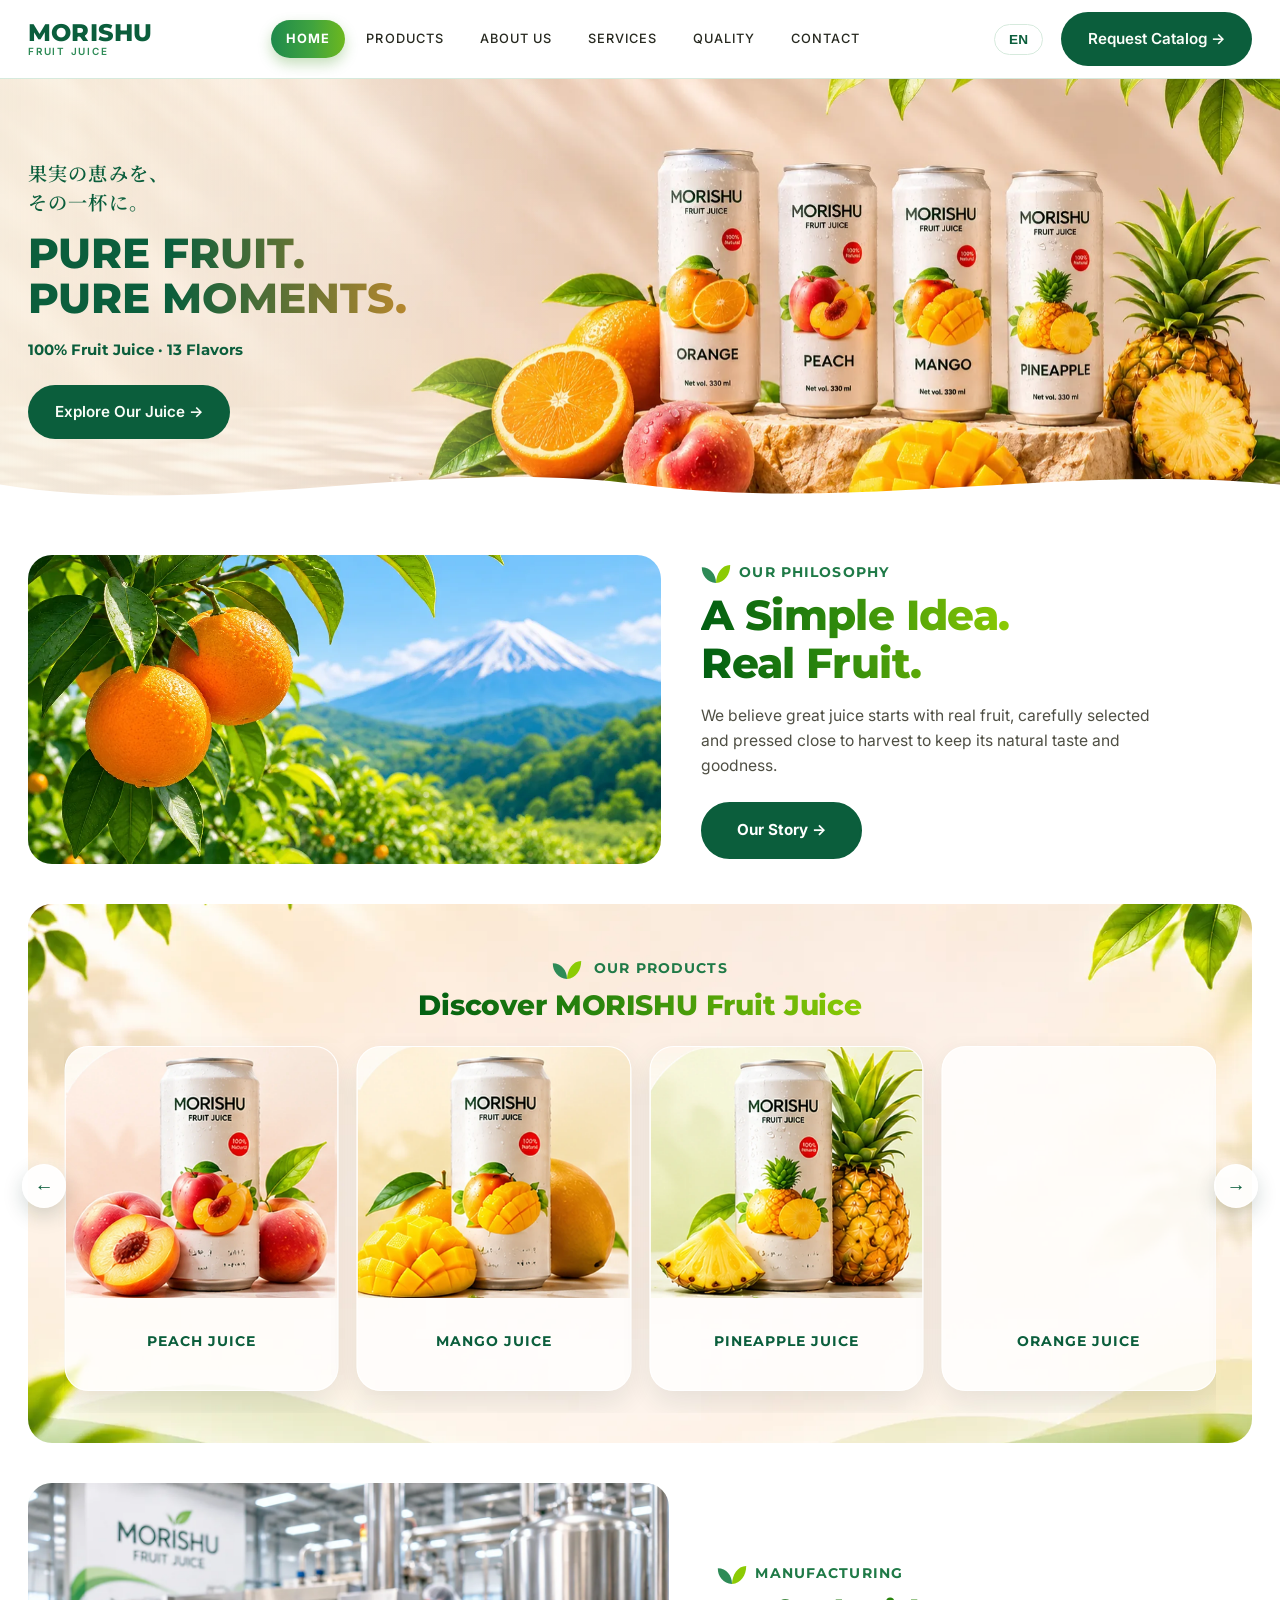
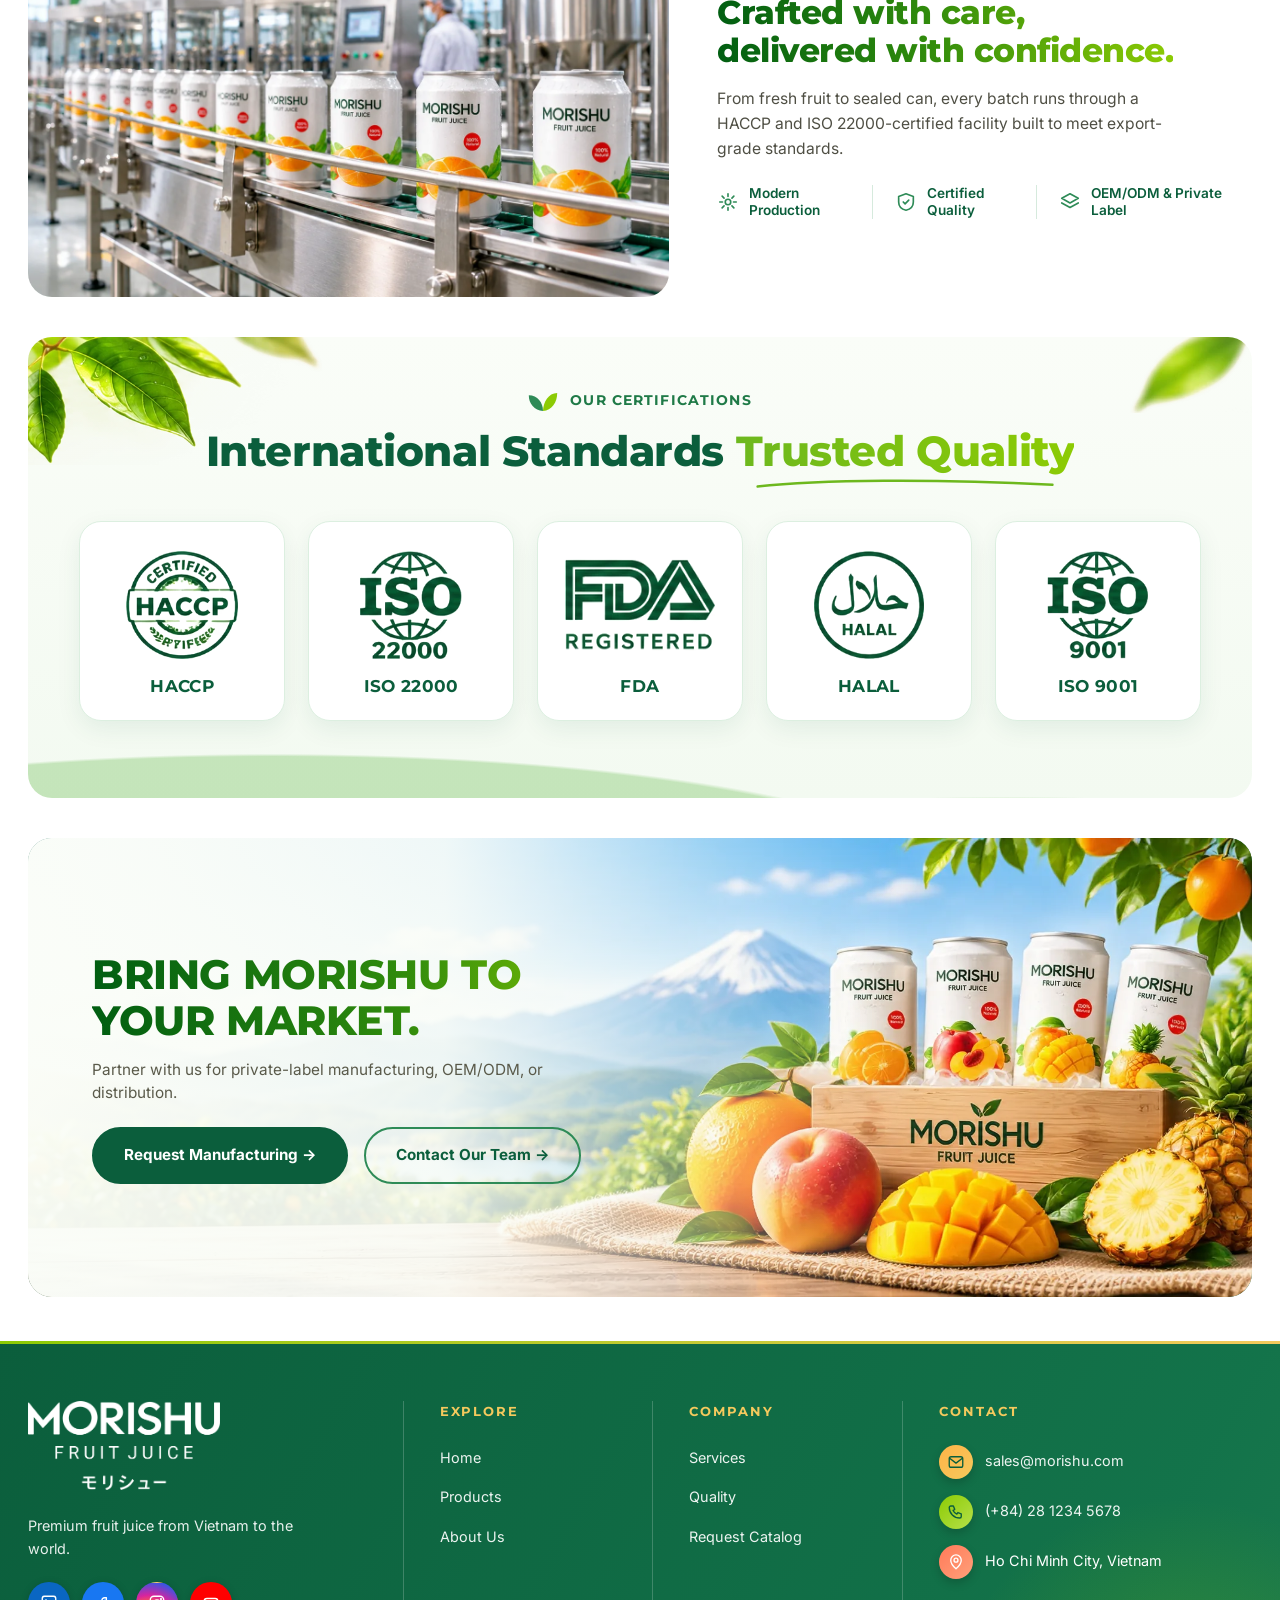
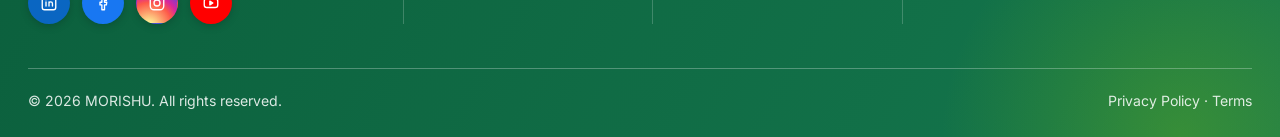
<file: index.html>
<!DOCTYPE html>
<html lang="en">
<head>
<meta charset="UTF-8">
<meta name="viewport" content="width=device-width, initial-scale=1.0">
<title>MORISHU — Pure Fruit, Pure Moments</title>
<meta name="description" content="MORISHU presses 13 real fruits grown across Vietnam into every can — 100% fruit juice, no added sugar, HACCP &amp; ISO certified for export.">
<link rel="preconnect" href="https://fonts.googleapis.com">
<link rel="preconnect" href="https://fonts.gstatic.com" crossorigin>
<link href="https://fonts.googleapis.com/css2?family=Montserrat:ital,wght@0,700;0,800;1,700;1,800&family=Inter:wght@400;500;600;700&display=swap" rel="stylesheet">
<link href="https://fonts.googleapis.com/css2?family=Noto+Serif+JP:wght@500;600&display=swap" rel="stylesheet">
<link rel="stylesheet" href="css/style.css">
</head>
<body>

<header class="site-header">
  <div class="container">
    <a href="index.html" class="logo">
      <span class="mark">MORISHU</span>
      <span class="sub">FRUIT JUICE</span>
    </a>
    <nav class="main-nav">
      <a href="index.html" aria-current="page" data-en="Home" data-vi="Trang chủ">Home</a>
      <a href="products.html" data-en="Products" data-vi="Sản phẩm">Products</a>
      <a href="about.html" data-en="About Us" data-vi="Giới thiệu">About Us</a>
      <a href="services.html" data-en="Services" data-vi="Dịch vụ">Services</a>
      <a href="quality.html" data-en="Quality" data-vi="Chất lượng">Quality</a>
      <a href="contact.html" data-en="Contact" data-vi="Liên hệ">Contact</a>
    </nav>
    <div class="header-actions">
      <button class="lang-switch" type="button" aria-label="Switch to Vietnamese">
        <span class="lang-current">EN</span>
      </button>
      <a class="btn btn-primary" href="contact.html" data-en="Request Catalog →" data-vi="Yêu cầu catalog →">Request Catalog →</a>
      <button class="nav-toggle" type="button" aria-label="Open menu" aria-expanded="false"><span></span></button>
    </div>
  </div>
</header>

<!-- ============ HERO ============ -->
<section class="hero">
  <div class="container hero-grid">
    <div class="reveal in">
      <div class="hero-jp" lang="ja">果実の恵みを、<br>その一杯に。</div>
      <h1 data-en="Pure fruit.<br>Pure moments." data-vi="Trọn vị trái cây.<br>Trọn khoảnh khắc.">Pure fruit.<br>Pure moments.</h1>
      <p class="hero-meta2" data-en="100% Fruit Juice · 13 Flavors" data-vi="100% Nước ép trái cây · 13 Hương vị">100% Fruit Juice · 13 Flavors</p>
      <a href="products.html" class="btn btn-primary" data-en="Explore Our Juice →" data-vi="Khám phá nước ép →">Explore Our Juice →</a>
    </div>
  </div>

  <img class="hero-bg" src="images/hero/hero-1942.webp" srcset="images/hero/hero-1000.webp 1000w, images/hero/hero-1942.webp 1942w" sizes="100vw" width="1942" height="809" alt="MORISHU fruit juice cans with orange, peach, mango and pineapple" fetchpriority="high">

  <svg class="wave" viewBox="0 0 1440 90" preserveAspectRatio="none">
    <path d="M0 40 C 240 90 480 0 720 40 C 960 80 1200 10 1440 40 L1440 90 L0 90 Z" fill="#FFFFFF"/>
  </svg>
</section>

<!-- ============ STORY ============ -->
<section class="section sec-white">
  <div class="container story2">
    <div class="story-photo reveal"><img src="images/story/orchard.webp" alt="Ripe oranges on the tree in a Vietnamese orchard with mountains in the background" width="1200" height="800" loading="lazy"></div>
    <div class="story-text reveal">
      <div class="eyebrow story-eyebrow"><svg width="30" height="24" viewBox="0 0 38 30" aria-hidden="true"><path d="M19 29C19 18 12 9 1 9c0 11 7 19 18 20z" fill="#2E8B57"/><path d="M19 29C19 18 26 6 37 6c0 12-7 22-18 23z" fill="#8CCB04"/></svg><span data-en="OUR PHILOSOPHY" data-vi="TRIẾT LÝ CỦA CHÚNG TÔI">OUR PHILOSOPHY</span></div>
      <h2 data-en="A Simple Idea.<br>Real Fruit." data-vi="Một ý tưởng giản dị.<br>Trái cây thật.">A Simple Idea.<br>Real Fruit.</h2>
      <p data-en="We believe great juice starts with real fruit, carefully selected and pressed close to harvest to keep its natural taste and goodness." data-vi="Chúng tôi tin rằng nước ép ngon bắt đầu từ trái cây thật, được chọn lọc kỹ và ép ngay sau thu hoạch để giữ trọn vị tự nhiên.">We believe great juice starts with real fruit, carefully selected and pressed close to harvest to keep its natural taste and goodness.</p>
      <a href="about.html" class="btn btn-primary" data-en="Our Story →" data-vi="Câu chuyện của chúng tôi →">Our Story →</a>
    </div>
  </div>
</section>

<!-- ============ FLAVORS ============ -->
<section class="section feat-section">
  <img class="feat-bg" src="images/bg/section-bg.webp" alt="" width="1920" height="1081" loading="lazy">
  <div class="container">
    <div class="section-head center reveal">
      <div class="eyebrow story-eyebrow"><svg width="30" height="24" viewBox="0 0 38 30" aria-hidden="true"><path d="M19 29C19 18 12 9 1 9c0 11 7 19 18 20z" fill="#2E8B57"/><path d="M19 29C19 18 26 6 37 6c0 12-7 22-18 23z" fill="#8CCB04"/></svg><span data-en="OUR PRODUCTS" data-vi="SẢN PHẨM">OUR PRODUCTS</span></div>
      <h2 data-en="Discover MORISHU Fruit Juice" data-vi="Khám phá nước ép trái cây MORISHU">Discover MORISHU Fruit Juice</h2>
    </div>
    <div class="feat-carousel reveal" aria-roledescription="carousel">
    <button class="feat-arrow prev" type="button" aria-label="Previous">&#8592;</button>
    <button class="feat-arrow next" type="button" aria-label="Next">&#8594;</button>
    <div class="feat-viewport"><div class="feat-grid">
      <a class="feat-card" href="products.html">
        <div class="feat-photo"><img src="images/featured/orange.webp" alt="MORISHU Orange Juice can" width="750" height="690" loading="lazy"></div>
        <div class="feat-body">
          <h3 data-en="Orange Juice" data-vi="Nước ép Cam">Orange Juice</h3>
          <span class="feat-link" data-en="View Product →" data-vi="Xem sản phẩm →">View Product →</span>
        </div>
      </a>
      <a class="feat-card" href="products.html">
        <div class="feat-photo"><img src="images/featured/peach.webp" alt="MORISHU Peach Juice can" width="750" height="690" loading="lazy"></div>
        <div class="feat-body">
          <h3 data-en="Peach Juice" data-vi="Nước ép Đào">Peach Juice</h3>
          <span class="feat-link" data-en="View Product →" data-vi="Xem sản phẩm →">View Product →</span>
        </div>
      </a>
      <a class="feat-card" href="products.html">
        <div class="feat-photo"><img src="images/featured/mango.webp" alt="MORISHU Mango Juice can" width="750" height="690" loading="lazy"></div>
        <div class="feat-body">
          <h3 data-en="Mango Juice" data-vi="Nước ép Xoài">Mango Juice</h3>
          <span class="feat-link" data-en="View Product →" data-vi="Xem sản phẩm →">View Product →</span>
        </div>
      </a>
      <a class="feat-card" href="products.html">
        <div class="feat-photo"><img src="images/featured/pineapple.webp" alt="MORISHU Pineapple Juice can" width="750" height="690" loading="lazy"></div>
        <div class="feat-body">
          <h3 data-en="Pineapple Juice" data-vi="Nước ép Dứa">Pineapple Juice</h3>
          <span class="feat-link" data-en="View Product →" data-vi="Xem sản phẩm →">View Product →</span>
        </div>
      </a>
    </div></div>
    </div>
  </div>
</section>

<!-- ============ MANUFACTURING TEASER ============ -->
<section class="section sec-white">
  <div class="container story2 mfg2">
    <div class="story-photo reveal"><img src="images/factory/production-line.webp" alt="MORISHU juice cans moving along a stainless-steel production line in the factory" width="1400" height="900" loading="lazy"></div>
    <div class="story-text reveal">
      <div class="eyebrow story-eyebrow"><svg width="30" height="24" viewBox="0 0 38 30" aria-hidden="true"><path d="M19 29C19 18 12 9 1 9c0 11 7 19 18 20z" fill="#2E8B57"/><path d="M19 29C19 18 26 6 37 6c0 12-7 22-18 23z" fill="#8CCB04"/></svg><span data-en="MANUFACTURING" data-vi="SẢN XUẤT">MANUFACTURING</span></div>
      <h2 data-en="Crafted with care,<br>delivered with confidence." data-vi="Chế biến tận tâm,<br>giao hàng tin cậy.">Crafted with care,<br>delivered with confidence.</h2>
      <p data-en="From fresh fruit to sealed can, every batch runs through a HACCP and ISO 22000-certified facility built to meet export-grade standards." data-vi="Từ trái cây tươi đến lon đóng kín, mỗi lô hàng đều qua nhà máy đạt chứng nhận HACCP và ISO 22000, đáp ứng tiêu chuẩn xuất khẩu.">From fresh fruit to sealed can, every batch runs through a HACCP and ISO 22000-certified facility built to meet export-grade standards.</p>
      <ul class="mfg-feats">
        <li><svg width="22" height="22" viewBox="0 0 24 24" fill="none" stroke="currentColor" stroke-width="1.8" stroke-linecap="round" stroke-linejoin="round" aria-hidden="true"><circle cx="12" cy="12" r="3"/><path d="M12 3v3M12 18v3M3 12h3M18 12h3M5.600 5.600l2.100 2.100M16.300 16.300l2.100 2.100M5.600 18.400l2.100-2.100M16.300 7.700l2.100-2.100"/></svg><span data-en="Modern Production" data-vi="Sản xuất hiện đại">Modern Production</span></li>
        <li><svg width="22" height="22" viewBox="0 0 24 24" fill="none" stroke="currentColor" stroke-width="1.8" stroke-linecap="round" stroke-linejoin="round" aria-hidden="true"><path d="M12 3l8 3v6c0 5-3.500 8-8 9-4.500-1-8-4-8-9V6l8-3z"/><path d="m9 12 2 2 4-4"/></svg><span data-en="Certified Quality" data-vi="Chất lượng được chứng nhận">Certified Quality</span></li>
        <li><svg width="22" height="22" viewBox="0 0 24 24" fill="none" stroke="currentColor" stroke-width="1.8" stroke-linecap="round" stroke-linejoin="round" aria-hidden="true"><path d="m12 3 9 5-9 5-9-5 9-5z"/><path d="m3 13 9 5 9-5"/></svg><span data-en="OEM/ODM &amp; Private Label" data-vi="OEM/ODM &amp; nhãn hàng riêng">OEM/ODM &amp; Private Label</span></li>
      </ul>
    </div>
  </div>
</section>

<!-- ============ CERTIFICATIONS ============ -->
<section class="cv-section">
  <div class="container">
    <div class="cv-box">
      <img class="cv-leaf tl" src="images/certs2/leaf-tl.webp" alt="" aria-hidden="true" loading="lazy">
      <img class="cv-leaf tr" src="images/certs2/leaf-tr.webp" alt="" aria-hidden="true" loading="lazy">
      <div class="cv-eyebrow reveal story-eyebrow"><svg width="30" height="24" viewBox="0 0 38 30" aria-hidden="true"><path d="M19 29C19 18 12 9 1 9c0 11 7 19 18 20z" fill="#2E8B57"/><path d="M19 29C19 18 26 6 37 6c0 12-7 22-18 23z" fill="#8CCB04"/></svg><span data-en="OUR CERTIFICATIONS" data-vi="CHỨNG NHẬN CỦA CHÚNG TÔI">OUR CERTIFICATIONS</span></div>
      <h2 class="cv-title reveal"><span class="a" data-en="International Standards" data-vi="Tiêu chuẩn quốc tế">International Standards</span> <span class="b"><span data-en="Trusted Quality" data-vi="Chất lượng tin cậy">Trusted Quality</span><svg viewBox="0 0 420 14" preserveAspectRatio="none" aria-hidden="true"><path d="M2 11C90 3 250 2 418 9" fill="none" stroke="#6DB81E" stroke-width="3" stroke-linecap="round"/></svg></span></h2>
      <ul class="cv-list">
        <li><img src="images/certs2/haccp.webp" alt="HACCP certified" loading="lazy"><span>HACCP</span></li>
        <li><img src="images/certs2/iso22000.webp" alt="ISO 22000 certified" loading="lazy"><span>ISO 22000</span></li>
        <li><img src="images/certs2/fda.webp" alt="FDA registered" loading="lazy"><span>FDA</span></li>
        <li><img src="images/certs2/halal.webp" alt="HALAL certification" loading="lazy"><span>HALAL</span></li>
        <li><img src="images/certs2/iso9001.webp" alt="ISO 9001 certified" loading="lazy"><span>ISO 9001</span></li>
      </ul>
    </div>
  </div>
</section>

<!-- ============ CTA ============ -->
<section class="section sec-white cta-sec">
  <div class="container">
    <div class="cta-banner cta-photo reveal">
      <img class="cta-bg" src="images/cta/cta-bg.webp" alt="" width="2048" height="768" loading="lazy">
      <div>
        <h2 data-en="Bring MORISHU to your market." data-vi="Mang MORISHU đến thị trường của bạn.">Bring MORISHU to your market.</h2>
        <p data-en="Partner with us for private-label manufacturing, OEM/ODM, or distribution." data-vi="Hợp tác cùng chúng tôi về sản xuất nhãn hàng riêng, OEM/ODM hoặc phân phối.">Partner with us for private-label manufacturing, OEM/ODM, or distribution.</p>
      </div>
      <div class="cta-actions">
        <a href="services.html" class="btn btn-outline-light" data-en="Request Manufacturing →" data-vi="Yêu cầu sản xuất →">Request Manufacturing →</a>
        <a href="contact.html" class="btn btn-primary" data-en="Contact Our Team →" data-vi="Liên hệ đội ngũ →">Contact Our Team →</a>
      </div>
    </div>
  </div>
</section>

<footer class="site-footer">
  <div class="container footer-inner">
    <div class="footer-brand">
      <a href="index.html" class="footer-logo" aria-label="MORISHU Fruit Juice"><img src="images/logo/logo-white.webp" alt="MORISHU Fruit Juice" width="900" height="418" loading="lazy"></a>
      <p data-en="Premium fruit juice from Vietnam to the world." data-vi="Nước ép trái cây cao cấp từ Việt Nam vươn ra thế giới.">Premium fruit juice from Vietnam to the world.</p>
      <div class="social-row">
        <a href="#" aria-label="LinkedIn"><svg viewBox="0 0 24 24" width="18" height="18" fill="none" stroke="currentColor" stroke-width="1.8" stroke-linecap="round" stroke-linejoin="round" aria-hidden="true"><rect x="3" y="3" width="18" height="18" rx="3"/><path d="M8 10.5V16M8 7.6v.1M12 16v-3.2a2.3 2.3 0 0 1 4.600 0V16M12 10.500V16"/></svg></a>
        <a href="#" aria-label="Facebook"><svg viewBox="0 0 24 24" width="18" height="18" fill="none" stroke="currentColor" stroke-width="1.8" stroke-linecap="round" stroke-linejoin="round" aria-hidden="true"><path d="M14 8.5h2.5V5H14a3.5 3.5 0 0 0-3.500 3.500V11H8v3.500h2.500V21H14v-6.500h2.500L17 11h-3V8.800c0-.2.1-.3.300-.3z"/></svg></a>
        <a href="#" aria-label="Instagram"><svg viewBox="0 0 24 24" width="18" height="18" fill="none" stroke="currentColor" stroke-width="1.8" stroke-linecap="round" stroke-linejoin="round" aria-hidden="true"><rect x="3" y="3" width="18" height="18" rx="5"/><circle cx="12" cy="12" r="4"/><circle cx="17.300" cy="6.700" r=".6" fill="currentColor"/></svg></a>
        <a href="#" aria-label="YouTube"><svg viewBox="0 0 24 24" width="18" height="18" fill="none" stroke="currentColor" stroke-width="1.8" stroke-linecap="round" stroke-linejoin="round" aria-hidden="true"><rect x="3" y="6" width="18" height="12" rx="3.500"/><path d="m10.500 9.500 4 2.500-4 2.500z" fill="currentColor"/></svg></a>
      </div>
    </div>
    <div>
      <h4 data-en="EXPLORE" data-vi="KHÁM PHÁ">EXPLORE</h4>
      <ul>
        <li><a href="index.html" data-en="Home" data-vi="Trang chủ">Home</a></li>
        <li><a href="products.html" data-en="Products" data-vi="Sản phẩm">Products</a></li>
        <li><a href="about.html" data-en="About Us" data-vi="Giới thiệu">About Us</a></li>
      </ul>
    </div>
    <div>
      <h4 data-en="COMPANY" data-vi="CÔNG TY">COMPANY</h4>
      <ul>
        <li><a href="services.html" data-en="Services" data-vi="Dịch vụ">Services</a></li>
        <li><a href="quality.html" data-en="Quality" data-vi="Chất lượng">Quality</a></li>
        <li><a href="contact.html" data-en="Request Catalog" data-vi="Yêu cầu catalog">Request Catalog</a></li>
      </ul>
    </div>
    <div>
      <h4 data-en="CONTACT" data-vi="LIÊN HỆ">CONTACT</h4>
      <ul class="footer-contact">
        <li><span class="fc-ico"><svg viewBox="0 0 24 24" width="18" height="18" fill="none" stroke="currentColor" stroke-width="1.8" stroke-linecap="round" stroke-linejoin="round" aria-hidden="true"><rect x="3" y="5" width="18" height="14" rx="2.5"/><path d="m3.5 7 8.5 6.5L20.5 7"/></svg></span><a href="mailto:sales@morishu.com">sales@morishu.com</a></li>
        <li><span class="fc-ico"><svg viewBox="0 0 24 24" width="18" height="18" fill="none" stroke="currentColor" stroke-width="1.8" stroke-linecap="round" stroke-linejoin="round" aria-hidden="true"><path d="M5 4h3.5l1.8 4.5-2.2 1.4a11 11 0 0 0 5 5l1.4-2.2L19 14.5V18a2 2 0 0 1-2 2A14 14 0 0 1 3 6a2 2 0 0 1 2-2z"/></svg></span><a href="tel:+842812345678">(+84) 28 1234 5678</a></li>
        <li><span class="fc-ico"><svg viewBox="0 0 24 24" width="18" height="18" fill="none" stroke="currentColor" stroke-width="1.8" stroke-linecap="round" stroke-linejoin="round" aria-hidden="true"><path d="M12 21s7-6.2 7-11.5A7 7 0 0 0 5 9.5C5 14.800 12 21 12 21z"/><circle cx="12" cy="9.5" r="2.6"/></svg></span><span data-en="Ho Chi Minh City, Vietnam" data-vi="TP. Hồ Chí Minh, Việt Nam">Ho Chi Minh City, Vietnam</span></li>
      </ul>
    </div>
  </div>
  <div class="container footer-bottom">
    <span data-en="© 2026 MORISHU. All rights reserved." data-vi="© 2026 MORISHU. Bảo lưu mọi quyền.">© 2026 MORISHU. All rights reserved.</span>
    <span data-en="Privacy Policy · Terms" data-vi="Chính sách bảo mật · Điều khoản">Privacy Policy · Terms</span>
  </div>
</footer>

<script src="js/main.js"></script>
<script src="js/carousel.js"></script>
</body>
</html>
</file>
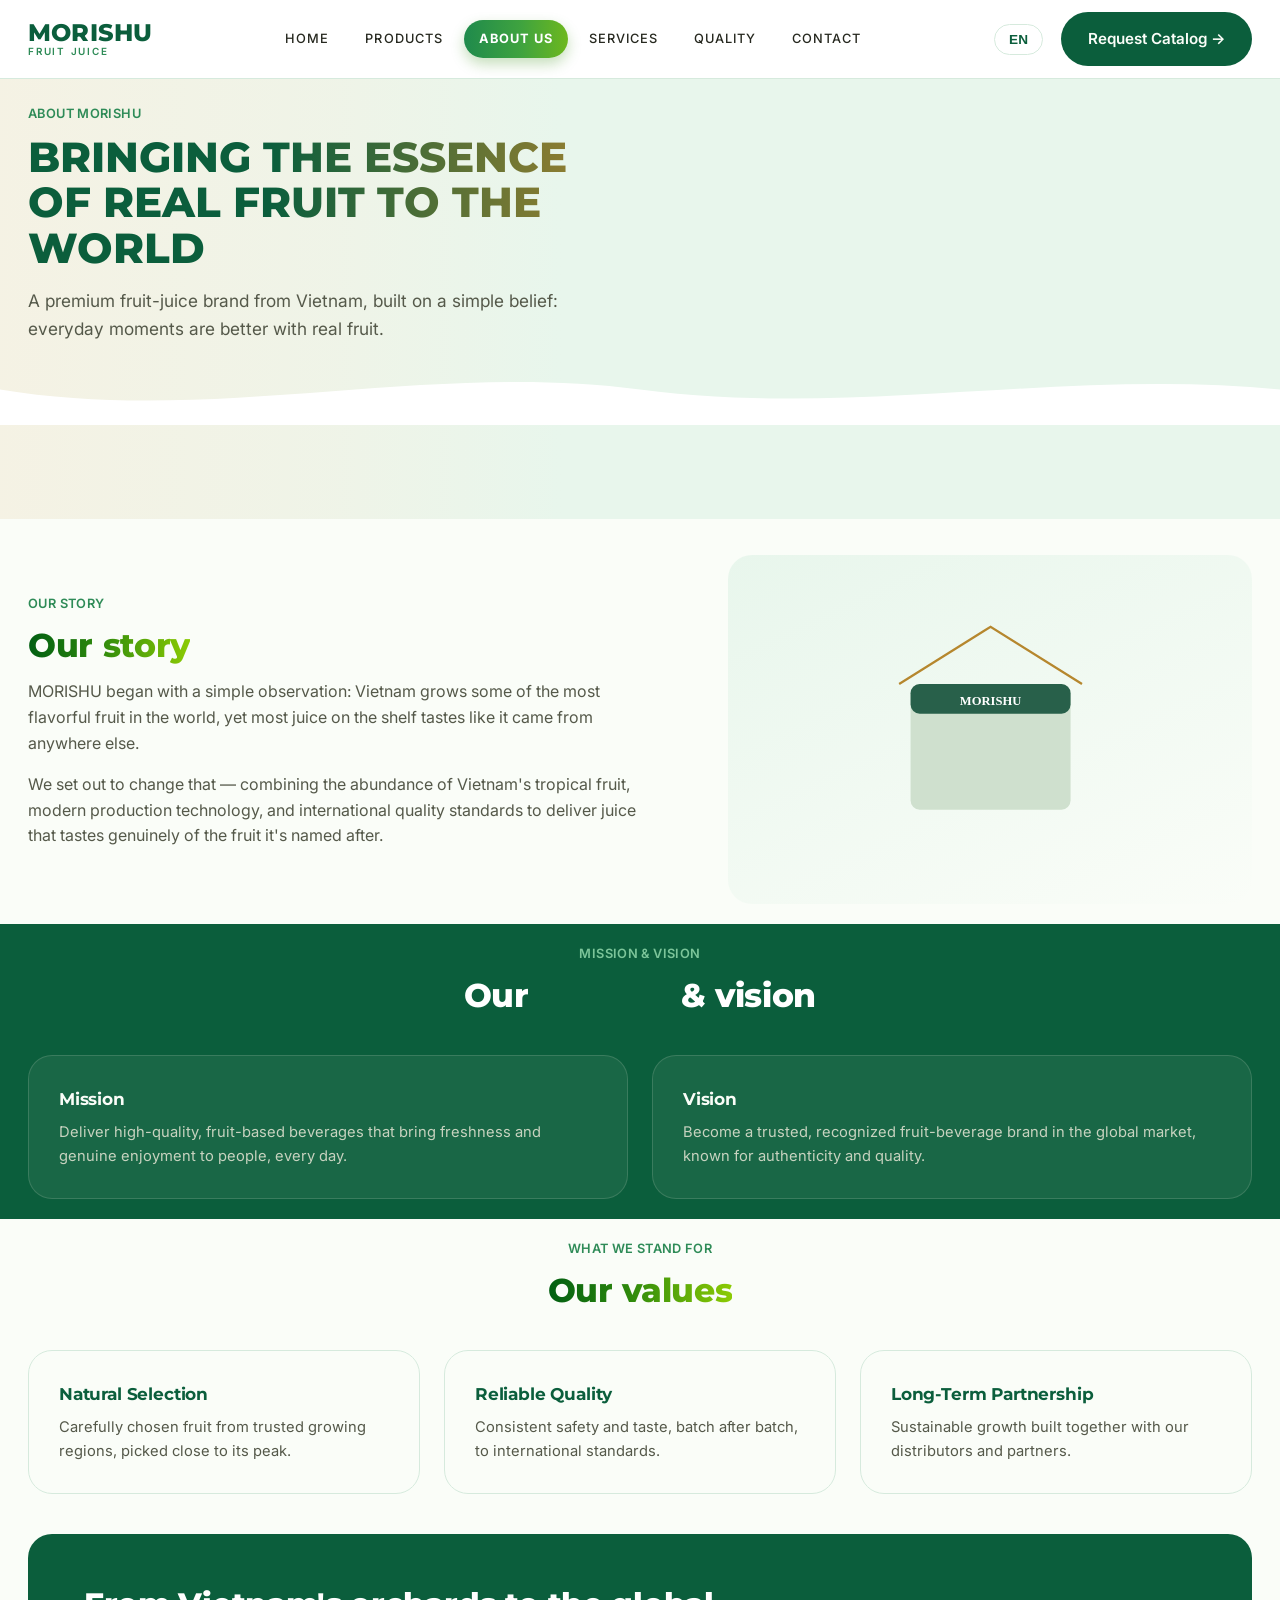
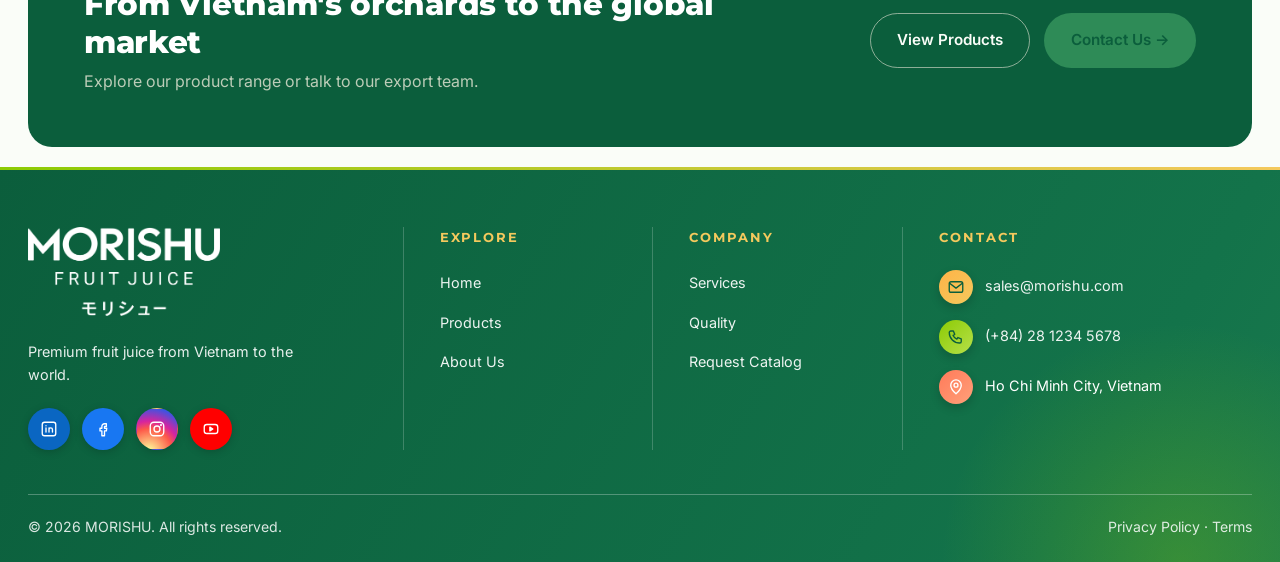
<file: about.html>
<!DOCTYPE html>
<html lang="en">
<head>
<meta charset="UTF-8">
<meta name="viewport" content="width=device-width, initial-scale=1.0">
<title>About Us — MORISHU Fruit Juice</title>
<meta name="description" content="MORISHU is a premium fruit juice brand from Vietnam, built on a simple belief: everyday moments are better with real fruit.">
<link rel="preconnect" href="https://fonts.googleapis.com">
<link rel="preconnect" href="https://fonts.gstatic.com" crossorigin>
<link href="https://fonts.googleapis.com/css2?family=Montserrat:ital,wght@0,700;0,800;1,700;1,800&family=Inter:wght@400;500;600;700&display=swap" rel="stylesheet">
<link rel="stylesheet" href="css/style.css">
</head>
<body>

<header class="site-header">
  <div class="container">
    <a href="index.html" class="logo">
      <span class="mark">MORISHU</span>
      <span class="sub">FRUIT JUICE</span>
    </a>
    <nav class="main-nav">
      <a href="index.html" data-en="Home" data-vi="Trang chủ">Home</a>
      <a href="products.html" data-en="Products" data-vi="Sản phẩm">Products</a>
      <a href="about.html" aria-current="page" data-en="About Us" data-vi="Giới thiệu">About Us</a>
      <a href="services.html" data-en="Services" data-vi="Dịch vụ">Services</a>
      <a href="quality.html" data-en="Quality" data-vi="Chất lượng">Quality</a>
      <a href="contact.html" data-en="Contact" data-vi="Liên hệ">Contact</a>
    </nav>
    <div class="header-actions">
      <button class="lang-switch" type="button" aria-label="Switch to Vietnamese"><span class="lang-current">EN</span></button>
      <a class="btn btn-primary" href="contact.html" data-en="Request Catalog →" data-vi="Yêu cầu catalog →">Request Catalog →</a>
      <button class="nav-toggle" type="button" aria-label="Open menu" aria-expanded="false"><span></span></button>
    </div>
  </div>
</header>

<section class="hero" style="padding-bottom:70px;">
  <div class="container">
    <div class="eyebrow" data-en="ABOUT MORISHU" data-vi="GIỚI THIỆU MORISHU">ABOUT MORISHU</div>
    <h1 style="max-width:640px;" data-en="Bringing the essence<br>of <em>real fruit</em> to the world" data-vi="Mang tinh hoa<br><em>trái cây thật</em> đến thế giới">Bringing the essence<br>of <em>real fruit</em> to the world</h1>
    <p class="lede" data-en="A premium fruit-juice brand from Vietnam, built on a simple belief: everyday moments are better with real fruit." data-vi="Thương hiệu nước ép trái cây cao cấp từ Việt Nam, xây dựng trên niềm tin giản dị: khoảnh khắc đời thường sẽ tuyệt hơn khi có trái cây thật.">A premium fruit-juice brand from Vietnam, built on a simple belief: everyday moments are better with real fruit.</p>
  </div>
  <svg class="wave" viewBox="0 0 1440 90" preserveAspectRatio="none" style="position:relative; margin-top:40px;">
    <path d="M0 40 C 240 90 480 0 720 40 C 960 80 1200 10 1440 40 L1440 90 L0 90 Z" fill="#FFFFFF"/>
  </svg>
</section>

<section class="section">
  <div class="container story">
    <div class="reveal">
      <div class="eyebrow" data-en="OUR STORY" data-vi="CÂU CHUYỆN CỦA CHÚNG TÔI">OUR STORY</div>
      <h2 data-en="Our <em>story</em>" data-vi="Câu chuyện <em>của chúng tôi</em>">Our <em>story</em></h2>
      <p data-en="MORISHU began with a simple observation: Vietnam grows some of the most flavorful fruit in the world, yet most juice on the shelf tastes like it came from anywhere else." data-vi="MORISHU bắt đầu từ một nhận định giản dị: Việt Nam có những loại trái cây đậm vị bậc nhất thế giới, nhưng phần lớn nước ép trên kệ hàng lại không mang hương vị ấy.">MORISHU began with a simple observation: Vietnam grows some of the most flavorful fruit in the world, yet most juice on the shelf tastes like it came from anywhere else.</p>
      <p data-en="We set out to change that — combining the abundance of Vietnam's tropical fruit, modern production technology, and international quality standards to deliver juice that tastes genuinely of the fruit it's named after." data-vi="Chúng tôi quyết tâm thay đổi điều đó — kết hợp sự phong phú của trái cây nhiệt đới Việt Nam, công nghệ sản xuất hiện đại và tiêu chuẩn chất lượng quốc tế để tạo ra ly nước ép mang đúng vị của loại trái cây mang tên nó.">We set out to change that — combining the abundance of Vietnam's tropical fruit, modern production technology, and international quality standards to deliver juice that tastes genuinely of the fruit it's named after.</p>
    </div>
    <div class="story-media reveal" style="transition-delay:.1s;">
      <div class="story-photo">
        <svg viewBox="0 0 200 220" fill="none">
          <rect x="30" y="70" width="140" height="110" rx="8" fill="#CFE0CE"/>
          <rect x="30" y="70" width="140" height="26" rx="8" fill="#28604A"/>
          <text x="100" y="88" text-anchor="middle" font-family="Fraunces, serif" font-size="11" fill="#FFFFFF" font-weight="700">MORISHU</text>
          <path d="M20 70 L100 20 L180 70" stroke="#B6872E" stroke-width="2" fill="none"/>
        </svg>
      </div>
    </div>
  </div>
</section>

<section class="section section-dark">
  <div class="container">
    <div class="section-head center reveal">
      <div class="eyebrow" style="color:var(--gold-soft);" data-en="MISSION &amp; VISION" data-vi="SỨ MỆNH &amp; TẦM NHÌN">MISSION &amp; VISION</div>
      <h2 data-en="Our <em>mission</em> &amp; vision" data-vi="Sứ mệnh &amp; <em>tầm nhìn</em>">Our <em>mission</em> &amp; vision</h2>
    </div>
    <div class="feature-trio reveal" style="grid-template-columns:1fr 1fr;">
      <div class="feature" style="background:rgba(248,241,226,.06); border-color:rgba(248,241,226,.15);">
        <h3 style="color:var(--cream-soft);" data-en="Mission" data-vi="Sứ mệnh">Mission</h3>
        <p style="color:rgba(248,241,226,.78);" data-en="Deliver high-quality, fruit-based beverages that bring freshness and genuine enjoyment to people, every day." data-vi="Mang đến những sản phẩm đồ uống từ trái cây chất lượng cao, mang lại sự tươi mới và niềm vui thật sự cho mọi người mỗi ngày.">Deliver high-quality, fruit-based beverages that bring freshness and genuine enjoyment to people, every day.</p>
      </div>
      <div class="feature" style="background:rgba(248,241,226,.06); border-color:rgba(248,241,226,.15);">
        <h3 style="color:var(--cream-soft);" data-en="Vision" data-vi="Tầm nhìn">Vision</h3>
        <p style="color:rgba(248,241,226,.78);" data-en="Become a trusted, recognized fruit-beverage brand in the global market, known for authenticity and quality." data-vi="Trở thành thương hiệu đồ uống trái cây được tin cậy và công nhận trên thị trường toàn cầu, nổi bật bởi sự chân thực và chất lượng.">Become a trusted, recognized fruit-beverage brand in the global market, known for authenticity and quality.</p>
      </div>
    </div>
  </div>
</section>

<section class="section">
  <div class="container">
    <div class="section-head center reveal">
      <div class="eyebrow" data-en="WHAT WE STAND FOR" data-vi="GIÁ TRỊ CỐT LÕI">WHAT WE STAND FOR</div>
      <h2 data-en="Our <em>values</em>" data-vi="Giá trị <em>của chúng tôi</em>">Our <em>values</em></h2>
    </div>
    <div class="feature-trio reveal">
      <div class="feature">
        <h3 data-en="Natural Selection" data-vi="Tuyển chọn tự nhiên">Natural Selection</h3>
        <p data-en="Carefully chosen fruit from trusted growing regions, picked close to its peak." data-vi="Trái cây được tuyển chọn kỹ từ các vùng trồng đáng tin cậy, thu hái đúng độ chín.">Carefully chosen fruit from trusted growing regions, picked close to its peak.</p>
      </div>
      <div class="feature">
        <h3 data-en="Reliable Quality" data-vi="Chất lượng đáng tin cậy">Reliable Quality</h3>
        <p data-en="Consistent safety and taste, batch after batch, to international standards." data-vi="An toàn và hương vị nhất quán qua từng lô, đạt tiêu chuẩn quốc tế.">Consistent safety and taste, batch after batch, to international standards.</p>
      </div>
      <div class="feature">
        <h3 data-en="Long-Term Partnership" data-vi="Hợp tác lâu dài">Long-Term Partnership</h3>
        <p data-en="Sustainable growth built together with our distributors and partners." data-vi="Phát triển bền vững cùng các nhà phân phối và đối tác của chúng tôi.">Sustainable growth built together with our distributors and partners.</p>
      </div>
    </div>
  </div>
</section>

<section class="section">
  <div class="container">
    <div class="cta-banner reveal">
      <div>
        <h2 data-en="From Vietnam's orchards to the global market" data-vi="Từ vườn trái cây Việt Nam đến thị trường toàn cầu">From Vietnam's orchards to the global market</h2>
        <p data-en="Explore our product range or talk to our export team." data-vi="Khám phá dòng sản phẩm hoặc trao đổi cùng đội ngũ xuất khẩu của chúng tôi.">Explore our product range or talk to our export team.</p>
      </div>
      <div class="cta-actions">
        <a href="products.html" class="btn btn-outline-light" data-en="View Products" data-vi="Xem sản phẩm">View Products</a>
        <a href="contact.html" class="btn btn-primary" style="background:var(--gold); color:var(--green-900);" data-en="Contact Us →" data-vi="Liên hệ →">Contact Us →</a>
      </div>
    </div>
  </div>
</section>

<footer class="site-footer">
  <div class="container footer-inner">
    <div class="footer-brand">
      <a href="index.html" class="footer-logo" aria-label="MORISHU Fruit Juice"><img src="images/logo/logo-white.webp" alt="MORISHU Fruit Juice" width="900" height="418" loading="lazy"></a>
      <p data-en="Premium fruit juice from Vietnam to the world." data-vi="Nước ép trái cây cao cấp từ Việt Nam vươn ra thế giới.">Premium fruit juice from Vietnam to the world.</p>
      <div class="social-row">
        <a href="#" aria-label="LinkedIn"><svg viewBox="0 0 24 24" width="18" height="18" fill="none" stroke="currentColor" stroke-width="1.8" stroke-linecap="round" stroke-linejoin="round" aria-hidden="true"><rect x="3" y="3" width="18" height="18" rx="3"/><path d="M8 10.5V16M8 7.6v.1M12 16v-3.2a2.3 2.3 0 0 1 4.600 0V16M12 10.500V16"/></svg></a>
        <a href="#" aria-label="Facebook"><svg viewBox="0 0 24 24" width="18" height="18" fill="none" stroke="currentColor" stroke-width="1.8" stroke-linecap="round" stroke-linejoin="round" aria-hidden="true"><path d="M14 8.5h2.5V5H14a3.5 3.5 0 0 0-3.500 3.500V11H8v3.500h2.500V21H14v-6.500h2.500L17 11h-3V8.800c0-.2.1-.3.300-.3z"/></svg></a>
        <a href="#" aria-label="Instagram"><svg viewBox="0 0 24 24" width="18" height="18" fill="none" stroke="currentColor" stroke-width="1.8" stroke-linecap="round" stroke-linejoin="round" aria-hidden="true"><rect x="3" y="3" width="18" height="18" rx="5"/><circle cx="12" cy="12" r="4"/><circle cx="17.300" cy="6.700" r=".6" fill="currentColor"/></svg></a>
        <a href="#" aria-label="YouTube"><svg viewBox="0 0 24 24" width="18" height="18" fill="none" stroke="currentColor" stroke-width="1.8" stroke-linecap="round" stroke-linejoin="round" aria-hidden="true"><rect x="3" y="6" width="18" height="12" rx="3.500"/><path d="m10.500 9.500 4 2.500-4 2.500z" fill="currentColor"/></svg></a>
      </div>
    </div>
    <div>
      <h4 data-en="EXPLORE" data-vi="KHÁM PHÁ">EXPLORE</h4>
      <ul>
        <li><a href="index.html" data-en="Home" data-vi="Trang chủ">Home</a></li>
        <li><a href="products.html" data-en="Products" data-vi="Sản phẩm">Products</a></li>
        <li><a href="about.html" data-en="About Us" data-vi="Giới thiệu">About Us</a></li>
      </ul>
    </div>
    <div>
      <h4 data-en="COMPANY" data-vi="CÔNG TY">COMPANY</h4>
      <ul>
        <li><a href="services.html" data-en="Services" data-vi="Dịch vụ">Services</a></li>
        <li><a href="quality.html" data-en="Quality" data-vi="Chất lượng">Quality</a></li>
        <li><a href="contact.html" data-en="Request Catalog" data-vi="Yêu cầu catalog">Request Catalog</a></li>
      </ul>
    </div>
    <div>
      <h4 data-en="CONTACT" data-vi="LIÊN HỆ">CONTACT</h4>
      <ul class="footer-contact">
        <li><span class="fc-ico"><svg viewBox="0 0 24 24" width="18" height="18" fill="none" stroke="currentColor" stroke-width="1.8" stroke-linecap="round" stroke-linejoin="round" aria-hidden="true"><rect x="3" y="5" width="18" height="14" rx="2.5"/><path d="m3.5 7 8.5 6.5L20.5 7"/></svg></span><a href="mailto:sales@morishu.com">sales@morishu.com</a></li>
        <li><span class="fc-ico"><svg viewBox="0 0 24 24" width="18" height="18" fill="none" stroke="currentColor" stroke-width="1.8" stroke-linecap="round" stroke-linejoin="round" aria-hidden="true"><path d="M5 4h3.5l1.8 4.5-2.2 1.4a11 11 0 0 0 5 5l1.4-2.2L19 14.5V18a2 2 0 0 1-2 2A14 14 0 0 1 3 6a2 2 0 0 1 2-2z"/></svg></span><a href="tel:+842812345678">(+84) 28 1234 5678</a></li>
        <li><span class="fc-ico"><svg viewBox="0 0 24 24" width="18" height="18" fill="none" stroke="currentColor" stroke-width="1.8" stroke-linecap="round" stroke-linejoin="round" aria-hidden="true"><path d="M12 21s7-6.2 7-11.5A7 7 0 0 0 5 9.5C5 14.800 12 21 12 21z"/><circle cx="12" cy="9.5" r="2.6"/></svg></span><span data-en="Ho Chi Minh City, Vietnam" data-vi="TP. Hồ Chí Minh, Việt Nam">Ho Chi Minh City, Vietnam</span></li>
      </ul>
    </div>
  </div>
  <div class="container footer-bottom">
    <span data-en="© 2026 MORISHU. All rights reserved." data-vi="© 2026 MORISHU. Bảo lưu mọi quyền.">© 2026 MORISHU. All rights reserved.</span>
    <span data-en="Privacy Policy · Terms" data-vi="Chính sách bảo mật · Điều khoản">Privacy Policy · Terms</span>
  </div>
</footer>

<script src="js/main.js"></script>
</body>
</html>
</file>
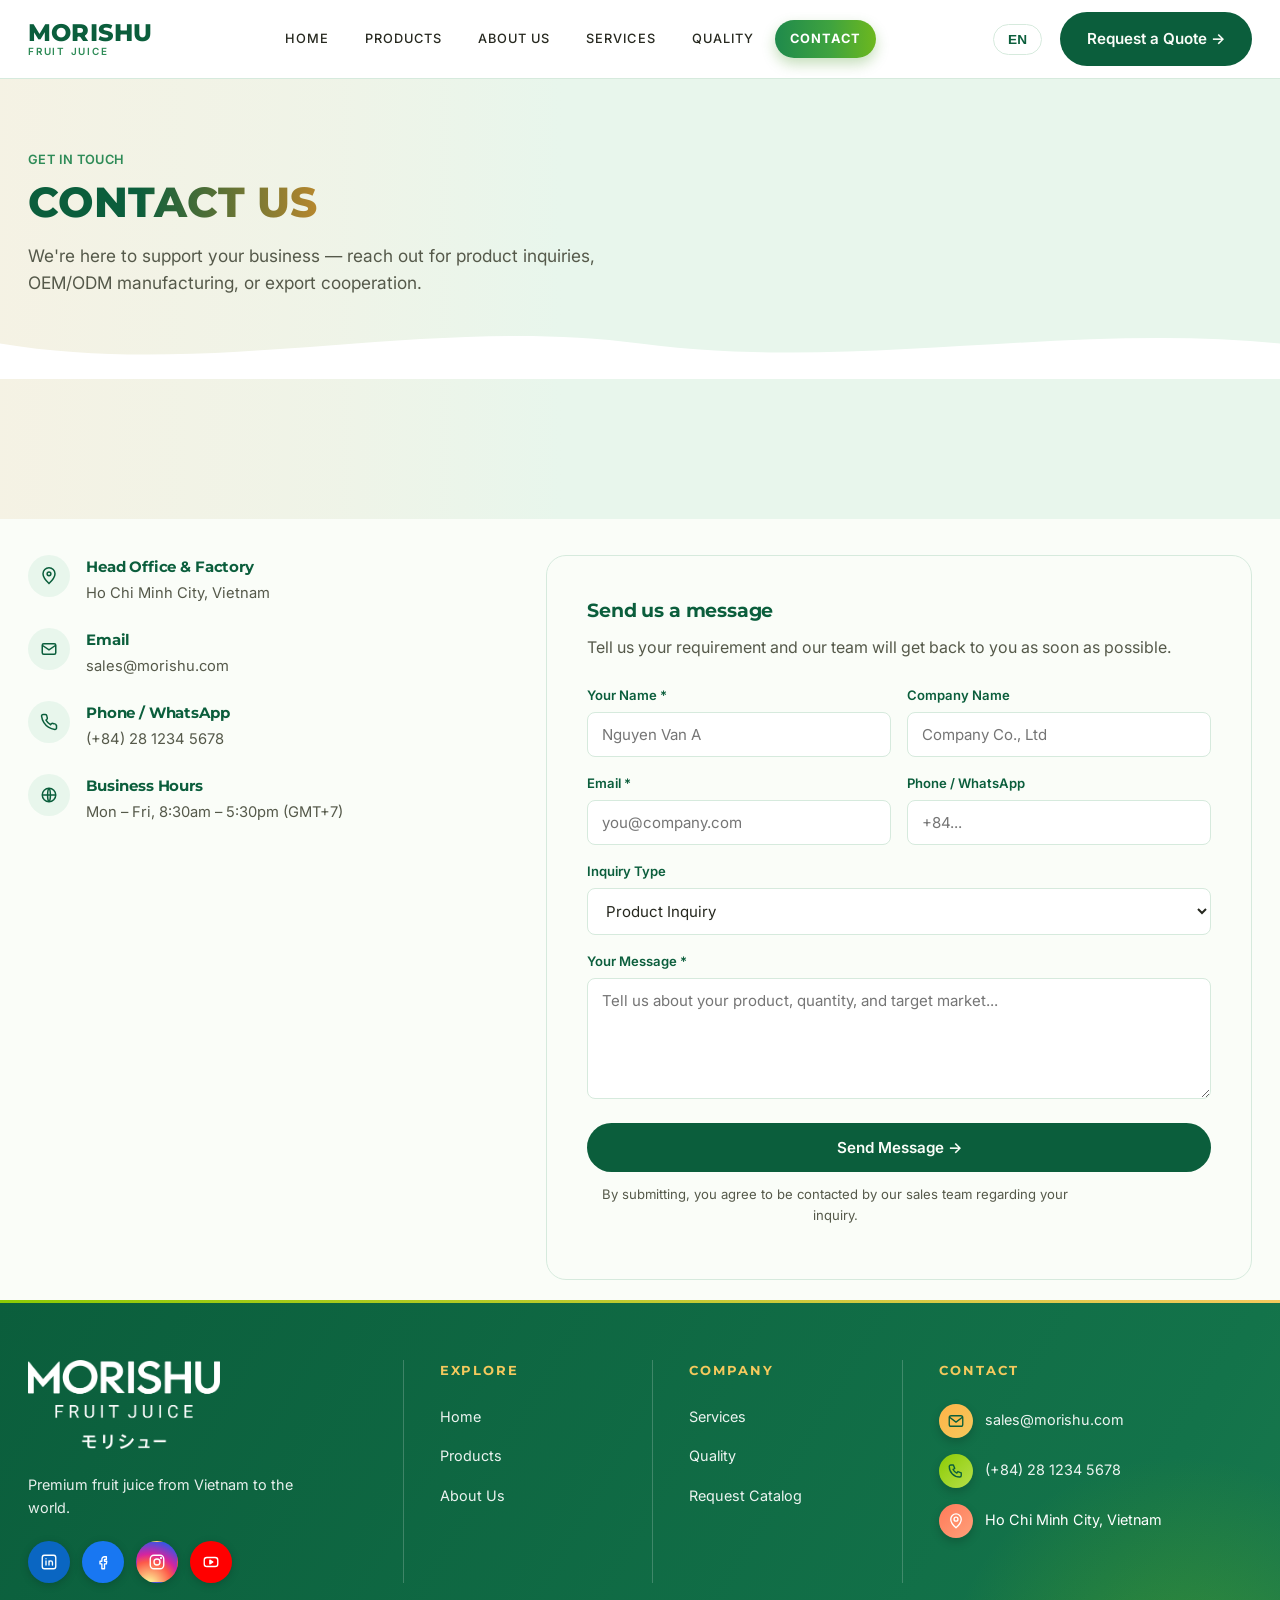
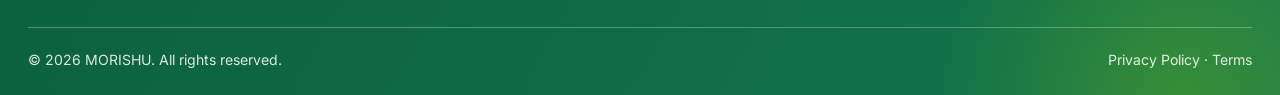
<file: contact.html>
<!DOCTYPE html>
<html lang="en">
<head>
<meta charset="UTF-8">
<meta name="viewport" content="width=device-width, initial-scale=1.0">
<title>Contact Us — MORISHU Fruit Juice</title>
<meta name="description" content="Contact MORISHU for product inquiries, OEM/ODM manufacturing, or export cooperation.">
<link rel="preconnect" href="https://fonts.googleapis.com">
<link rel="preconnect" href="https://fonts.gstatic.com" crossorigin>
<link href="https://fonts.googleapis.com/css2?family=Montserrat:ital,wght@0,700;0,800;1,700;1,800&family=Inter:wght@400;500;600;700&display=swap" rel="stylesheet">
<link rel="stylesheet" href="css/style.css">
</head>
<body>

<header class="site-header">
  <div class="container">
    <a href="index.html" class="logo">
      <span class="mark">MORISHU</span>
      <span class="sub">FRUIT JUICE</span>
    </a>
    <nav class="main-nav">
      <a href="index.html" data-en="Home" data-vi="Trang chủ">Home</a>
      <a href="products.html" data-en="Products" data-vi="Sản phẩm">Products</a>
      <a href="about.html" data-en="About Us" data-vi="Giới thiệu">About Us</a>
      <a href="services.html" data-en="Services" data-vi="Dịch vụ">Services</a>
      <a href="quality.html" data-en="Quality" data-vi="Chất lượng">Quality</a>
      <a href="contact.html" aria-current="page" data-en="Contact" data-vi="Liên hệ">Contact</a>
    </nav>
    <div class="header-actions">
      <button class="lang-switch" type="button" aria-label="Switch to Vietnamese"><span class="lang-current">EN</span></button>
      <a class="btn btn-primary" href="#contact-form" data-en="Request a Quote →" data-vi="Yêu cầu báo giá →">Request a Quote →</a>
      <button class="nav-toggle" type="button" aria-label="Open menu" aria-expanded="false"><span></span></button>
    </div>
  </div>
</header>

<section class="hero" style="padding-bottom:70px;">
  <div class="container">
    <div class="eyebrow" data-en="GET IN TOUCH" data-vi="KẾT NỐI VỚI CHÚNG TÔI">GET IN TOUCH</div>
    <h1 style="max-width:620px;" data-en="Contact <em>us</em>" data-vi="Liên hệ <em>với chúng tôi</em>">Contact <em>us</em></h1>
    <p class="lede" data-en="We're here to support your business — reach out for product inquiries, OEM/ODM manufacturing, or export cooperation." data-vi="Chúng tôi luôn sẵn sàng hỗ trợ — liên hệ để được tư vấn sản phẩm, sản xuất OEM/ODM, hoặc hợp tác xuất khẩu.">We're here to support your business — reach out for product inquiries, OEM/ODM manufacturing, or export cooperation.</p>
  </div>
  <svg class="wave" viewBox="0 0 1440 90" preserveAspectRatio="none" style="position:relative; margin-top:40px;">
    <path d="M0 40 C 240 90 480 0 720 40 C 960 80 1200 10 1440 40 L1440 90 L0 90 Z" fill="#FFFFFF"/>
  </svg>
</section>

<section class="section" id="contact-form">
  <div class="container contact-grid">
    <div class="contact-info-card reveal">
      <div class="contact-row">
        <span class="ic"><svg width="18" height="18" viewBox="0 0 24 24" fill="none" stroke="currentColor" stroke-width="2"><path d="M12 22s8-7.5 8-13a8 8 0 10-16 0c0 5.5 8 13 8 13z"/><circle cx="12" cy="9" r="2.5"/></svg></span>
        <div>
          <h4 data-en="Head Office &amp; Factory" data-vi="Văn phòng &amp; Nhà máy">Head Office &amp; Factory</h4>
          <p data-en="Ho Chi Minh City, Vietnam" data-vi="TP. Hồ Chí Minh, Việt Nam">Ho Chi Minh City, Vietnam</p>
        </div>
      </div>
      <div class="contact-row">
        <span class="ic"><svg width="18" height="18" viewBox="0 0 24 24" fill="none" stroke="currentColor" stroke-width="2"><rect x="3" y="5" width="18" height="14" rx="2"/><path d="M3 7l9 6 9-6"/></svg></span>
        <div>
          <h4 data-en="Email" data-vi="Email">Email</h4>
          <p><a href="mailto:sales@morishu.com">sales@morishu.com</a></p>
        </div>
      </div>
      <div class="contact-row">
        <span class="ic"><svg width="18" height="18" viewBox="0 0 24 24" fill="none" stroke="currentColor" stroke-width="2"><path d="M22 16.9v3a2 2 0 01-2.2 2 19.8 19.8 0 01-8.6-3.1 19.5 19.5 0 01-6-6A19.8 19.8 0 012.1 4.2 2 2 0 014.1 2h3a2 2 0 012 1.7c.1.9.3 1.8.6 2.7a2 2 0 01-.5 2L8 9.6a16 16 0 006 6l1.2-1.2a2 2 0 012-.5c.9.3 1.8.5 2.7.6a2 2 0 011.7 2z"/></svg></span>
        <div>
          <h4 data-en="Phone / WhatsApp" data-vi="Điện thoại / WhatsApp">Phone / WhatsApp</h4>
          <p><a href="tel:+842812345678">(+84) 28 1234 5678</a></p>
        </div>
      </div>
      <div class="contact-row">
        <span class="ic"><svg width="18" height="18" viewBox="0 0 24 24" fill="none" stroke="currentColor" stroke-width="2"><circle cx="12" cy="12" r="9"/><path d="M3 12h18M12 3c2.5 2.5 2.5 15.5 0 18M12 3c-2.5 2.5-2.5 15.5 0 18"/></svg></span>
        <div>
          <h4 data-en="Business Hours" data-vi="Giờ làm việc">Business Hours</h4>
          <p data-en="Mon – Fri, 8:30am – 5:30pm (GMT+7)" data-vi="Thứ 2 – Thứ 6, 8:30 – 17:30 (GMT+7)">Mon – Fri, 8:30am – 5:30pm (GMT+7)</p>
        </div>
      </div>
    </div>

    <div class="form-card reveal" style="transition-delay:.1s;">
      <h3 data-en="Send us a message" data-vi="Gửi tin nhắn cho chúng tôi">Send us a message</h3>
      <p style="margin-bottom:24px;" data-en="Tell us your requirement and our team will get back to you as soon as possible." data-vi="Cho chúng tôi biết nhu cầu của bạn, đội ngũ sẽ phản hồi sớm nhất có thể.">Tell us your requirement and our team will get back to you as soon as possible.</p>
      <form>
        <div class="form-row">
          <div class="field">
            <label data-en="Your Name *" data-vi="Họ tên *">Your Name *</label>
            <input type="text" required data-en-ph="Nguyen Van A" data-vi-ph="Nguyễn Văn A" placeholder="Nguyen Van A">
          </div>
          <div class="field">
            <label data-en="Company Name" data-vi="Tên công ty">Company Name</label>
            <input type="text" data-en-ph="Company Co., Ltd" data-vi-ph="Công ty TNHH..." placeholder="Company Co., Ltd">
          </div>
        </div>
        <div class="form-row">
          <div class="field">
            <label data-en="Email *" data-vi="Email *">Email *</label>
            <input type="email" required placeholder="you@company.com">
          </div>
          <div class="field">
            <label data-en="Phone / WhatsApp" data-vi="Điện thoại / WhatsApp">Phone / WhatsApp</label>
            <input type="tel" placeholder="+84...">
          </div>
        </div>
        <div class="field" style="margin-bottom:16px;">
          <label data-en="Inquiry Type" data-vi="Loại yêu cầu">Inquiry Type</label>
          <select>
            <option data-en="Product Inquiry" data-vi="Hỏi về sản phẩm">Product Inquiry</option>
            <option data-en="OEM / ODM Manufacturing" data-vi="Sản xuất OEM / ODM">OEM / ODM Manufacturing</option>
            <option data-en="Distribution Partnership" data-vi="Hợp tác phân phối">Distribution Partnership</option>
            <option data-en="Other" data-vi="Khác">Other</option>
          </select>
        </div>
        <div class="field" style="margin-bottom:16px;">
          <label data-en="Your Message *" data-vi="Nội dung *">Your Message *</label>
          <textarea rows="5" required data-en-ph="Tell us about your product, quantity, and target market..." data-vi-ph="Cho chúng tôi biết về sản phẩm, số lượng và thị trường mục tiêu..." placeholder="Tell us about your product, quantity, and target market..."></textarea>
        </div>
        <button type="submit" class="btn btn-primary" data-en="Send Message →" data-vi="Gửi tin nhắn →">Send Message →</button>
      </form>
      <p class="form-note" data-en="By submitting, you agree to be contacted by our sales team regarding your inquiry." data-vi="Khi gửi, bạn đồng ý để đội ngũ kinh doanh của chúng tôi liên hệ về yêu cầu này.">By submitting, you agree to be contacted by our sales team regarding your inquiry.</p>
    </div>
  </div>
</section>

<footer class="site-footer">
  <div class="container footer-inner">
    <div class="footer-brand">
      <a href="index.html" class="footer-logo" aria-label="MORISHU Fruit Juice"><img src="images/logo/logo-white.webp" alt="MORISHU Fruit Juice" width="900" height="418" loading="lazy"></a>
      <p data-en="Premium fruit juice from Vietnam to the world." data-vi="Nước ép trái cây cao cấp từ Việt Nam vươn ra thế giới.">Premium fruit juice from Vietnam to the world.</p>
      <div class="social-row">
        <a href="#" aria-label="LinkedIn"><svg viewBox="0 0 24 24" width="18" height="18" fill="none" stroke="currentColor" stroke-width="1.8" stroke-linecap="round" stroke-linejoin="round" aria-hidden="true"><rect x="3" y="3" width="18" height="18" rx="3"/><path d="M8 10.5V16M8 7.6v.1M12 16v-3.2a2.3 2.3 0 0 1 4.600 0V16M12 10.500V16"/></svg></a>
        <a href="#" aria-label="Facebook"><svg viewBox="0 0 24 24" width="18" height="18" fill="none" stroke="currentColor" stroke-width="1.8" stroke-linecap="round" stroke-linejoin="round" aria-hidden="true"><path d="M14 8.5h2.5V5H14a3.5 3.5 0 0 0-3.500 3.500V11H8v3.500h2.500V21H14v-6.500h2.500L17 11h-3V8.800c0-.2.1-.3.300-.3z"/></svg></a>
        <a href="#" aria-label="Instagram"><svg viewBox="0 0 24 24" width="18" height="18" fill="none" stroke="currentColor" stroke-width="1.8" stroke-linecap="round" stroke-linejoin="round" aria-hidden="true"><rect x="3" y="3" width="18" height="18" rx="5"/><circle cx="12" cy="12" r="4"/><circle cx="17.300" cy="6.700" r=".6" fill="currentColor"/></svg></a>
        <a href="#" aria-label="YouTube"><svg viewBox="0 0 24 24" width="18" height="18" fill="none" stroke="currentColor" stroke-width="1.8" stroke-linecap="round" stroke-linejoin="round" aria-hidden="true"><rect x="3" y="6" width="18" height="12" rx="3.500"/><path d="m10.500 9.500 4 2.500-4 2.500z" fill="currentColor"/></svg></a>
      </div>
    </div>
    <div>
      <h4 data-en="EXPLORE" data-vi="KHÁM PHÁ">EXPLORE</h4>
      <ul>
        <li><a href="index.html" data-en="Home" data-vi="Trang chủ">Home</a></li>
        <li><a href="products.html" data-en="Products" data-vi="Sản phẩm">Products</a></li>
        <li><a href="about.html" data-en="About Us" data-vi="Giới thiệu">About Us</a></li>
      </ul>
    </div>
    <div>
      <h4 data-en="COMPANY" data-vi="CÔNG TY">COMPANY</h4>
      <ul>
        <li><a href="services.html" data-en="Services" data-vi="Dịch vụ">Services</a></li>
        <li><a href="quality.html" data-en="Quality" data-vi="Chất lượng">Quality</a></li>
        <li><a href="contact.html" data-en="Request Catalog" data-vi="Yêu cầu catalog">Request Catalog</a></li>
      </ul>
    </div>
    <div>
      <h4 data-en="CONTACT" data-vi="LIÊN HỆ">CONTACT</h4>
      <ul class="footer-contact">
        <li><span class="fc-ico"><svg viewBox="0 0 24 24" width="18" height="18" fill="none" stroke="currentColor" stroke-width="1.8" stroke-linecap="round" stroke-linejoin="round" aria-hidden="true"><rect x="3" y="5" width="18" height="14" rx="2.5"/><path d="m3.5 7 8.5 6.5L20.5 7"/></svg></span><a href="mailto:sales@morishu.com">sales@morishu.com</a></li>
        <li><span class="fc-ico"><svg viewBox="0 0 24 24" width="18" height="18" fill="none" stroke="currentColor" stroke-width="1.8" stroke-linecap="round" stroke-linejoin="round" aria-hidden="true"><path d="M5 4h3.5l1.8 4.5-2.2 1.4a11 11 0 0 0 5 5l1.4-2.2L19 14.5V18a2 2 0 0 1-2 2A14 14 0 0 1 3 6a2 2 0 0 1 2-2z"/></svg></span><a href="tel:+842812345678">(+84) 28 1234 5678</a></li>
        <li><span class="fc-ico"><svg viewBox="0 0 24 24" width="18" height="18" fill="none" stroke="currentColor" stroke-width="1.8" stroke-linecap="round" stroke-linejoin="round" aria-hidden="true"><path d="M12 21s7-6.2 7-11.5A7 7 0 0 0 5 9.5C5 14.800 12 21 12 21z"/><circle cx="12" cy="9.5" r="2.6"/></svg></span><span data-en="Ho Chi Minh City, Vietnam" data-vi="TP. Hồ Chí Minh, Việt Nam">Ho Chi Minh City, Vietnam</span></li>
      </ul>
    </div>
  </div>
  <div class="container footer-bottom">
    <span data-en="© 2026 MORISHU. All rights reserved." data-vi="© 2026 MORISHU. Bảo lưu mọi quyền.">© 2026 MORISHU. All rights reserved.</span>
    <span data-en="Privacy Policy · Terms" data-vi="Chính sách bảo mật · Điều khoản">Privacy Policy · Terms</span>
  </div>
</footer>

<script src="js/main.js"></script>
</body>
</html>
</file>
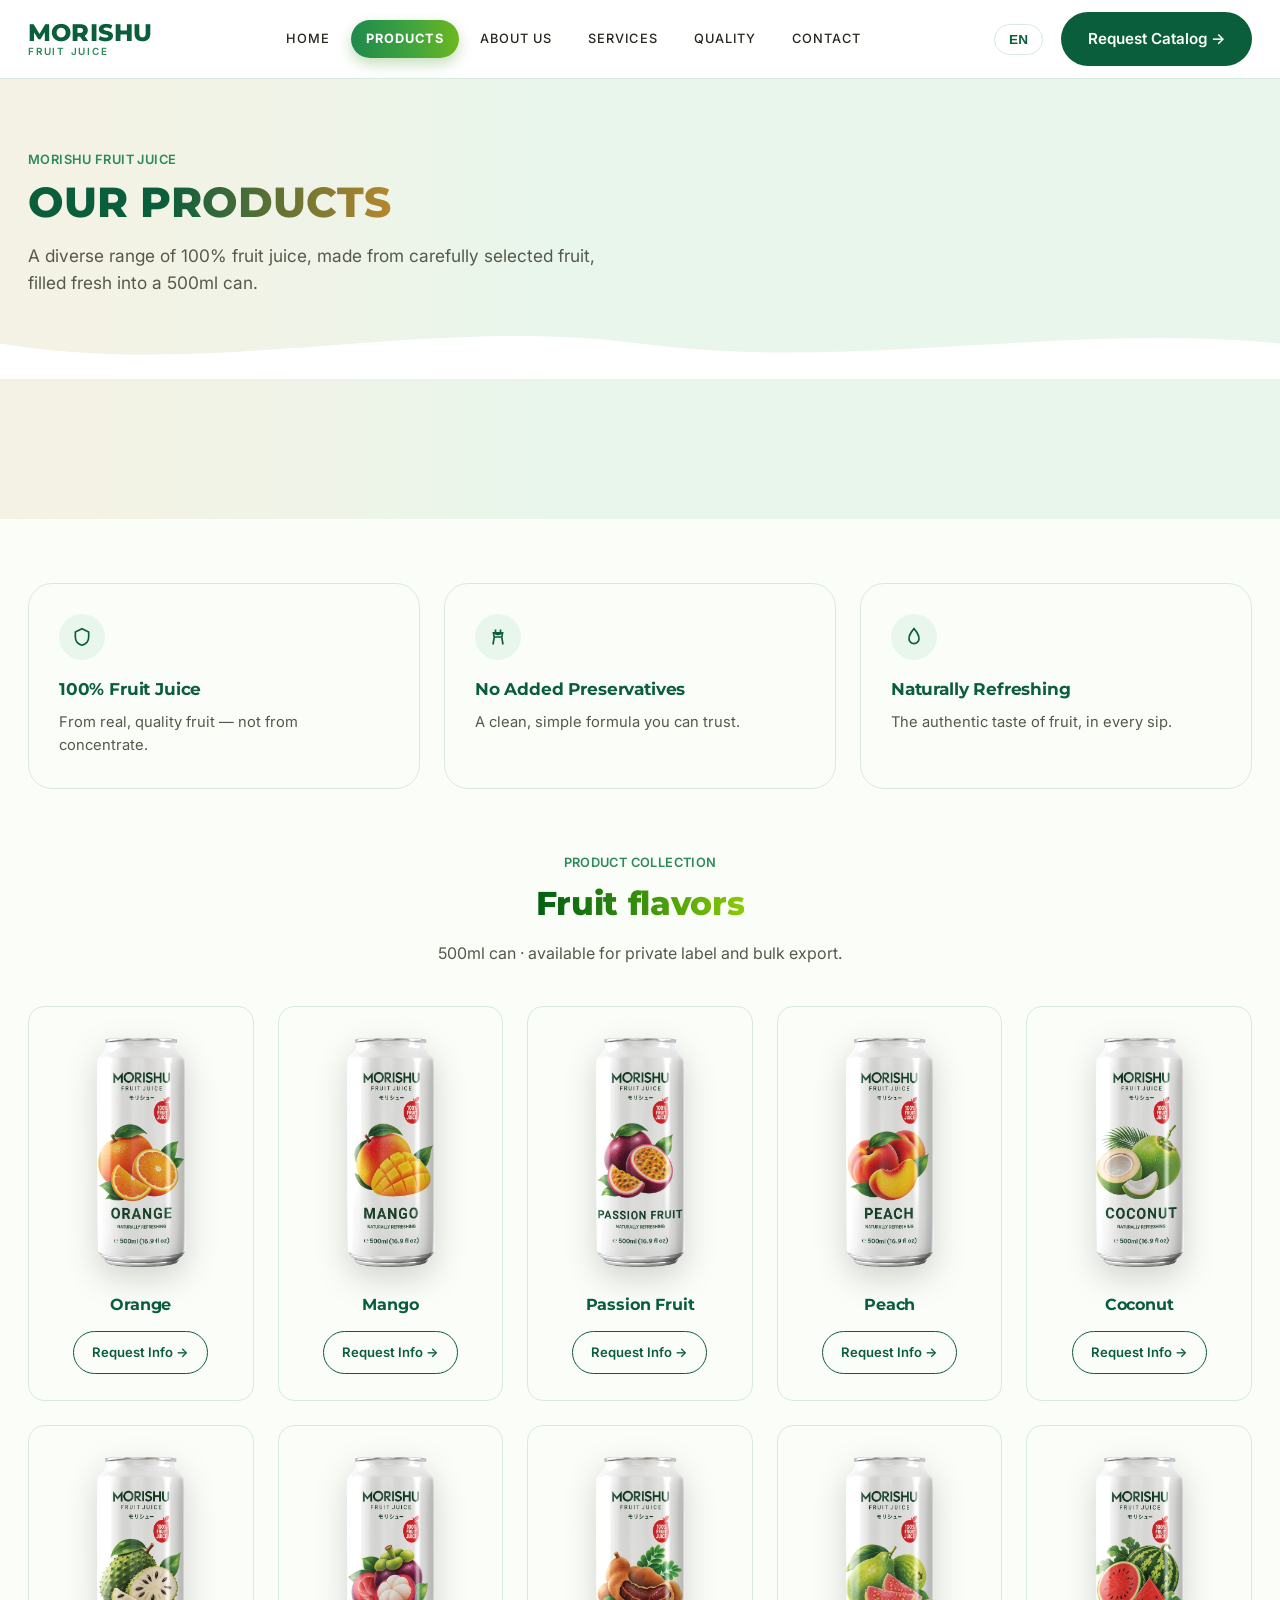
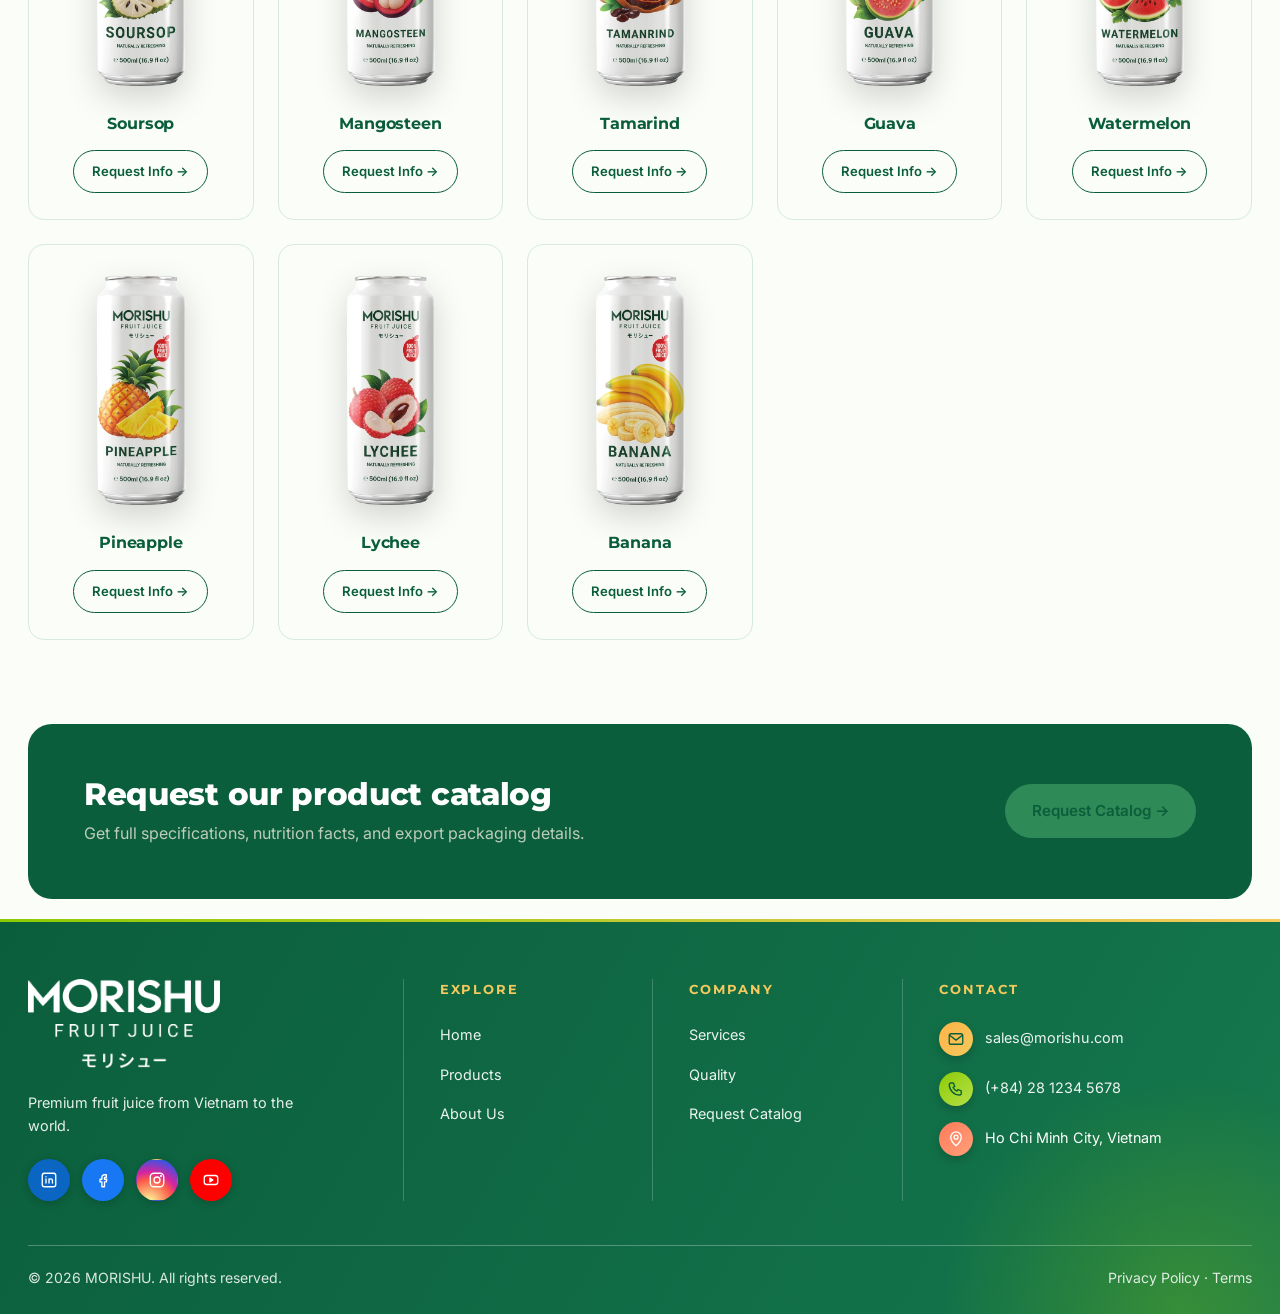
<file: products.html>
<!DOCTYPE html>
<html lang="en">
<head>
<meta charset="UTF-8">
<meta name="viewport" content="width=device-width, initial-scale=1.0">
<title>Products — MORISHU Fruit Juice</title>
<meta name="description" content="13 real fruit flavors in a 500ml can — 100% fruit juice, no added preservatives, naturally refreshing.">
<link rel="preconnect" href="https://fonts.googleapis.com">
<link rel="preconnect" href="https://fonts.gstatic.com" crossorigin>
<link href="https://fonts.googleapis.com/css2?family=Montserrat:ital,wght@0,700;0,800;1,700;1,800&family=Inter:wght@400;500;600;700&display=swap" rel="stylesheet">
<link rel="stylesheet" href="css/style.css">
</head>
<body>

<header class="site-header">
  <div class="container">
    <a href="index.html" class="logo">
      <span class="mark">MORISHU</span>
      <span class="sub">FRUIT JUICE</span>
    </a>
    <nav class="main-nav">
      <a href="index.html" data-en="Home" data-vi="Trang chủ">Home</a>
      <a href="products.html" aria-current="page" data-en="Products" data-vi="Sản phẩm">Products</a>
      <a href="about.html" data-en="About Us" data-vi="Giới thiệu">About Us</a>
      <a href="services.html" data-en="Services" data-vi="Dịch vụ">Services</a>
      <a href="quality.html" data-en="Quality" data-vi="Chất lượng">Quality</a>
      <a href="contact.html" data-en="Contact" data-vi="Liên hệ">Contact</a>
    </nav>
    <div class="header-actions">
      <button class="lang-switch" type="button" aria-label="Switch to Vietnamese"><span class="lang-current">EN</span></button>
      <a class="btn btn-primary" href="contact.html" data-en="Request Catalog →" data-vi="Yêu cầu catalog →">Request Catalog →</a>
      <button class="nav-toggle" type="button" aria-label="Open menu" aria-expanded="false"><span></span></button>
    </div>
  </div>
</header>

<section class="hero" style="padding-bottom:70px;">
  <div class="container">
    <div class="eyebrow" data-en="MORISHU FRUIT JUICE" data-vi="MORISHU NƯỚC ÉP TRÁI CÂY">MORISHU FRUIT JUICE</div>
    <h1 style="max-width:620px;" data-en="Our <em>products</em>" data-vi="Sản phẩm <em>của chúng tôi</em>">Our <em>products</em></h1>
    <p class="lede" data-en="A diverse range of 100% fruit juice, made from carefully selected fruit, filled fresh into a 500ml can." data-vi="Dòng sản phẩm nước ép trái cây 100%, chế biến từ trái cây được tuyển chọn kỹ lưỡng, chiết rót tươi vào lon 500ml.">A diverse range of 100% fruit juice, made from carefully selected fruit, filled fresh into a 500ml can.</p>
  </div>
  <svg class="wave" viewBox="0 0 1440 90" preserveAspectRatio="none" style="position:relative; margin-top:40px;">
    <path d="M0 40 C 240 90 480 0 720 40 C 960 80 1200 10 1440 40 L1440 90 L0 90 Z" fill="#FFFFFF"/>
  </svg>
</section>

<section class="section-tight">
  <div class="container">
    <div class="feature-trio reveal" style="margin-bottom:64px;">
      <div class="feature">
        <div class="feature-icon"><svg width="20" height="20" viewBox="0 0 24 24" fill="none" stroke="currentColor" stroke-width="2"><path d="M12 2l8 4v6c0 5-3.5 8.5-8 10-4.5-1.5-8-5-8-10V6l8-4z"/></svg></div>
        <h3 data-en="100% Fruit Juice" data-vi="100% Nước ép trái cây">100% Fruit Juice</h3>
        <p data-en="From real, quality fruit — not from concentrate." data-vi="Từ trái cây thật, chất lượng — không từ cô đặc.">From real, quality fruit — not from concentrate.</p>
      </div>
      <div class="feature">
        <div class="feature-icon"><svg width="20" height="20" viewBox="0 0 24 24" fill="none" stroke="currentColor" stroke-width="2"><path d="M9 3v4a2 2 0 002 2h2a2 2 0 002-2V3M6 21l1.5-9h9L18 21M7.5 12l-1-5h11l-1 5"/></svg></div>
        <h3 data-en="No Added Preservatives" data-vi="Không chất bảo quản">No Added Preservatives</h3>
        <p data-en="A clean, simple formula you can trust." data-vi="Công thức tinh gọn, an toàn và đáng tin cậy.">A clean, simple formula you can trust.</p>
      </div>
      <div class="feature">
        <div class="feature-icon"><svg width="20" height="20" viewBox="0 0 24 24" fill="none" stroke="currentColor" stroke-width="2"><path d="M12 2s6 7 6 12a6 6 0 11-12 0c0-5 6-12 6-12z"/></svg></div>
        <h3 data-en="Naturally Refreshing" data-vi="Tươi mát tự nhiên">Naturally Refreshing</h3>
        <p data-en="The authentic taste of fruit, in every sip." data-vi="Vị trái cây nguyên bản trong từng ngụm.">The authentic taste of fruit, in every sip.</p>
      </div>
    </div>

    <div class="section-head center reveal">
      <div class="eyebrow" data-en="PRODUCT COLLECTION" data-vi="BỘ SƯU TẬP SẢN PHẨM">PRODUCT COLLECTION</div>
      <h2 data-en="Fruit flavors" data-vi="Hương vị trái cây">Fruit flavors</h2>
      <p data-en="500ml can · available for private label and bulk export." data-vi="Lon 500ml · sẵn sàng cho nhãn hàng riêng và xuất khẩu số lượng lớn." style="margin:0 auto;">500ml can · available for private label and bulk export.</p>
    </div>

    <div class="product-grid reveal">
      <div class="product-card"><div class="product-can-wrap"><img class="product-img" src="images/products/orange.webp" alt="MORISHU Orange fruit juice 500ml can" width="332" height="800" loading="lazy"></div><h3 data-en="Orange" data-vi="Cam">Orange</h3><a href="contact.html" class="btn btn-outline" data-en="Request Info →" data-vi="Yêu cầu thông tin →">Request Info →</a></div>
      <div class="product-card"><div class="product-can-wrap"><img class="product-img" src="images/products/mango.webp" alt="MORISHU Mango fruit juice 500ml can" width="331" height="800" loading="lazy"></div><h3 data-en="Mango" data-vi="Xoài">Mango</h3><a href="contact.html" class="btn btn-outline" data-en="Request Info →" data-vi="Yêu cầu thông tin →">Request Info →</a></div>
      <div class="product-card"><div class="product-can-wrap"><img class="product-img" src="images/products/passion-fruit.webp" alt="MORISHU Passion Fruit fruit juice 500ml can" width="332" height="800" loading="lazy"></div><h3 data-en="Passion Fruit" data-vi="Chanh dây">Passion Fruit</h3><a href="contact.html" class="btn btn-outline" data-en="Request Info →" data-vi="Yêu cầu thông tin →">Request Info →</a></div>
      <div class="product-card"><div class="product-can-wrap"><img class="product-img" src="images/products/peach.webp" alt="MORISHU Peach fruit juice 500ml can" width="331" height="800" loading="lazy"></div><h3 data-en="Peach" data-vi="Đào">Peach</h3><a href="contact.html" class="btn btn-outline" data-en="Request Info →" data-vi="Yêu cầu thông tin →">Request Info →</a></div>
      <div class="product-card"><div class="product-can-wrap"><img class="product-img" src="images/products/coconut.webp" alt="MORISHU Coconut fruit juice 500ml can" width="331" height="800" loading="lazy"></div><h3 data-en="Coconut" data-vi="Dừa">Coconut</h3><a href="contact.html" class="btn btn-outline" data-en="Request Info →" data-vi="Yêu cầu thông tin →">Request Info →</a></div>
      <div class="product-card"><div class="product-can-wrap"><img class="product-img" src="images/products/soursop.webp" alt="MORISHU Soursop fruit juice 500ml can" width="331" height="800" loading="lazy"></div><h3 data-en="Soursop" data-vi="Mãng cầu xiêm">Soursop</h3><a href="contact.html" class="btn btn-outline" data-en="Request Info →" data-vi="Yêu cầu thông tin →">Request Info →</a></div>
      <div class="product-card"><div class="product-can-wrap"><img class="product-img" src="images/products/mangosteen.webp" alt="MORISHU Mangosteen fruit juice 500ml can" width="331" height="800" loading="lazy"></div><h3 data-en="Mangosteen" data-vi="Măng cụt">Mangosteen</h3><a href="contact.html" class="btn btn-outline" data-en="Request Info →" data-vi="Yêu cầu thông tin →">Request Info →</a></div>
      <div class="product-card"><div class="product-can-wrap"><img class="product-img" src="images/products/tamarind.webp" alt="MORISHU Tamarind fruit juice 500ml can" width="332" height="800" loading="lazy"></div><h3 data-en="Tamarind" data-vi="Me">Tamarind</h3><a href="contact.html" class="btn btn-outline" data-en="Request Info →" data-vi="Yêu cầu thông tin →">Request Info →</a></div>
      <div class="product-card"><div class="product-can-wrap"><img class="product-img" src="images/products/guava.webp" alt="MORISHU Guava fruit juice 500ml can" width="331" height="800" loading="lazy"></div><h3 data-en="Guava" data-vi="Ổi">Guava</h3><a href="contact.html" class="btn btn-outline" data-en="Request Info →" data-vi="Yêu cầu thông tin →">Request Info →</a></div>
      <div class="product-card"><div class="product-can-wrap"><img class="product-img" src="images/products/watermelon.webp" alt="MORISHU Watermelon fruit juice 500ml can" width="331" height="800" loading="lazy"></div><h3 data-en="Watermelon" data-vi="Dưa hấu">Watermelon</h3><a href="contact.html" class="btn btn-outline" data-en="Request Info →" data-vi="Yêu cầu thông tin →">Request Info →</a></div>
      <div class="product-card"><div class="product-can-wrap"><img class="product-img" src="images/products/pineapple.webp" alt="MORISHU Pineapple fruit juice 500ml can" width="332" height="800" loading="lazy"></div><h3 data-en="Pineapple" data-vi="Thơm">Pineapple</h3><a href="contact.html" class="btn btn-outline" data-en="Request Info →" data-vi="Yêu cầu thông tin →">Request Info →</a></div>
      <div class="product-card"><div class="product-can-wrap"><img class="product-img" src="images/products/lychee.webp" alt="MORISHU Lychee fruit juice 500ml can" width="331" height="800" loading="lazy"></div><h3 data-en="Lychee" data-vi="Vải">Lychee</h3><a href="contact.html" class="btn btn-outline" data-en="Request Info →" data-vi="Yêu cầu thông tin →">Request Info →</a></div>
      <div class="product-card"><div class="product-can-wrap"><img class="product-img" src="images/products/banana.webp" alt="MORISHU Banana fruit juice 500ml can" width="331" height="800" loading="lazy"></div><h3 data-en="Banana" data-vi="Chuối">Banana</h3><a href="contact.html" class="btn btn-outline" data-en="Request Info →" data-vi="Yêu cầu thông tin →">Request Info →</a></div>
    </div>
  </div>
</section>

<section class="section">
  <div class="container">
    <div class="cta-banner reveal">
      <div>
        <h2 data-en="Request our product catalog" data-vi="Yêu cầu catalog sản phẩm">Request our product catalog</h2>
        <p data-en="Get full specifications, nutrition facts, and export packaging details." data-vi="Nhận đầy đủ thông số kỹ thuật, bảng dinh dưỡng và thông tin đóng gói xuất khẩu.">Get full specifications, nutrition facts, and export packaging details.</p>
      </div>
      <div class="cta-actions">
        <a href="contact.html" class="btn btn-primary" style="background:var(--gold); color:var(--green-900);" data-en="Request Catalog →" data-vi="Yêu cầu catalog →">Request Catalog →</a>
      </div>
    </div>
  </div>
</section>

<footer class="site-footer">
  <div class="container footer-inner">
    <div class="footer-brand">
      <a href="index.html" class="footer-logo" aria-label="MORISHU Fruit Juice"><img src="images/logo/logo-white.webp" alt="MORISHU Fruit Juice" width="900" height="418" loading="lazy"></a>
      <p data-en="Premium fruit juice from Vietnam to the world." data-vi="Nước ép trái cây cao cấp từ Việt Nam vươn ra thế giới.">Premium fruit juice from Vietnam to the world.</p>
      <div class="social-row">
        <a href="#" aria-label="LinkedIn"><svg viewBox="0 0 24 24" width="18" height="18" fill="none" stroke="currentColor" stroke-width="1.8" stroke-linecap="round" stroke-linejoin="round" aria-hidden="true"><rect x="3" y="3" width="18" height="18" rx="3"/><path d="M8 10.5V16M8 7.6v.1M12 16v-3.2a2.3 2.3 0 0 1 4.600 0V16M12 10.500V16"/></svg></a>
        <a href="#" aria-label="Facebook"><svg viewBox="0 0 24 24" width="18" height="18" fill="none" stroke="currentColor" stroke-width="1.8" stroke-linecap="round" stroke-linejoin="round" aria-hidden="true"><path d="M14 8.5h2.5V5H14a3.5 3.5 0 0 0-3.500 3.500V11H8v3.500h2.500V21H14v-6.500h2.500L17 11h-3V8.800c0-.2.1-.3.300-.3z"/></svg></a>
        <a href="#" aria-label="Instagram"><svg viewBox="0 0 24 24" width="18" height="18" fill="none" stroke="currentColor" stroke-width="1.8" stroke-linecap="round" stroke-linejoin="round" aria-hidden="true"><rect x="3" y="3" width="18" height="18" rx="5"/><circle cx="12" cy="12" r="4"/><circle cx="17.300" cy="6.700" r=".6" fill="currentColor"/></svg></a>
        <a href="#" aria-label="YouTube"><svg viewBox="0 0 24 24" width="18" height="18" fill="none" stroke="currentColor" stroke-width="1.8" stroke-linecap="round" stroke-linejoin="round" aria-hidden="true"><rect x="3" y="6" width="18" height="12" rx="3.500"/><path d="m10.500 9.500 4 2.500-4 2.500z" fill="currentColor"/></svg></a>
      </div>
    </div>
    <div>
      <h4 data-en="EXPLORE" data-vi="KHÁM PHÁ">EXPLORE</h4>
      <ul>
        <li><a href="index.html" data-en="Home" data-vi="Trang chủ">Home</a></li>
        <li><a href="products.html" data-en="Products" data-vi="Sản phẩm">Products</a></li>
        <li><a href="about.html" data-en="About Us" data-vi="Giới thiệu">About Us</a></li>
      </ul>
    </div>
    <div>
      <h4 data-en="COMPANY" data-vi="CÔNG TY">COMPANY</h4>
      <ul>
        <li><a href="services.html" data-en="Services" data-vi="Dịch vụ">Services</a></li>
        <li><a href="quality.html" data-en="Quality" data-vi="Chất lượng">Quality</a></li>
        <li><a href="contact.html" data-en="Request Catalog" data-vi="Yêu cầu catalog">Request Catalog</a></li>
      </ul>
    </div>
    <div>
      <h4 data-en="CONTACT" data-vi="LIÊN HỆ">CONTACT</h4>
      <ul class="footer-contact">
        <li><span class="fc-ico"><svg viewBox="0 0 24 24" width="18" height="18" fill="none" stroke="currentColor" stroke-width="1.8" stroke-linecap="round" stroke-linejoin="round" aria-hidden="true"><rect x="3" y="5" width="18" height="14" rx="2.5"/><path d="m3.5 7 8.5 6.5L20.5 7"/></svg></span><a href="mailto:sales@morishu.com">sales@morishu.com</a></li>
        <li><span class="fc-ico"><svg viewBox="0 0 24 24" width="18" height="18" fill="none" stroke="currentColor" stroke-width="1.8" stroke-linecap="round" stroke-linejoin="round" aria-hidden="true"><path d="M5 4h3.5l1.8 4.5-2.2 1.4a11 11 0 0 0 5 5l1.4-2.2L19 14.5V18a2 2 0 0 1-2 2A14 14 0 0 1 3 6a2 2 0 0 1 2-2z"/></svg></span><a href="tel:+842812345678">(+84) 28 1234 5678</a></li>
        <li><span class="fc-ico"><svg viewBox="0 0 24 24" width="18" height="18" fill="none" stroke="currentColor" stroke-width="1.8" stroke-linecap="round" stroke-linejoin="round" aria-hidden="true"><path d="M12 21s7-6.2 7-11.5A7 7 0 0 0 5 9.5C5 14.800 12 21 12 21z"/><circle cx="12" cy="9.5" r="2.6"/></svg></span><span data-en="Ho Chi Minh City, Vietnam" data-vi="TP. Hồ Chí Minh, Việt Nam">Ho Chi Minh City, Vietnam</span></li>
      </ul>
    </div>
  </div>
  <div class="container footer-bottom">
    <span data-en="© 2026 MORISHU. All rights reserved." data-vi="© 2026 MORISHU. Bảo lưu mọi quyền.">© 2026 MORISHU. All rights reserved.</span>
    <span data-en="Privacy Policy · Terms" data-vi="Chính sách bảo mật · Điều khoản">Privacy Policy · Terms</span>
  </div>
</footer>

<script src="js/main.js"></script>
</body>
</html>
</file>
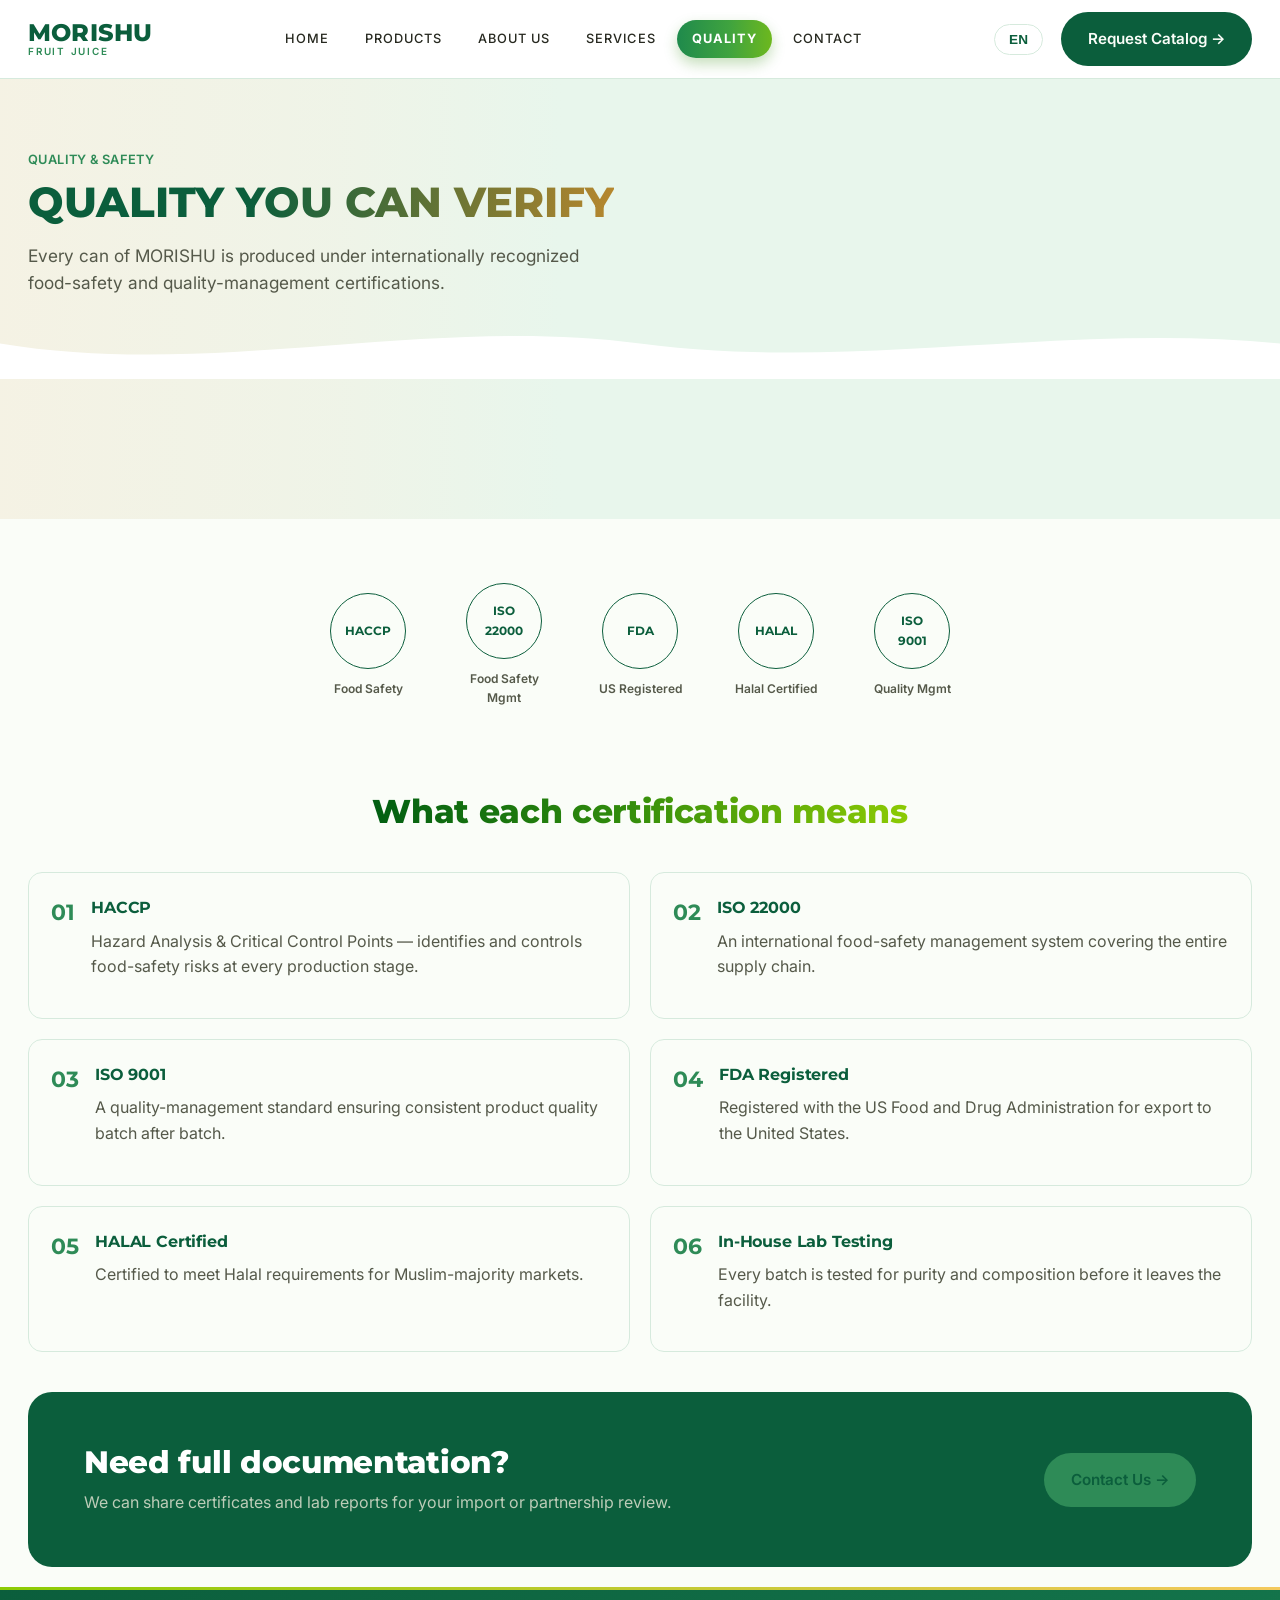
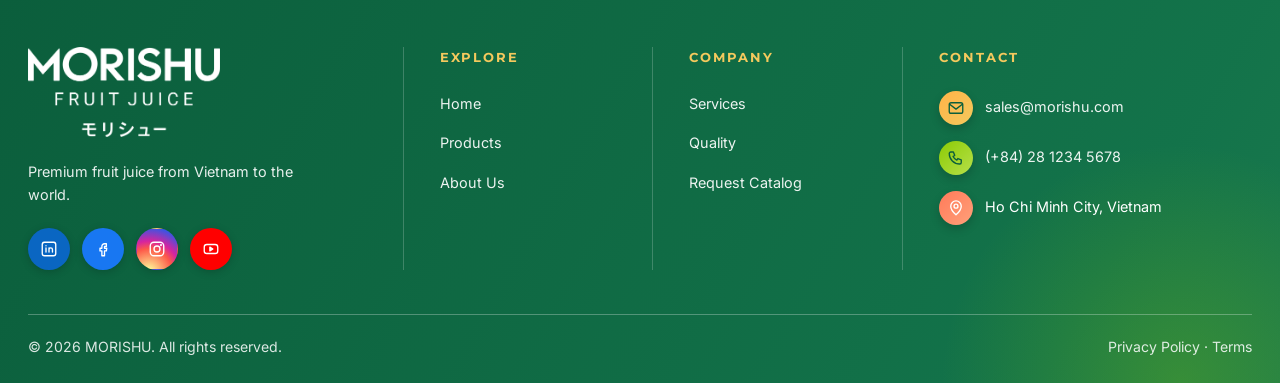
<file: quality.html>
<!DOCTYPE html>
<html lang="en">
<head>
<meta charset="UTF-8">
<meta name="viewport" content="width=device-width, initial-scale=1.0">
<title>Quality &amp; Certifications — MORISHU Fruit Juice</title>
<meta name="description" content="MORISHU fruit juice is manufactured under HACCP, ISO 22000, ISO 9001, FDA and HALAL certification for global export.">
<link rel="preconnect" href="https://fonts.googleapis.com">
<link rel="preconnect" href="https://fonts.gstatic.com" crossorigin>
<link href="https://fonts.googleapis.com/css2?family=Montserrat:ital,wght@0,700;0,800;1,700;1,800&family=Inter:wght@400;500;600;700&display=swap" rel="stylesheet">
<link rel="stylesheet" href="css/style.css">
</head>
<body>

<header class="site-header">
  <div class="container">
    <a href="index.html" class="logo">
      <span class="mark">MORISHU</span>
      <span class="sub">FRUIT JUICE</span>
    </a>
    <nav class="main-nav">
      <a href="index.html" data-en="Home" data-vi="Trang chủ">Home</a>
      <a href="products.html" data-en="Products" data-vi="Sản phẩm">Products</a>
      <a href="about.html" data-en="About Us" data-vi="Giới thiệu">About Us</a>
      <a href="services.html" data-en="Services" data-vi="Dịch vụ">Services</a>
      <a href="quality.html" aria-current="page" data-en="Quality" data-vi="Chất lượng">Quality</a>
      <a href="contact.html" data-en="Contact" data-vi="Liên hệ">Contact</a>
    </nav>
    <div class="header-actions">
      <button class="lang-switch" type="button" aria-label="Switch to Vietnamese"><span class="lang-current">EN</span></button>
      <a class="btn btn-primary" href="contact.html" data-en="Request Catalog →" data-vi="Yêu cầu catalog →">Request Catalog →</a>
      <button class="nav-toggle" type="button" aria-label="Open menu" aria-expanded="false"><span></span></button>
    </div>
  </div>
</header>

<section class="hero" style="padding-bottom:70px;">
  <div class="container">
    <div class="eyebrow" data-en="QUALITY &amp; SAFETY" data-vi="CHẤT LƯỢNG &amp; AN TOÀN">QUALITY &amp; SAFETY</div>
    <h1 style="max-width:640px;" data-en="Quality you can <em>verify</em>" data-vi="Chất lượng có thể <em>kiểm chứng</em>">Quality you can <em>verify</em></h1>
    <p class="lede" data-en="Every can of MORISHU is produced under internationally recognized food-safety and quality-management certifications." data-vi="Mỗi lon MORISHU được sản xuất theo các chứng nhận an toàn thực phẩm và quản lý chất lượng được công nhận quốc tế.">Every can of MORISHU is produced under internationally recognized food-safety and quality-management certifications.</p>
  </div>
  <svg class="wave" viewBox="0 0 1440 90" preserveAspectRatio="none" style="position:relative; margin-top:40px;">
    <path d="M0 40 C 240 90 480 0 720 40 C 960 80 1200 10 1440 40 L1440 90 L0 90 Z" fill="#FFFFFF"/>
  </svg>
</section>

<section class="section-tight">
  <div class="container">
    <div class="cert-row reveal">
      <div class="cert"><div class="cert-badge">HACCP</div><div class="cert-name" data-en="Food Safety" data-vi="An toàn thực phẩm">Food Safety</div></div>
      <div class="cert"><div class="cert-badge">ISO<br>22000</div><div class="cert-name" data-en="Food Safety Mgmt" data-vi="Quản lý ATTP">Food Safety Mgmt</div></div>
      <div class="cert"><div class="cert-badge">FDA</div><div class="cert-name" data-en="US Registered" data-vi="Đăng ký FDA Mỹ">US Registered</div></div>
      <div class="cert"><div class="cert-badge">HALAL</div><div class="cert-name" data-en="Halal Certified" data-vi="Chứng nhận Halal">Halal Certified</div></div>
      <div class="cert"><div class="cert-badge">ISO<br>9001</div><div class="cert-name" data-en="Quality Mgmt" data-vi="Quản lý chất lượng">Quality Mgmt</div></div>
    </div>
  </div>
</section>

<section class="section">
  <div class="container">
    <div class="section-head center reveal">
      <h2 data-en="What each certification <em>means</em>" data-vi="Ý nghĩa của <em>từng chứng nhận</em>">What each certification <em>means</em></h2>
    </div>
    <div class="quality-list reveal">
      <div class="quality-item">
        <div class="num">01</div>
        <div><h4 data-en="HACCP" data-vi="HACCP">HACCP</h4><p data-en="Hazard Analysis &amp; Critical Control Points — identifies and controls food-safety risks at every production stage." data-vi="Phân tích mối nguy &amp; điểm kiểm soát tới hạn — nhận diện và kiểm soát rủi ro an toàn thực phẩm ở mọi công đoạn sản xuất.">Hazard Analysis &amp; Critical Control Points — identifies and controls food-safety risks at every production stage.</p></div>
      </div>
      <div class="quality-item">
        <div class="num">02</div>
        <div><h4 data-en="ISO 22000" data-vi="ISO 22000">ISO 22000</h4><p data-en="An international food-safety management system covering the entire supply chain." data-vi="Hệ thống quản lý an toàn thực phẩm quốc tế, bao quát toàn bộ chuỗi cung ứng.">An international food-safety management system covering the entire supply chain.</p></div>
      </div>
      <div class="quality-item">
        <div class="num">03</div>
        <div><h4 data-en="ISO 9001" data-vi="ISO 9001">ISO 9001</h4><p data-en="A quality-management standard ensuring consistent product quality batch after batch." data-vi="Tiêu chuẩn quản lý chất lượng, đảm bảo chất lượng sản phẩm đồng nhất qua từng lô.">A quality-management standard ensuring consistent product quality batch after batch.</p></div>
      </div>
      <div class="quality-item">
        <div class="num">04</div>
        <div><h4 data-en="FDA Registered" data-vi="Đăng ký FDA">FDA Registered</h4><p data-en="Registered with the US Food and Drug Administration for export to the United States." data-vi="Đăng ký với Cục Quản lý Thực phẩm và Dược phẩm Hoa Kỳ (FDA) cho xuất khẩu sang Mỹ.">Registered with the US Food and Drug Administration for export to the United States.</p></div>
      </div>
      <div class="quality-item">
        <div class="num">05</div>
        <div><h4 data-en="HALAL Certified" data-vi="Chứng nhận HALAL">HALAL Certified</h4><p data-en="Certified to meet Halal requirements for Muslim-majority markets." data-vi="Đạt chứng nhận Halal, đáp ứng yêu cầu cho các thị trường có đông người Hồi giáo.">Certified to meet Halal requirements for Muslim-majority markets.</p></div>
      </div>
      <div class="quality-item">
        <div class="num">06</div>
        <div><h4 data-en="In-House Lab Testing" data-vi="Kiểm nghiệm nội bộ">In-House Lab Testing</h4><p data-en="Every batch is tested for purity and composition before it leaves the facility." data-vi="Mỗi lô hàng đều được kiểm nghiệm độ tinh khiết và thành phần trước khi xuất xưởng.">Every batch is tested for purity and composition before it leaves the facility.</p></div>
      </div>
    </div>
  </div>
</section>

<section class="section">
  <div class="container">
    <div class="cta-banner reveal">
      <div>
        <h2 data-en="Need full documentation?" data-vi="Cần đầy đủ hồ sơ chứng nhận?">Need full documentation?</h2>
        <p data-en="We can share certificates and lab reports for your import or partnership review." data-vi="Chúng tôi có thể cung cấp chứng nhận và báo cáo kiểm nghiệm cho việc xét duyệt nhập khẩu hoặc hợp tác.">We can share certificates and lab reports for your import or partnership review.</p>
      </div>
      <div class="cta-actions">
        <a href="contact.html" class="btn btn-primary" style="background:var(--gold); color:var(--green-900);" data-en="Contact Us →" data-vi="Liên hệ →">Contact Us →</a>
      </div>
    </div>
  </div>
</section>

<footer class="site-footer">
  <div class="container footer-inner">
    <div class="footer-brand">
      <a href="index.html" class="footer-logo" aria-label="MORISHU Fruit Juice"><img src="images/logo/logo-white.webp" alt="MORISHU Fruit Juice" width="900" height="418" loading="lazy"></a>
      <p data-en="Premium fruit juice from Vietnam to the world." data-vi="Nước ép trái cây cao cấp từ Việt Nam vươn ra thế giới.">Premium fruit juice from Vietnam to the world.</p>
      <div class="social-row">
        <a href="#" aria-label="LinkedIn"><svg viewBox="0 0 24 24" width="18" height="18" fill="none" stroke="currentColor" stroke-width="1.8" stroke-linecap="round" stroke-linejoin="round" aria-hidden="true"><rect x="3" y="3" width="18" height="18" rx="3"/><path d="M8 10.5V16M8 7.6v.1M12 16v-3.2a2.3 2.3 0 0 1 4.600 0V16M12 10.500V16"/></svg></a>
        <a href="#" aria-label="Facebook"><svg viewBox="0 0 24 24" width="18" height="18" fill="none" stroke="currentColor" stroke-width="1.8" stroke-linecap="round" stroke-linejoin="round" aria-hidden="true"><path d="M14 8.5h2.5V5H14a3.5 3.5 0 0 0-3.500 3.500V11H8v3.500h2.500V21H14v-6.500h2.500L17 11h-3V8.800c0-.2.1-.3.300-.3z"/></svg></a>
        <a href="#" aria-label="Instagram"><svg viewBox="0 0 24 24" width="18" height="18" fill="none" stroke="currentColor" stroke-width="1.8" stroke-linecap="round" stroke-linejoin="round" aria-hidden="true"><rect x="3" y="3" width="18" height="18" rx="5"/><circle cx="12" cy="12" r="4"/><circle cx="17.300" cy="6.700" r=".6" fill="currentColor"/></svg></a>
        <a href="#" aria-label="YouTube"><svg viewBox="0 0 24 24" width="18" height="18" fill="none" stroke="currentColor" stroke-width="1.8" stroke-linecap="round" stroke-linejoin="round" aria-hidden="true"><rect x="3" y="6" width="18" height="12" rx="3.500"/><path d="m10.500 9.500 4 2.500-4 2.500z" fill="currentColor"/></svg></a>
      </div>
    </div>
    <div>
      <h4 data-en="EXPLORE" data-vi="KHÁM PHÁ">EXPLORE</h4>
      <ul>
        <li><a href="index.html" data-en="Home" data-vi="Trang chủ">Home</a></li>
        <li><a href="products.html" data-en="Products" data-vi="Sản phẩm">Products</a></li>
        <li><a href="about.html" data-en="About Us" data-vi="Giới thiệu">About Us</a></li>
      </ul>
    </div>
    <div>
      <h4 data-en="COMPANY" data-vi="CÔNG TY">COMPANY</h4>
      <ul>
        <li><a href="services.html" data-en="Services" data-vi="Dịch vụ">Services</a></li>
        <li><a href="quality.html" data-en="Quality" data-vi="Chất lượng">Quality</a></li>
        <li><a href="contact.html" data-en="Request Catalog" data-vi="Yêu cầu catalog">Request Catalog</a></li>
      </ul>
    </div>
    <div>
      <h4 data-en="CONTACT" data-vi="LIÊN HỆ">CONTACT</h4>
      <ul class="footer-contact">
        <li><span class="fc-ico"><svg viewBox="0 0 24 24" width="18" height="18" fill="none" stroke="currentColor" stroke-width="1.8" stroke-linecap="round" stroke-linejoin="round" aria-hidden="true"><rect x="3" y="5" width="18" height="14" rx="2.5"/><path d="m3.5 7 8.5 6.5L20.5 7"/></svg></span><a href="mailto:sales@morishu.com">sales@morishu.com</a></li>
        <li><span class="fc-ico"><svg viewBox="0 0 24 24" width="18" height="18" fill="none" stroke="currentColor" stroke-width="1.8" stroke-linecap="round" stroke-linejoin="round" aria-hidden="true"><path d="M5 4h3.5l1.8 4.5-2.2 1.4a11 11 0 0 0 5 5l1.4-2.2L19 14.5V18a2 2 0 0 1-2 2A14 14 0 0 1 3 6a2 2 0 0 1 2-2z"/></svg></span><a href="tel:+842812345678">(+84) 28 1234 5678</a></li>
        <li><span class="fc-ico"><svg viewBox="0 0 24 24" width="18" height="18" fill="none" stroke="currentColor" stroke-width="1.8" stroke-linecap="round" stroke-linejoin="round" aria-hidden="true"><path d="M12 21s7-6.2 7-11.5A7 7 0 0 0 5 9.5C5 14.800 12 21 12 21z"/><circle cx="12" cy="9.5" r="2.6"/></svg></span><span data-en="Ho Chi Minh City, Vietnam" data-vi="TP. Hồ Chí Minh, Việt Nam">Ho Chi Minh City, Vietnam</span></li>
      </ul>
    </div>
  </div>
  <div class="container footer-bottom">
    <span data-en="© 2026 MORISHU. All rights reserved." data-vi="© 2026 MORISHU. Bảo lưu mọi quyền.">© 2026 MORISHU. All rights reserved.</span>
    <span data-en="Privacy Policy · Terms" data-vi="Chính sách bảo mật · Điều khoản">Privacy Policy · Terms</span>
  </div>
</footer>

<script src="js/main.js"></script>
</body>
</html>
</file>
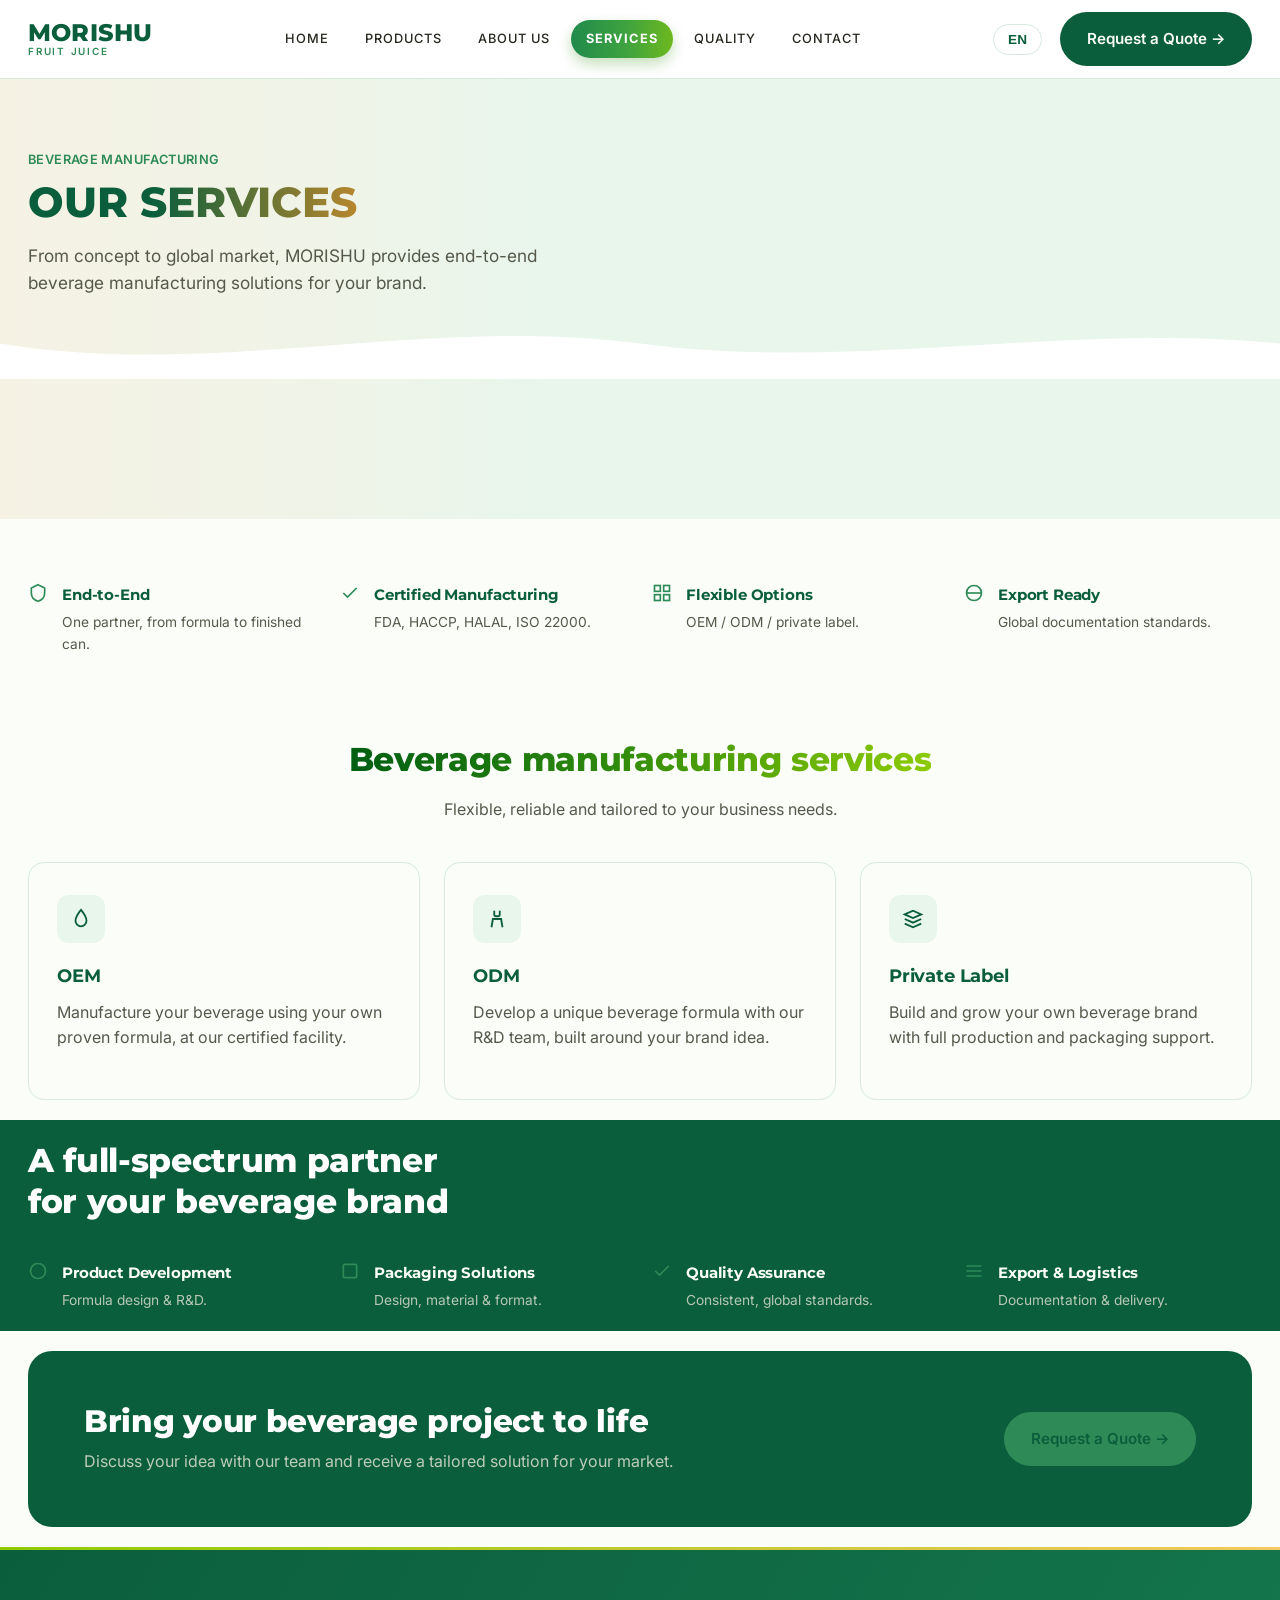
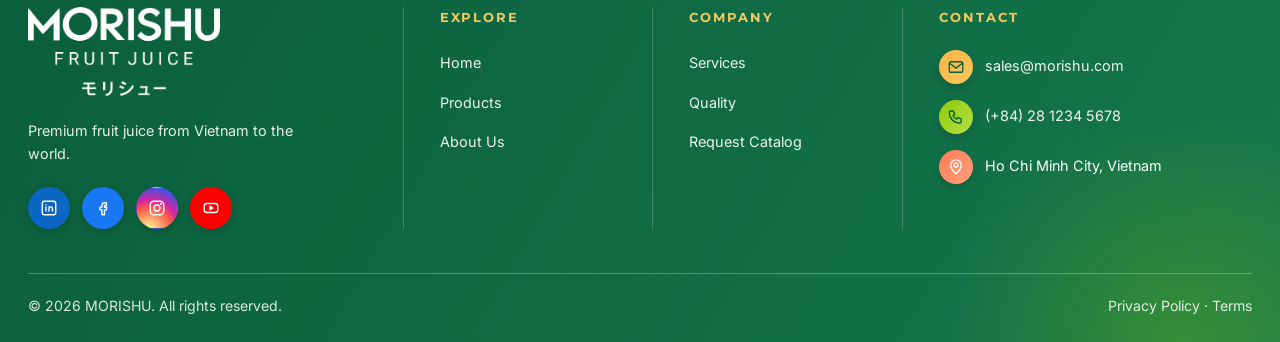
<file: services.html>
<!DOCTYPE html>
<html lang="en">
<head>
<meta charset="UTF-8">
<meta name="viewport" content="width=device-width, initial-scale=1.0">
<title>Services — MORISHU Fruit Juice</title>
<meta name="description" content="OEM, ODM and private-label fruit juice manufacturing from MORISHU — end-to-end beverage solutions for your brand.">
<link rel="preconnect" href="https://fonts.googleapis.com">
<link rel="preconnect" href="https://fonts.gstatic.com" crossorigin>
<link href="https://fonts.googleapis.com/css2?family=Montserrat:ital,wght@0,700;0,800;1,700;1,800&family=Inter:wght@400;500;600;700&display=swap" rel="stylesheet">
<link rel="stylesheet" href="css/style.css">
</head>
<body>

<header class="site-header">
  <div class="container">
    <a href="index.html" class="logo">
      <span class="mark">MORISHU</span>
      <span class="sub">FRUIT JUICE</span>
    </a>
    <nav class="main-nav">
      <a href="index.html" data-en="Home" data-vi="Trang chủ">Home</a>
      <a href="products.html" data-en="Products" data-vi="Sản phẩm">Products</a>
      <a href="about.html" data-en="About Us" data-vi="Giới thiệu">About Us</a>
      <a href="services.html" aria-current="page" data-en="Services" data-vi="Dịch vụ">Services</a>
      <a href="quality.html" data-en="Quality" data-vi="Chất lượng">Quality</a>
      <a href="contact.html" data-en="Contact" data-vi="Liên hệ">Contact</a>
    </nav>
    <div class="header-actions">
      <button class="lang-switch" type="button" aria-label="Switch to Vietnamese"><span class="lang-current">EN</span></button>
      <a class="btn btn-primary" href="contact.html" data-en="Request a Quote →" data-vi="Yêu cầu báo giá →">Request a Quote →</a>
      <button class="nav-toggle" type="button" aria-label="Open menu" aria-expanded="false"><span></span></button>
    </div>
  </div>
</header>

<section class="hero" style="padding-bottom:70px;">
  <div class="container">
    <div class="eyebrow" data-en="BEVERAGE MANUFACTURING" data-vi="SẢN XUẤT ĐỒ UỐNG">BEVERAGE MANUFACTURING</div>
    <h1 style="max-width:640px;" data-en="Our <em>services</em>" data-vi="Dịch vụ <em>của chúng tôi</em>">Our <em>services</em></h1>
    <p class="lede" data-en="From concept to global market, MORISHU provides end-to-end beverage manufacturing solutions for your brand." data-vi="Từ ý tưởng đến thị trường toàn cầu, MORISHU cung cấp giải pháp sản xuất đồ uống trọn gói cho thương hiệu của bạn.">From concept to global market, MORISHU provides end-to-end beverage manufacturing solutions for your brand.</p>
  </div>
  <svg class="wave" viewBox="0 0 1440 90" preserveAspectRatio="none" style="position:relative; margin-top:40px;">
    <path d="M0 40 C 240 90 480 0 720 40 C 960 80 1200 10 1440 40 L1440 90 L0 90 Z" fill="#FFFFFF"/>
  </svg>
</section>

<section class="section-tight">
  <div class="container">
    <div class="info-grid reveal">
      <div class="info-item"><span class="ic"><svg width="20" height="20" viewBox="0 0 24 24" fill="none" stroke="currentColor" stroke-width="2"><path d="M12 2l8 4v6c0 5-3.5 8.5-8 10-4.5-1.5-8-5-8-10V6l8-4z"/></svg></span><div><h4 data-en="End-to-End" data-vi="Trọn gói">End-to-End</h4><p data-en="One partner, from formula to finished can." data-vi="Một đối tác duy nhất, từ công thức đến lon thành phẩm.">One partner, from formula to finished can.</p></div></div>
      <div class="info-item"><span class="ic"><svg width="20" height="20" viewBox="0 0 24 24" fill="none" stroke="currentColor" stroke-width="2"><path d="M20 6L9 17l-5-5"/></svg></span><div><h4 data-en="Certified Manufacturing" data-vi="Sản xuất đạt chuẩn">Certified Manufacturing</h4><p data-en="FDA, HACCP, HALAL, ISO 22000." data-vi="FDA, HACCP, HALAL, ISO 22000.">FDA, HACCP, HALAL, ISO 22000.</p></div></div>
      <div class="info-item"><span class="ic"><svg width="20" height="20" viewBox="0 0 24 24" fill="none" stroke="currentColor" stroke-width="2"><rect x="3" y="3" width="7" height="7"/><rect x="14" y="3" width="7" height="7"/><rect x="3" y="14" width="7" height="7"/><rect x="14" y="14" width="7" height="7"/></svg></span><div><h4 data-en="Flexible Options" data-vi="Linh hoạt lựa chọn">Flexible Options</h4><p data-en="OEM / ODM / private label." data-vi="OEM / ODM / nhãn hàng riêng.">OEM / ODM / private label.</p></div></div>
      <div class="info-item"><span class="ic"><svg width="20" height="20" viewBox="0 0 24 24" fill="none" stroke="currentColor" stroke-width="2"><circle cx="12" cy="12" r="9"/><path d="M3 12h18"/></svg></span><div><h4 data-en="Export Ready" data-vi="Sẵn sàng xuất khẩu">Export Ready</h4><p data-en="Global documentation standards." data-vi="Tiêu chuẩn chứng từ toàn cầu.">Global documentation standards.</p></div></div>
    </div>
  </div>
</section>

<section class="section">
  <div class="container">
    <div class="section-head center reveal">
      <h2 data-en="Beverage manufacturing <em>services</em>" data-vi="Dịch vụ sản xuất <em>đồ uống</em>">Beverage manufacturing <em>services</em></h2>
      <p data-en="Flexible, reliable and tailored to your business needs." data-vi="Linh hoạt, đáng tin cậy và phù hợp với nhu cầu kinh doanh của bạn." style="margin:0 auto;">Flexible, reliable and tailored to your business needs.</p>
    </div>
    <div class="service-trio reveal">
      <div class="service-card">
        <div class="service-icon"><svg width="22" height="22" viewBox="0 0 24 24" fill="none" stroke="currentColor" stroke-width="2"><path d="M12 2s6 7 6 12a6 6 0 11-12 0c0-5 6-12 6-12z"/></svg></div>
        <h3 data-en="OEM" data-vi="OEM">OEM</h3>
        <p data-en="Manufacture your beverage using your own proven formula, at our certified facility." data-vi="Sản xuất đồ uống theo công thức riêng của bạn, tại nhà máy đạt chuẩn của chúng tôi.">Manufacture your beverage using your own proven formula, at our certified facility.</p>
      </div>
      <div class="service-card">
        <div class="service-icon"><svg width="22" height="22" viewBox="0 0 24 24" fill="none" stroke="currentColor" stroke-width="2"><path d="M9 3v4a2 2 0 002 2h2a2 2 0 002-2V3M6 21l1.5-9h9L18 21"/></svg></div>
        <h3 data-en="ODM" data-vi="ODM">ODM</h3>
        <p data-en="Develop a unique beverage formula with our R&amp;D team, built around your brand idea." data-vi="Phát triển công thức đồ uống riêng cùng đội ngũ R&amp;D, xây dựng theo ý tưởng thương hiệu của bạn.">Develop a unique beverage formula with our R&amp;D team, built around your brand idea.</p>
      </div>
      <div class="service-card">
        <div class="service-icon"><svg width="22" height="22" viewBox="0 0 24 24" fill="none" stroke="currentColor" stroke-width="2"><path d="M3 7l9-4 9 4-9 4-9-4zm0 5l9 4 9-4m-18 5l9 4 9-4"/></svg></div>
        <h3 data-en="Private Label" data-vi="Nhãn hàng riêng">Private Label</h3>
        <p data-en="Build and grow your own beverage brand with full production and packaging support." data-vi="Xây dựng và phát triển thương hiệu đồ uống riêng với sự hỗ trợ sản xuất và đóng gói trọn vẹn.">Build and grow your own beverage brand with full production and packaging support.</p>
      </div>
    </div>
  </div>
</section>

<section class="section section-dark">
  <div class="container">
    <div class="section-head reveal">
      <h2 data-en="A full-spectrum partner<br>for your beverage brand" data-vi="Đối tác toàn diện<br>cho thương hiệu đồ uống của bạn">A full-spectrum partner<br>for your beverage brand</h2>
    </div>
    <div class="info-grid reveal">
      <div class="info-item"><span class="ic"><svg width="20" height="20" viewBox="0 0 24 24" fill="none" stroke="currentColor" stroke-width="2"><circle cx="12" cy="12" r="9"/></svg></span><div><h4 style="color:var(--cream-soft);" data-en="Product Development" data-vi="Phát triển sản phẩm">Product Development</h4><p style="color:rgba(248,241,226,.72);" data-en="Formula design &amp; R&amp;D." data-vi="Thiết kế công thức &amp; R&amp;D.">Formula design &amp; R&amp;D.</p></div></div>
      <div class="info-item"><span class="ic"><svg width="20" height="20" viewBox="0 0 24 24" fill="none" stroke="currentColor" stroke-width="2"><rect x="4" y="4" width="16" height="16" rx="2"/></svg></span><div><h4 style="color:var(--cream-soft);" data-en="Packaging Solutions" data-vi="Giải pháp đóng gói">Packaging Solutions</h4><p style="color:rgba(248,241,226,.72);" data-en="Design, material &amp; format." data-vi="Thiết kế, vật liệu &amp; quy cách.">Design, material &amp; format.</p></div></div>
      <div class="info-item"><span class="ic"><svg width="20" height="20" viewBox="0 0 24 24" fill="none" stroke="currentColor" stroke-width="2"><path d="M20 6L9 17l-5-5"/></svg></span><div><h4 style="color:var(--cream-soft);" data-en="Quality Assurance" data-vi="Đảm bảo chất lượng">Quality Assurance</h4><p style="color:rgba(248,241,226,.72);" data-en="Consistent, global standards." data-vi="Nhất quán theo chuẩn toàn cầu.">Consistent, global standards.</p></div></div>
      <div class="info-item"><span class="ic"><svg width="20" height="20" viewBox="0 0 24 24" fill="none" stroke="currentColor" stroke-width="2"><path d="M3 12h18M3 6h18M3 18h18"/></svg></span><div><h4 style="color:var(--cream-soft);" data-en="Export &amp; Logistics" data-vi="Xuất khẩu &amp; Logistics">Export &amp; Logistics</h4><p style="color:rgba(248,241,226,.72);" data-en="Documentation &amp; delivery." data-vi="Chứng từ &amp; giao hàng.">Documentation &amp; delivery.</p></div></div>
    </div>
  </div>
</section>

<section class="section">
  <div class="container">
    <div class="cta-banner reveal">
      <div>
        <h2 data-en="Bring your beverage project to life" data-vi="Hiện thực hóa dự án đồ uống của bạn">Bring your beverage project to life</h2>
        <p data-en="Discuss your idea with our team and receive a tailored solution for your market." data-vi="Trao đổi ý tưởng cùng đội ngũ của chúng tôi và nhận giải pháp phù hợp cho thị trường của bạn.">Discuss your idea with our team and receive a tailored solution for your market.</p>
      </div>
      <div class="cta-actions">
        <a href="contact.html" class="btn btn-primary" style="background:var(--gold); color:var(--green-900);" data-en="Request a Quote →" data-vi="Yêu cầu báo giá →">Request a Quote →</a>
      </div>
    </div>
  </div>
</section>

<footer class="site-footer">
  <div class="container footer-inner">
    <div class="footer-brand">
      <a href="index.html" class="footer-logo" aria-label="MORISHU Fruit Juice"><img src="images/logo/logo-white.webp" alt="MORISHU Fruit Juice" width="900" height="418" loading="lazy"></a>
      <p data-en="Premium fruit juice from Vietnam to the world." data-vi="Nước ép trái cây cao cấp từ Việt Nam vươn ra thế giới.">Premium fruit juice from Vietnam to the world.</p>
      <div class="social-row">
        <a href="#" aria-label="LinkedIn"><svg viewBox="0 0 24 24" width="18" height="18" fill="none" stroke="currentColor" stroke-width="1.8" stroke-linecap="round" stroke-linejoin="round" aria-hidden="true"><rect x="3" y="3" width="18" height="18" rx="3"/><path d="M8 10.5V16M8 7.6v.1M12 16v-3.2a2.3 2.3 0 0 1 4.600 0V16M12 10.500V16"/></svg></a>
        <a href="#" aria-label="Facebook"><svg viewBox="0 0 24 24" width="18" height="18" fill="none" stroke="currentColor" stroke-width="1.8" stroke-linecap="round" stroke-linejoin="round" aria-hidden="true"><path d="M14 8.5h2.5V5H14a3.5 3.5 0 0 0-3.500 3.500V11H8v3.500h2.500V21H14v-6.500h2.500L17 11h-3V8.800c0-.2.1-.3.300-.3z"/></svg></a>
        <a href="#" aria-label="Instagram"><svg viewBox="0 0 24 24" width="18" height="18" fill="none" stroke="currentColor" stroke-width="1.8" stroke-linecap="round" stroke-linejoin="round" aria-hidden="true"><rect x="3" y="3" width="18" height="18" rx="5"/><circle cx="12" cy="12" r="4"/><circle cx="17.300" cy="6.700" r=".6" fill="currentColor"/></svg></a>
        <a href="#" aria-label="YouTube"><svg viewBox="0 0 24 24" width="18" height="18" fill="none" stroke="currentColor" stroke-width="1.8" stroke-linecap="round" stroke-linejoin="round" aria-hidden="true"><rect x="3" y="6" width="18" height="12" rx="3.500"/><path d="m10.500 9.500 4 2.500-4 2.500z" fill="currentColor"/></svg></a>
      </div>
    </div>
    <div>
      <h4 data-en="EXPLORE" data-vi="KHÁM PHÁ">EXPLORE</h4>
      <ul>
        <li><a href="index.html" data-en="Home" data-vi="Trang chủ">Home</a></li>
        <li><a href="products.html" data-en="Products" data-vi="Sản phẩm">Products</a></li>
        <li><a href="about.html" data-en="About Us" data-vi="Giới thiệu">About Us</a></li>
      </ul>
    </div>
    <div>
      <h4 data-en="COMPANY" data-vi="CÔNG TY">COMPANY</h4>
      <ul>
        <li><a href="services.html" data-en="Services" data-vi="Dịch vụ">Services</a></li>
        <li><a href="quality.html" data-en="Quality" data-vi="Chất lượng">Quality</a></li>
        <li><a href="contact.html" data-en="Request Catalog" data-vi="Yêu cầu catalog">Request Catalog</a></li>
      </ul>
    </div>
    <div>
      <h4 data-en="CONTACT" data-vi="LIÊN HỆ">CONTACT</h4>
      <ul class="footer-contact">
        <li><span class="fc-ico"><svg viewBox="0 0 24 24" width="18" height="18" fill="none" stroke="currentColor" stroke-width="1.8" stroke-linecap="round" stroke-linejoin="round" aria-hidden="true"><rect x="3" y="5" width="18" height="14" rx="2.5"/><path d="m3.5 7 8.5 6.5L20.5 7"/></svg></span><a href="mailto:sales@morishu.com">sales@morishu.com</a></li>
        <li><span class="fc-ico"><svg viewBox="0 0 24 24" width="18" height="18" fill="none" stroke="currentColor" stroke-width="1.8" stroke-linecap="round" stroke-linejoin="round" aria-hidden="true"><path d="M5 4h3.5l1.8 4.5-2.2 1.4a11 11 0 0 0 5 5l1.4-2.2L19 14.5V18a2 2 0 0 1-2 2A14 14 0 0 1 3 6a2 2 0 0 1 2-2z"/></svg></span><a href="tel:+842812345678">(+84) 28 1234 5678</a></li>
        <li><span class="fc-ico"><svg viewBox="0 0 24 24" width="18" height="18" fill="none" stroke="currentColor" stroke-width="1.8" stroke-linecap="round" stroke-linejoin="round" aria-hidden="true"><path d="M12 21s7-6.2 7-11.5A7 7 0 0 0 5 9.5C5 14.800 12 21 12 21z"/><circle cx="12" cy="9.5" r="2.6"/></svg></span><span data-en="Ho Chi Minh City, Vietnam" data-vi="TP. Hồ Chí Minh, Việt Nam">Ho Chi Minh City, Vietnam</span></li>
      </ul>
    </div>
  </div>
  <div class="container footer-bottom">
    <span data-en="© 2026 MORISHU. All rights reserved." data-vi="© 2026 MORISHU. Bảo lưu mọi quyền.">© 2026 MORISHU. All rights reserved.</span>
    <span data-en="Privacy Policy · Terms" data-vi="Chính sách bảo mật · Điều khoản">Privacy Policy · Terms</span>
  </div>
</footer>

<script src="js/main.js"></script>
</body>
</html>
</file>
<file: css/style.css>
/* =========================================================
   MORISHU — Design Tokens
   Palette: deep forest green + aged gold + warm cream,
   a quiet Japanese wave/Fuji motif tying the name "Morishu"
   to its orchard-to-can fruit-juice story.
   ========================================================= */
:root{
  --cream:        #FAFDF8;
  --cream-soft:   #FAFDF8;
  --cream-line:   #D6EADD;
  --green-900:    #0B5E3C;
  --green-800:    #0B5E3C;
  --green-700:    #2E8B57;
  --green-mist:   #E8F6EC;
  --gold:         #2E8B57;
  --gold-soft:    #7CC59A;
  --coral:        #D97A3B;
  --ink:          #26281F;
  --ink-soft:     #55594A;
  --white:        #FFFFFF;

  --font-display: "Montserrat", "Inter", -apple-system, BlinkMacSystemFont, sans-serif;
  --font-body:    "Inter", "Noto Sans", -apple-system, BlinkMacSystemFont, sans-serif;

  --maxw: 1320px;
  --radius: 10px;
  --shadow-soft: 0 12px 28px -16px rgba(18,51,42,0.28);
  --ease: cubic-bezier(.22,.8,.32,1);
}

*,*::before,*::after{ box-sizing:border-box; }
html{ scroll-behavior:smooth; }
body{
  margin:0;
  background:var(--cream);
  color:var(--ink);
  font-family:var(--font-body);
  font-size:16px;
  line-height:1.6;
  -webkit-font-smoothing:antialiased;
}
img{ max-width:100%; display:block; }
a{ color:inherit; text-decoration:none; }
ul{ margin:0; padding:0; list-style:none; }
h1,h2,h3,h4{
  font-family:var(--font-display);
  margin:0 0 .5em;
  color:var(--green-900);
  font-weight:600;
  letter-spacing:-0.01em;
}
p{ margin:0 0 1em; color:var(--ink-soft); max-width:62ch; }
.container{ max-width:var(--maxw); margin:0 auto; padding:0 28px; }

:focus-visible{
  outline:2px solid var(--gold);
  outline-offset:3px;
  border-radius:4px;
}

/* ---------- typography helpers ---------- */
.eyebrow{
  font-family:var(--font-body);
  font-weight:600;
  font-size:.8rem;
  color:var(--gold);
  letter-spacing:.03em;
}
.display-italic{
  font-style:italic;
  font-weight:500;
}
.lede{
  font-size:1.08rem;
  max-width:52ch;
}

/* ---------- buttons ---------- */
.btn{
  display:inline-flex;
  align-items:center;
  gap:8px;
  padding:14px 26px;
  border-radius:999px;
  font-family:var(--font-body);
  font-weight:600;
  font-size:.95rem;
  border:1px solid transparent;
  cursor:pointer;
  transition:transform .25s var(--ease), background .25s var(--ease), color .25s var(--ease), border-color .25s var(--ease);
  white-space:nowrap;
}
.btn svg{ width:16px; height:16px; transition:transform .25s var(--ease); }
.btn:hover svg{ transform:translateX(3px); }
.btn-primary{ background:var(--green-800); color:var(--cream-soft); }
.btn-primary:hover{ background:var(--green-900); }
.btn-outline{ background:transparent; border-color:var(--green-800); color:var(--green-800); }
.btn-outline:hover{ background:var(--green-800); color:var(--cream-soft); }
.btn-outline-light{ background:transparent; border-color:rgba(248,241,226,.55); color:var(--cream-soft); }
.btn-outline-light:hover{ background:var(--cream-soft); color:var(--green-900); border-color:var(--cream-soft); }

/* ---------- header / nav ---------- */
.site-header{
  position:sticky; top:0; z-index:100;
  background:rgba(248,241,226,.92);
  backdrop-filter:saturate(140%) blur(8px);
  border-bottom:1px solid var(--cream-line);
}
.site-header .container{
  display:flex; align-items:center; justify-content:space-between;
  height:78px;
}
.logo{
  display:flex; flex-direction:column; line-height:1;
  font-family:var(--font-display);
}
.logo .mark{ font-size:1.5rem; font-weight:700; color:var(--green-900); letter-spacing:.01em; }
.logo .sub{ font-family:var(--font-body); font-size:.62rem; font-weight:600; letter-spacing:.18em; color:var(--gold); margin-top:2px; }

.main-nav{ display:flex; align-items:center; gap:34px; }
.main-nav a{
  font-size:.93rem; font-weight:500; color:var(--ink);
  position:relative; padding:4px 0;
}
.main-nav a::after{
  content:""; position:absolute; left:0; right:0; bottom:-3px; height:2px;
  background:var(--gold); transform:scaleX(0); transform-origin:left;
  transition:transform .25s var(--ease);
}
.main-nav a:hover::after,
.main-nav a[aria-current="page"]::after{ transform:scaleX(1); }
.main-nav a[aria-current="page"]{ color:var(--green-800); font-weight:600; }

.header-actions{ display:flex; align-items:center; gap:18px; }
.lang-switch{
  display:flex; align-items:center; gap:6px;
  background:transparent; border:1px solid var(--cream-line);
  border-radius:999px; padding:7px 14px; font-size:.85rem; font-weight:600;
  cursor:pointer; color:var(--green-900);
}
.lang-switch:hover{ border-color:var(--gold); }
.nav-toggle{
  display:none; background:none; border:none; cursor:pointer;
  width:40px; height:40px; align-items:center; justify-content:center;
}
.nav-toggle span, .nav-toggle span::before, .nav-toggle span::after{
  display:block; width:22px; height:2px; background:var(--green-900); position:relative;
  transition:transform .25s var(--ease), opacity .25s var(--ease);
}
.nav-toggle span::before, .nav-toggle span::after{ content:""; position:absolute; left:0; }
.nav-toggle span::before{ top:-7px; }
.nav-toggle span::after{ top:7px; }

/* ---------- wave divider ---------- */
.wave{
  display:block; width:100%; height:auto;
  margin-top:-1px;
}
.section{ position:relative; padding:96px 0; }
.section-tight{ padding:64px 0; }
.section-dark{ background:var(--green-900); color:var(--cream-soft); }
.section-dark h2, .section-dark h3{ color:var(--cream-soft); }
.section-dark p{ color:rgba(248,241,226,.78); }

/* ---------- hero ---------- */
.hero{
  position:relative;
  padding:72px 0 120px;
  overflow:hidden;
  background:
    radial-gradient(ellipse at 85% 18%, rgba(182,135,46,.10), transparent 55%),
    linear-gradient(180deg, var(--cream-soft), var(--cream));
}
.hero-grid{
  display:grid; grid-template-columns:1.05fr .95fr; gap:56px; align-items:center;
}
.hero-eyebrow{ margin-bottom:18px; }
.hero h1{
  font-size:clamp(2.3rem, 4vw, 3.4rem);
  line-height:1.05;
  margin-bottom:22px;
}
.hero h1 em{ color:var(--gold); font-style:italic; }
.hero-meta{
  display:flex; gap:22px; margin:26px 0 32px;
  font-size:.92rem; color:var(--ink-soft); font-weight:500;
}
.hero-meta span{ display:flex; align-items:center; gap:8px; }
.hero-meta svg{ width:16px; height:16px; color:var(--gold); }
.hero{ height:clamp(600px, 62vw, 820px); padding-bottom:0; display:flex; flex-direction:column; justify-content:space-between; }
.hero::after{
  content:""; position:absolute; inset:0; z-index:0; pointer-events:none;
  background:linear-gradient(90deg, rgba(248,241,226,.88) 0%, rgba(248,241,226,.65) 28%, rgba(248,241,226,0) 46%);
}
.hero-bg{
  position:absolute; inset:0; width:100%; height:100%;
  object-fit:cover; object-position:78% center; z-index:0;
}
.hero .container{ position:relative; z-index:1; }
.hero .wave{ z-index:1; }
.hero .container{ width:100%; }
.hero-grid > div{ max-width:min(400px, 29vw); }
.hero-meta{ flex-wrap:wrap; gap:10px 22px; }
.hero-meta > span{ white-space:nowrap; }
.hero-art{ position:relative; }
.fuji-line{
  position:absolute; inset:0; opacity:.5; pointer-events:none;
}

/* can illustration */
.can-row{
  display:flex; align-items:flex-end; gap:18px; justify-content:center;
}
.can{
  width:92px; display:flex; flex-direction:column; align-items:center; gap:10px;
}
.can-body{
  width:92px; height:168px; border-radius:16px 16px 10px 10px;
  position:relative; overflow:hidden;
  box-shadow:var(--shadow-soft);
  border:1px solid rgba(0,0,0,.06);
}
.can-body::before{
  content:""; position:absolute; inset:0 0 auto 0; height:34px;
  background:var(--green-900);
}
.can-body::after{
  content:""; position:absolute; left:10%; top:0; bottom:0; width:16%;
  background:rgba(255,255,255,.35); filter:blur(3px);
}
.can-img{ height:210px; width:auto; filter:drop-shadow(0 12px 16px rgba(0,0,0,.18)); }
.can-label{ font-size:.72rem; font-weight:700; color:var(--green-900); text-align:center; }

/* ---------- section headers ---------- */
.section-head{ max-width:640px; margin:0 0 48px; }
.section-head.center{ margin-left:auto; margin-right:auto; text-align:center; }
.section-head h2{ font-size:clamp(1.7rem, 2.6vw, 2.3rem); }

/* ---------- story split ---------- */
.story{
  display:grid; grid-template-columns:1.1fr .9fr; gap:60px; align-items:center;
}
.story-media{ position:relative; }
.story-photo{
  border-radius:20px; aspect-ratio:3/2; overflow:hidden;
  background:linear-gradient(155deg, var(--green-mist), var(--cream-soft));
  display:flex; align-items:center; justify-content:center;
}
.story-photo svg{ width:72%; height:72%; }
.story-photo img{ width:100%; height:100%; object-fit:cover; }

/* ---------- manufacturing split (homepage) ---------- */
.mfg-split{ display:grid; grid-template-columns:1.1fr .9fr; gap:60px; align-items:center; margin-bottom:56px; }
.mfg-split .section-head{ margin:0; }
.mfg-photo{
  border-radius:20px; aspect-ratio:3/2; overflow:hidden;
  background:linear-gradient(155deg, var(--green-mist), var(--cream-soft));
  display:flex; align-items:center; justify-content:center;
}
.mfg-photo svg{ width:70%; height:70%; }
.mfg-photo img{ width:100%; height:100%; object-fit:cover; }

/* ---------- flavor grid ---------- */
.flavor-grid{
  display:grid; grid-template-columns:repeat(7,1fr); gap:20px;
}
.flavor-card{
  background:var(--cream-soft); border:1px solid var(--cream-line);
  border-radius:var(--radius); padding:20px 12px 16px; text-align:center;
  transition:border-color .2s var(--ease), transform .2s var(--ease);
}
.flavor-card:hover{ border-color:var(--gold-soft); transform:translateY(-4px); }
.flavor-swatch{
  width:56px; height:56px; margin:0 auto 14px; border-radius:50%;
  display:flex; align-items:center; justify-content:center; font-size:1.5rem;
}
.flavor-photo{ height:120px; width:auto; margin:0 auto 12px; filter:drop-shadow(0 8px 10px rgba(0,0,0,.14)); }
.flavor-name{ font-size:.83rem; font-weight:600; color:var(--green-900); }

/* ---------- certifications ---------- */
.cert-row{
  display:flex; justify-content:center; align-items:center; flex-wrap:wrap; gap:44px;
}
.cert{
  display:flex; flex-direction:column; align-items:center; gap:10px;
  width:92px; text-align:center;
}
.cert-badge{
  width:76px; height:76px; border-radius:50%; border:1.5px solid var(--green-800);
  display:flex; align-items:center; justify-content:center;
  font-family:var(--font-display); font-weight:700; color:var(--green-800); font-size:.78rem;
}
.cert-name{ font-size:.75rem; color:var(--ink-soft); font-weight:600; }

/* ---------- feature trio ---------- */
.feature-trio{ display:grid; grid-template-columns:repeat(3,1fr); gap:28px; }
.feature{
  background:var(--cream-soft); border:1px solid var(--cream-line);
  border-radius:16px; padding:30px;
}
.feature-icon{
  width:46px; height:46px; border-radius:50%; background:var(--green-mist);
  display:flex; align-items:center; justify-content:center; margin-bottom:16px;
  color:var(--green-800);
}
.feature h3{ font-size:1.05rem; margin-bottom:8px; }
.feature p{ font-size:.92rem; margin:0; }

/* ---------- CTA banner ---------- */
.cta-banner{
  background:var(--green-900); border-radius:24px; padding:52px 56px;
  display:flex; align-items:center; justify-content:space-between; gap:32px;
  color:var(--cream-soft); position:relative; overflow:hidden;
}
.cta-banner h2{ color:var(--cream-soft); font-size:clamp(1.5rem,2.4vw,2rem); margin-bottom:8px; }
.cta-banner p{ color:rgba(248,241,226,.75); margin:0; }
.cta-actions{ display:flex; gap:14px; flex-shrink:0; }

/* CTA banner with photo background (homepage) */
.cta-photo{
  flex-direction:column; align-items:flex-start; justify-content:center;
  gap:26px; min-height:320px;
}
.cta-photo .cta-bg{
  position:absolute; inset:0; width:100%; height:100%;
  object-fit:cover; object-position:right center; z-index:0;
}
.cta-photo::before{
  content:""; position:absolute; inset:0; z-index:1; pointer-events:none;
  background:linear-gradient(90deg, rgba(18,51,42,.95) 0%, rgba(18,51,42,.85) 36%, rgba(18,51,42,0) 62%);
}
.cta-photo > div{ position:relative; z-index:2; max-width:470px; }

/* ---------- product grid (Products page) ---------- */
.product-grid{ display:grid; grid-template-columns:repeat(5,1fr); gap:24px; }
.product-card{
  background:var(--cream-soft); border:1px solid var(--cream-line); border-radius:16px;
  padding:26px 20px; text-align:center;
}
.product-can-wrap{
  height:240px; display:flex; align-items:flex-end; justify-content:center; margin-bottom:18px;
}
.product-img{
  height:100%; width:auto; filter:drop-shadow(0 12px 16px rgba(0,0,0,.16));
  transition:transform .25s var(--ease);
}
.product-card:hover .product-img{ transform:translateY(-6px); }
.product-card h3{ font-size:1.02rem; margin-bottom:14px; }
.product-card .btn{ font-size:.82rem; padding:10px 18px; }

/* ---------- service cards ---------- */
.service-trio{ display:grid; grid-template-columns:repeat(3,1fr); gap:24px; }
.service-card{
  background:var(--cream-soft); border:1px solid var(--cream-line); border-radius:16px;
  padding:32px 28px;
}
.service-icon{
  width:48px; height:48px; border-radius:12px; background:var(--green-mist);
  color:var(--green-800); display:flex; align-items:center; justify-content:center; margin-bottom:18px;
}
.service-card h3{ font-size:1.15rem; }

/* ---------- stat/info list ---------- */
.info-grid{ display:grid; grid-template-columns:repeat(4,1fr); gap:24px; }
.info-item{ display:flex; gap:14px; align-items:flex-start; }
.info-item .ic{ color:var(--gold); flex-shrink:0; }
.info-item h4{ font-size:.95rem; margin-bottom:4px; }
.info-item p{ font-size:.86rem; margin:0; }

/* ---------- quality page specifics ---------- */
.quality-list{ display:grid; grid-template-columns:repeat(2,1fr); gap:20px; }
.quality-item{
  display:flex; gap:16px; background:var(--cream-soft); border:1px solid var(--cream-line);
  border-radius:14px; padding:22px;
}
.quality-item .num{ font-family:var(--font-display); font-weight:700; color:var(--gold); font-size:1.4rem; }

/* ---------- contact page ---------- */
.contact-grid{ display:grid; grid-template-columns:.8fr 1.2fr; gap:48px; }
.contact-info-card{ display:flex; flex-direction:column; gap:22px; }
.contact-row{ display:flex; gap:16px; align-items:flex-start; }
.contact-row .ic{
  width:42px; height:42px; border-radius:50%; background:var(--green-mist);
  color:var(--green-800); display:flex; align-items:center; justify-content:center; flex-shrink:0;
}
.contact-row h4{ font-size:.95rem; margin-bottom:3px; color:var(--green-900); }
.contact-row p{ margin:0; font-size:.92rem; }

.form-card{
  background:var(--cream-soft); border:1px solid var(--cream-line); border-radius:20px;
  padding:40px;
}
.form-row{ display:grid; grid-template-columns:1fr 1fr; gap:16px; margin-bottom:16px; }
.field{ display:flex; flex-direction:column; gap:6px; }
.field label{ font-size:.82rem; font-weight:600; color:var(--green-900); }
.field input, .field select, .field textarea{
  font-family:var(--font-body); font-size:.94rem; padding:12px 14px;
  border:1px solid var(--cream-line); border-radius:8px; background:var(--white);
  color:var(--ink); resize:vertical;
}
.field input:focus, .field select:focus, .field textarea:focus{
  outline:none; border-color:var(--gold);
}
.form-card .btn{ width:100%; justify-content:center; margin-top:8px; }
.form-note{ font-size:.82rem; color:var(--ink-soft); margin-top:12px; text-align:center; }

/* ---------- footer ---------- */
.site-footer{
  background:var(--green-900); color:rgba(248,241,226,.82); padding-top:0;
}
.footer-inner{
  display:grid; grid-template-columns:1.3fr 1fr 1fr 1fr; gap:40px;
  padding-top:64px; padding-bottom:36px;
}
.footer-brand .logo .mark{ color:var(--cream-soft); }
.footer-brand p{ color:rgba(248,241,226,.65); font-size:.9rem; margin-top:14px; }
.site-footer h4{ color:var(--cream-soft); font-size:.88rem; letter-spacing:.04em; margin-bottom:16px; }
.site-footer ul li{ margin-bottom:10px; }
.site-footer ul li a{ font-size:.9rem; color:rgba(248,241,226,.72); }
.site-footer ul li a:hover{ color:var(--gold-soft); }
.social-row{ display:flex; gap:12px; margin-top:4px; }
.social-row a{
  width:36px; height:36px; border-radius:50%; border:1px solid rgba(248,241,226,.3);
  display:flex; align-items:center; justify-content:center;
}
.social-row a:hover{ border-color:var(--gold-soft); background:rgba(248,241,226,.06); }
.footer-bottom{
  border-top:1px solid rgba(248,241,226,.14);
  display:flex; justify-content:space-between; font-size:.8rem; color:rgba(248,241,226,.55);
}

/* ---------- utility ---------- */
.mt-0{ margin-top:0; }
.center{ text-align:center; }
[data-i18n-vi]{ } /* marker only */

/* ---------- motion ---------- */
.reveal{ opacity:0; transform:translateY(18px); }
.reveal.in{ animation:riseIn .7s var(--ease) forwards; }
@keyframes riseIn{ to{ opacity:1; transform:none; } }
@media (prefers-reduced-motion:reduce){
  .reveal{ opacity:1; transform:none; animation:none; }
  *{ scroll-behavior:auto !important; }
}

/* =========================================================
   Responsive
   ========================================================= */
@media (max-width:1040px){
  .product-grid{ grid-template-columns:repeat(3,1fr); }
  .flavor-grid{ grid-template-columns:repeat(4,1fr); }
  .info-grid{ grid-template-columns:repeat(2,1fr); }
}
@media (max-width:900px){
  .main-nav{
    position:fixed; inset:78px 0 0 0; background:var(--cream-soft);
    flex-direction:column; align-items:flex-start; padding:32px 28px; gap:22px;
    transform:translateX(100%); transition:transform .3s var(--ease);
    overflow-y:auto;
  }
  .main-nav.open{ transform:translateX(0); }
  .nav-toggle{ display:flex; }
  .header-actions .btn-primary{ display:none; }
  .hero-grid, .story, .mfg-split, .contact-grid{ grid-template-columns:1fr; }
  .hero{ min-height:0; display:block; }
  .hero::after{ display:none; }
  .hero-grid > div{ max-width:none; }
  .hero-bg{ position:static; height:auto; aspect-ratio:1942/809; margin-top:28px; object-position:78% center; }
  .story{ gap:36px; }
  .footer-inner{ grid-template-columns:1fr 1fr; }
  .cta-banner{ flex-direction:column; align-items:flex-start; }
  .cta-photo{ min-height:0; }
  .cta-photo::before{ background:linear-gradient(180deg, rgba(18,51,42,.9) 0%, rgba(18,51,42,.55) 100%); }
  .cta-banner{ padding:36px 24px; }
  .cta-actions{ flex-wrap:wrap; }
  .cta-photo > div{ max-width:none; }
}
@media (max-width:640px){
  .section{ padding:64px 0; }
  .product-grid{ grid-template-columns:repeat(2,1fr); }
  .flavor-grid{ grid-template-columns:repeat(3,1fr); }
  .feature-trio, .service-trio{ grid-template-columns:1fr; }
  .quality-list{ grid-template-columns:1fr; }
  .form-row{ grid-template-columns:1fr; }
  .info-grid{ grid-template-columns:1fr; }
  .cert-row{ gap:26px; }
  .footer-inner{ grid-template-columns:1fr; }
  .footer-bottom{ flex-direction:column; gap:8px; text-align:center; }
}

/* ---------- featured products (home) ---------- */
.feat-section{ position:relative; overflow:hidden; background:var(--cream-soft); }
.feat-bg{ position:absolute; inset:0; width:100%; height:100%; object-fit:cover; z-index:0; }
.feat-section .container{ position:relative; z-index:1; }
.feat-grid{ display:grid; grid-template-columns:repeat(4,1fr); gap:22px; }
.feat-card{ display:flex; flex-direction:column; background:rgba(255,255,255,.78); border:1px solid rgba(255,255,255,.9); border-radius:24px; overflow:hidden; box-shadow:0 12px 30px rgba(18,51,42,.10); transition:transform .25s, box-shadow .25s; }
.feat-card:hover{ transform:translateY(-6px); box-shadow:0 18px 38px rgba(18,51,42,.16); }
.feat-photo img{ width:100%; height:auto; display:block; aspect-ratio:750/690; object-fit:cover; }
.feat-body{ padding:20px 22px 24px; text-align:center; }
.feat-body h3{ font-size:1.12rem; margin:0 0 6px; color:var(--green-900); }
.feat-body p{ font-size:.88rem; margin:0 0 14px; }
.feat-link{ font-size:.85rem; font-weight:600; color:var(--green-800); }
.feat-cta{ text-align:center; margin-top:40px; }
@media (max-width:1000px){ .feat-grid{ grid-template-columns:repeat(2,1fr); } }
@media (max-width:520px){ .feat-grid{ grid-template-columns:1fr; } }

/* ---- fixed sizes: independent of EN/VI text length ---- */
.cta-photo{ min-height:0; height:360px; }
.feat-body p{ min-height:3.4em; }
.feat-body h3{ min-height:1.5em; }
@media (max-width:900px){ .hero{ height:auto !important; } .cta-photo{ height:auto; min-height:380px; } }

/* ---- footer polish ---- */
.site-footer{ background:#0B5E3C; }
.footer-inner{ grid-template-columns:1.5fr .8fr .8fr 1.3fr; padding-top:72px; padding-bottom:44px; }
.site-footer h4{ position:relative; padding-bottom:12px; margin-bottom:20px; text-transform:uppercase; font-size:.84rem; letter-spacing:.1em; }
.site-footer h4::after{ content:""; position:absolute; left:0; bottom:0; width:28px; height:2px; background:var(--gold-soft); border-radius:2px; }
.footer-brand p{ max-width:300px; line-height:1.6; margin:14px 0 20px; }
.footer-contact li{ display:flex; align-items:flex-start; gap:12px; margin-bottom:14px; font-size:.9rem; color:rgba(248,241,226,.78); }
.footer-contact li a{ color:inherit; }
.fc-ico{ flex:0 0 34px; height:34px; border-radius:50%; background:rgba(248,241,226,.08); color:var(--gold-soft); display:flex; align-items:center; justify-content:center; }
.footer-contact li > a, .footer-contact li > span:not(.fc-ico){ padding-top:6px; line-height:1.4; }
.social-row a{ color:var(--cream-soft); transition:all .2s; }
.social-row a:hover{ color:var(--gold-soft); transform:translateY(-2px); }
.site-footer ul li a{ transition:color .2s, padding-left .2s; }
.footer-bottom{ padding-top:22px; padding-bottom:22px; }
@media (max-width:900px){ .footer-inner{ grid-template-columns:1fr 1fr; } }
@media (max-width:520px){ .footer-inner{ grid-template-columns:1fr; } }

/* ---- hero: match mockup (image shown at natural ratio, no zoom) ---- */
.hero{ height:clamp(440px, 40vw, 700px); padding:0; justify-content:center; }
.hero .wave{ position:absolute; left:0; right:0; bottom:-1px; width:100%; height:clamp(36px,5vw,80px); z-index:1; margin:0 !important; }
.hero-bg{ object-position:center center; }
.hero::after{ background:linear-gradient(90deg, rgba(248,241,226,.80) 0%, rgba(248,241,226,.45) 26%, rgba(248,241,226,0) 44%); }
.hero-grid > div{ max-width:min(470px,36vw); }
.hero h1{ font-size:clamp(1.9rem, 3.5vw, 3.1rem); margin-bottom:16px; }
.hero h1 em{ font-style:normal; color:var(--gold); }
.hero-meta{ margin:0 0 26px; font-size:.95rem; }
.hero-meta svg{ display:none; }
.hero-meta span + span::before{ content:"·"; margin-right:14px; color:var(--gold); }
@media (max-width:900px){ .hero{ height:auto !important; } .hero .wave{ display:none; } .hero-grid > div{ max-width:none; } .hero{ padding-top:36px !important; } }

/* ---- certifications banner ---- */
.cert-section{ background:#fdf4eb; padding-top:clamp(40px,5vw,64px); overflow:hidden; }
.cert-title{ text-align:center; margin:0; font-family:var(--font-body, inherit); font-weight:800; text-transform:uppercase;
  letter-spacing:.28em; font-size:clamp(1.1rem,2.6vw,2rem);
  background:linear-gradient(90deg,var(--green-800) 0%,var(--green-800) 40%,var(--gold) 100%); -webkit-background-clip:text; background-clip:text; color:transparent; }
.cert-strip{ display:block; width:100%; max-width:1500px; height:auto; margin:clamp(8px,2vw,28px) auto 0; }

/* ---- brand guide: section backgrounds ---- */
.sec-white{ background:#fff; }
.sec-ivory{ background:#FAFDF8; }
.site-header{ background:rgba(255,255,255,.94); }
.hero{ background:#E8F6EC; }
.cert-section{ background:#E8F6EC; }
.cta-photo::before{ background:linear-gradient(90deg, rgba(11,94,60,.96) 0%, rgba(11,94,60,.80) 38%, rgba(46,139,87,0) 72%) !important; }
.cta-photo .btn-primary{ background:#fff; color:var(--green-900); }

/* ---- balance: uniform rhythm, radius, widths ---- */
.section, .feat-section{ padding-top:84px; padding-bottom:84px; }
.story-photo, .mfg-photo, .cta-banner, .feat-card, .feature-trio > *{ border-radius:24px; }
.mfg-split .mfg-media{ order:2; }
.mfg-split{ grid-template-columns:.9fr 1.1fr; margin-bottom:48px; }
.story{ grid-template-columns:1.1fr .9fr; }
.section-head{ margin-bottom:44px; }
.section-head h2, .story h2{ font-size:clamp(1.7rem,2.6vw,2.3rem); }
.cta-photo{ max-width:var(--maxw); }
.cert-strip{ max-width:1400px; -webkit-mask-image:linear-gradient(90deg,transparent,#000 9%,#000 91%,transparent); mask-image:linear-gradient(90deg,transparent,#000 9%,#000 91%,transparent); }
@media (max-width:900px){ .story, .mfg-split{ grid-template-columns:1fr; } .mfg-split .mfg-media{ order:0; } .section, .feat-section{ padding-top:56px; padding-bottom:56px; } }
@media (max-width:900px){ .cta-photo::before{ background:linear-gradient(180deg, rgba(11,94,60,.96) 0%, rgba(11,94,60,.88) 55%, rgba(11,94,60,.55) 100%) !important; } }

/* ---- gradient headings (brand: Forest Green -> Leaf Green) ---- */
h1, h2{
  width:fit-content; max-width:100%;
  background:linear-gradient(90deg,#015E12 0%,#2F8A0C 45%,#8CCB04 100%);
  -webkit-background-clip:text; background-clip:text;
  -webkit-text-fill-color:transparent; color:transparent;
}
h1 em, h2 em{ color:transparent; -webkit-text-fill-color:transparent; font-style:italic; }
.center h1, .center h2, .section-head.center h2, .cert-title{ margin-left:auto; margin-right:auto; }
.cta-banner h2, .section-dark h2, .site-footer h2{
  background:none; -webkit-text-fill-color:currentColor; color:#fff;
}
.cta-banner h2 em{ -webkit-text-fill-color:currentColor; color:#fff; }
.cert-title{ background:linear-gradient(90deg,#015E12 0%,#2F8A0C 45%,#8CCB04 100%); -webkit-background-clip:text; background-clip:text; }

/* ---- evenness pass ---- */
h1, h2{ line-height:1.22; }
.section, .feat-section{ padding-top:72px; padding-bottom:72px; }
.section-head{ margin-bottom:40px; }
.story h2, .mfg-split h2{ margin-bottom:14px; }
.eyebrow{ margin-bottom:10px; }
.feature-trio{ gap:24px; }
.hero + .section{ padding-top:72px; }
.cta-photo{ max-width:none; }
@media (max-width:900px){ .section, .feat-section{ padding-top:52px; padding-bottom:52px; } }

/* ---- only hero + footer are full-bleed; everything else sits in the same boxed width ---- */
.feat-section{ background:#fff; padding-top:72px; padding-bottom:72px; overflow:visible; }
.feat-section > .container{ position:relative; padding-top:56px; padding-bottom:56px; }
.feat-bg{ inset:auto; top:0; bottom:0; left:50%; transform:translateX(-50%); width:min(var(--maxw), 100%); max-width:calc(100% - 56px); height:100%; border-radius:24px; z-index:0; }
.feat-section{ position:relative; }
.feat-section .container{ z-index:1; }
.feat-grid{ padding:0 36px; }
.feat-section .section-head{ padding:0 24px; }
.cert-section{ background:#fff; padding:72px 0; overflow:visible; }
.cert-box{ background:#E8F6EC; border-radius:24px; overflow:hidden; padding-top:clamp(32px,4vw,52px); }
.cert-strip{ max-width:100%; width:100%; margin-top:clamp(8px,2vw,24px); -webkit-mask-image:none; mask-image:none; }
@media (max-width:900px){ .feat-grid{ padding:0 12px; } .feat-section{ padding-top:52px; padding-bottom:52px; } .cert-section{ padding:52px 0; } }
.feat-bg{ top:72px; bottom:auto; height:calc(100% - 144px); }
@media (max-width:900px){ .feat-bg{ top:52px; height:calc(100% - 104px); } }
.feat-bg{ width:min(calc(var(--maxw) - 56px), calc(100% - 56px)); max-width:none; }
.sec-ivory{ background:#fff; }
html,body{ overflow-x:clip; }

.section, .feat-section{ padding-top:64px; padding-bottom:64px; }
.cert-section{ padding:64px 0; }
.feat-bg{ top:64px; height:calc(100% - 128px); }
@media (max-width:900px){ .feat-bg{ top:52px; height:calc(100% - 104px); } }

/* ---- certifications: real badges ---- */
.cert-box{ background:#E8F6EC url(../images/cert-waves.webp) center bottom / 100% auto no-repeat; padding-bottom:clamp(60px,9vw,120px); }
.cert-list{ display:flex; justify-content:center; align-items:flex-start; gap:clamp(20px,5vw,72px); flex-wrap:wrap; margin:clamp(24px,3vw,40px) 0 0; padding:0 24px; list-style:none; }
.cert-list li{ display:flex; flex-direction:column; align-items:center; gap:14px; width:clamp(120px,17vw,190px); }
.cert-list img{ width:100%; height:auto; aspect-ratio:1/1; object-fit:contain; }
.cert-list span{ font-family:var(--font-body); font-weight:700; font-size:clamp(.85rem,1.2vw,1rem); color:#0B5E3C; letter-spacing:.04em; text-align:center; }
@media (max-width:600px){ .cert-list{ gap:22px 16px; } .cert-list li{ width:calc(50% - 16px); max-width:150px; } }
.cert-box{ background:#E8F6EC; position:relative; }
.cert-box::after{ content:""; position:absolute; left:0; right:0; bottom:0; height:clamp(70px,9vw,125px); background:url(../images/cert-waves.webp) center bottom / 100% 100% no-repeat; -webkit-mask-image:linear-gradient(180deg,transparent 0%,#000 55%); mask-image:linear-gradient(180deg,transparent 0%,#000 55%); pointer-events:none; }


/* =====================================================
   COMPACT, EVEN LAYOUT (per user mockup)
   ===================================================== */
.section, .feat-section{ padding-top:20px; padding-bottom:20px; }
.cert-section{ padding:20px 0; }
.cta-sec{ padding:20px 0 44px; }
.feat-section > .container{ padding-top:36px; padding-bottom:36px; }
.feat-bg{ top:20px; height:calc(100% - 40px); }
.feat-section .section-head{ margin-bottom:24px; }
.feat-grid{ gap:18px; }
.hero + .section{ padding-top:36px; }

/* hero */
.hero{ height:clamp(470px,33vw,640px); }
.hero-grid > div{ max-width:min(520px,40vw); }
.hero-lede{ color:var(--ink); font-size:clamp(.95rem,1.15vw,1.1rem); margin:0 0 22px; max-width:34ch; }
.hero-trio{ display:flex; gap:0; margin:26px 0 0; list-style:none; padding:0; }
.hero-trio li{ display:flex; align-items:center; gap:10px; padding:0 22px; border-left:1px solid rgba(11,94,60,.25); font-size:.8rem; font-weight:600; color:var(--green-900); line-height:1.25; max-width:150px; }
.hero-trio li:first-child{ padding-left:0; border-left:0; }
.hero-trio svg{ flex:0 0 auto; color:#2E8B57; }

/* story + manufacturing (photo | text | stats) */
.story2{ display:grid; grid-template-columns:1.3fr 1fr; gap:40px; align-items:center; }
.mfg2{ grid-template-columns:1.3fr 1.2fr; }
.story2 .story-photo{ aspect-ratio:2.05/1; border-radius:24px; overflow:hidden; }
.story2 .story-photo img{ width:100%; height:100%; object-fit:cover; }
.story2 .eyebrow{ display:flex; align-items:center; gap:8px; margin-bottom:8px; }
.story2 h2{ font-size:clamp(1.6rem,2.4vw,2.2rem); margin-bottom:10px; }
.story2 p{ font-size:.95rem; margin-bottom:16px; max-width:46ch; }
.story-stats{ list-style:none; margin:0; padding:0 0 0 32px; border-left:1px solid #D6EADD; display:flex; flex-direction:column; gap:22px; }
.story-stats li{ display:flex; align-items:center; gap:14px; }
.story-stats svg{ color:#2E8B57; flex:0 0 auto; }
.story-stats b{ display:block; font-size:1rem; color:var(--green-900); line-height:1.2; }
.story-stats span{ font-size:.9rem; color:var(--ink-soft); }
.mfg-feats{ display:flex; list-style:none; margin:6px 0 0; padding:0; }
.mfg-feats li{ display:flex; align-items:center; gap:10px; padding:0 22px; border-left:1px solid #D6EADD; font-size:.85rem; font-weight:600; color:var(--green-900); line-height:1.25; }
.mfg-feats li:first-child{ padding-left:0; border-left:0; }
.mfg-feats svg{ color:#2E8B57; flex:0 0 auto; }

/* certifications bar */
.cert-bar{ display:grid; grid-template-columns:auto 1fr; align-items:center; gap:36px; padding:22px 40px; }
.cert-bar::after{ display:none; }
.cert-head .eyebrow{ margin-bottom:6px; }
.cert-bar .cert-title{ margin:0; text-align:left; letter-spacing:0; text-transform:none; font-family:var(--font-display); font-weight:700; font-size:clamp(1.3rem,2vw,1.8rem); line-height:1.2; }
.cert-bar .cert-list{ margin:0; padding:0 0 0 36px; border-left:1px solid #C5E3CF; justify-content:space-around; flex-wrap:nowrap; gap:12px; }
.cert-bar .cert-list li{ width:auto; flex:1 1 0; gap:8px; }
.cert-bar .cert-list img{ width:clamp(64px,6.5vw,92px); }
.cert-bar .cert-list span{ font-size:.78rem; }

/* CTA compact banner */
.cta-photo{ flex-direction:row; align-items:center; justify-content:space-between; height:clamp(170px,15vw,230px); min-height:0; padding:0 clamp(28px,4vw,56px); gap:24px; }
.cta-photo > div{ max-width:520px; }
.cta-photo h2{ font-size:clamp(1.3rem,2vw,1.8rem); margin-bottom:6px; }
.cta-photo p{ font-size:.92rem; }
.cta-photo .btn-primary{ position:relative; z-index:2; background:#fff; color:var(--green-900); flex:0 0 auto; }

/* footer compact */
.footer-inner{ padding-top:36px; padding-bottom:22px; }
.footer-bottom{ padding-top:14px; padding-bottom:14px; }
.site-footer h4{ margin-bottom:14px; }
.footer-contact li{ margin-bottom:10px; }

@media (max-width:1000px){
  .story2, .mfg2{ grid-template-columns:1fr; gap:22px; }
  .story-stats{ flex-direction:row; border-left:0; padding:18px 0 0; border-top:1px solid #D6EADD; flex-wrap:wrap; gap:18px 28px; }
  .cert-bar{ grid-template-columns:1fr; gap:18px; padding:24px; }
  .cert-bar .cert-list{ border-left:0; padding:0; flex-wrap:wrap; }
  .hero-grid > div{ max-width:none; }
}
@media (max-width:700px){
  .hero-trio{ flex-wrap:wrap; gap:12px 0; }
  .mfg-feats{ flex-direction:column; gap:12px; } .mfg-feats li{ border-left:0; padding:0; }
  .cta-photo{ flex-direction:column; align-items:flex-start; height:auto; padding:32px 24px; }
  .cert-bar .cert-list li{ flex:0 0 calc(50% - 12px); }
}

.mfg2 .story-photo img{ object-position:center 35%; }
.cta-photo .cta-bg{ object-position:right center; }


/* ---- wider certifications + CTA (per mockup) ---- */
.cert-bar{ display:block; padding:clamp(28px,3vw,44px) 40px clamp(32px,3.5vw,48px); text-align:center; }
.cert-bar .cert-title{ display:block; margin:0 auto; text-align:center; text-transform:uppercase; letter-spacing:.28em; font-family:var(--font-body); font-weight:800; font-size:clamp(1.05rem,1.9vw,1.6rem); }
.cert-bar .cert-list{ border:0; padding:0; margin:clamp(20px,2.5vw,34px) auto 0; max-width:1100px; justify-content:space-between; gap:20px; }
.cert-bar .cert-list li{ gap:12px; }
.cert-bar .cert-list img{ width:clamp(84px,9.5vw,132px); }
.cert-bar .cert-list span{ font-size:clamp(.8rem,1vw,.95rem); }
.cta-sec{ padding:20px 0 44px; }
.cta-photo{ height:clamp(250px,22vw,340px); padding:0 clamp(32px,5vw,72px); flex-direction:column; align-items:flex-start; justify-content:center; gap:22px; }
.cta-photo > div{ max-width:560px; }
.cta-photo h2{ font-size:clamp(1.8rem,3.1vw,2.9rem); text-transform:uppercase; line-height:1.12; color:#F4C95D; -webkit-text-fill-color:#F4C95D; margin-bottom:10px; }
.cta-photo p{ font-size:clamp(.95rem,1.15vw,1.1rem); color:rgba(255,255,255,.9); }
.cta-photo .cta-actions{ display:flex; gap:14px; flex-wrap:wrap; }
.cta-photo .cta-actions .btn-primary{ background:#fff; color:var(--green-900); }
@media (max-width:700px){ .cert-bar{ padding:26px 18px 30px; } .cert-bar .cert-list{ justify-content:center; } .cert-bar .cert-list li{ flex:0 0 calc(50% - 12px); } .cta-photo{ height:auto; padding:34px 24px; } }

/* ---- CTA: show the whole photo, no cropping ---- */
.cta-photo{ height:auto !important; aspect-ratio:2048/768; }
.cta-photo .cta-bg{ object-fit:fill; object-position:center; }
@media (max-width:900px){
  .cta-photo{ aspect-ratio:auto; padding:0 !important; justify-content:flex-start; gap:0; background:linear-gradient(135deg,#0B5E3C,#2E8B57); overflow:hidden; }
  .cta-photo .cta-bg{ position:static; inset:auto; width:100%; height:auto; aspect-ratio:2048/768; object-fit:cover; order:-1; }
  .cta-photo::before{ display:none !important; }
  .cta-photo > div, .cta-photo .cta-actions{ position:relative; z-index:2; margin:0 24px; }
  .cta-photo > div{ margin-top:22px; max-width:none; }
  .cta-photo .cta-actions{ margin-bottom:26px; margin-top:16px; }
}


/* ---- hero text per mockup ---- */
.hero-grid > div{ max-width:min(640px,48vw); }
.hero-jp{ font-family:"Noto Serif JP","Hiragino Mincho ProN","Yu Mincho",serif; font-weight:600; font-size:clamp(1rem,1.5vw,1.4rem); line-height:1.5; color:var(--green-900); margin-bottom:14px; letter-spacing:.06em; }
.hero h1{ text-transform:uppercase; font-weight:700; letter-spacing:.005em; font-size:clamp(1.65rem,3.6vw,3.4rem); line-height:1.08; margin-bottom:16px;
  background:linear-gradient(90deg,#0B5E3C 0%,#0B5E3C 38%,#B6872E 100%); -webkit-background-clip:text; background-clip:text; -webkit-text-fill-color:transparent; color:transparent; }
.hero h1 em{ font-style:normal; }
.hero-meta2{ font-family:var(--font-body); font-weight:700; font-size:clamp(.95rem,1.2vw,1.1rem); color:var(--green-900); margin:0 0 22px; max-width:none; }
.hero{ height:clamp(440px,31vw,600px); }
@media (max-width:900px){ .hero-grid > div{ max-width:none; } .hero{ height:auto !important; } }

/* ---- featured products carousel ---- */
.feat-carousel{ position:relative; padding:0 36px; }
.feat-viewport{ overflow:hidden; padding:10px 0 22px; margin:-10px 0 -22px; }
.feat-carousel .feat-grid{ display:flex; gap:18px; padding:0; grid-template-columns:none; will-change:transform; }
.feat-carousel .feat-card{ flex:0 0 auto; }
.feat-arrow{ position:absolute; top:34%; z-index:3; width:44px; height:44px; border-radius:50%; border:1px solid rgba(255,255,255,.9); background:rgba(255,255,255,.92); color:var(--green-900); font-size:1.2rem; line-height:1; cursor:pointer; box-shadow:0 8px 20px rgba(18,51,42,.18); transition:background .2s,color .2s,transform .2s; display:flex; align-items:center; justify-content:center; }
.feat-arrow:hover{ background:var(--green-900); color:#fff; transform:scale(1.06); }
.feat-arrow.prev{ left:-6px; } .feat-arrow.next{ right:-6px; }
@media (max-width:900px){ .feat-carousel{ padding:0 22px; } .feat-arrow{ width:38px; height:38px; } .feat-arrow.prev{ left:-4px; } .feat-arrow.next{ right:-4px; } }


/* ---- product cards: "View Product" as hover effect ---- */
.feat-photo{ position:relative; overflow:hidden; }
.feat-card .feat-photo .feat-link{ position:absolute; left:50%; bottom:16px; transform:translate(-50%,14px); opacity:0; background:var(--green-900); color:#fff; padding:9px 20px; border-radius:999px; font-size:.85rem; font-weight:600; white-space:nowrap; transition:opacity .3s ease, transform .3s ease; pointer-events:none; }
.feat-card:hover .feat-photo .feat-link, .feat-card:focus-visible .feat-photo .feat-link{ opacity:1; transform:translate(-50%,0); }
.feat-card .feat-photo img{ transition:transform .5s ease; }
.feat-card:hover .feat-photo img{ transform:scale(1.04); }
.feat-body{ padding:18px 22px 22px; }
@media (hover:none){ .feat-card .feat-photo .feat-link{ opacity:1; transform:translate(-50%,0); } }

/* ---- footer colour effects (brand greens, subtle) ---- */
.site-footer{ position:relative; overflow:hidden; background:linear-gradient(120deg,#0B5E3C 0%,#13734A 35%,#2E8B57 65%,#0B5E3C 100%); background-size:240% 240%; animation:footerFlow 14s ease-in-out infinite; }
.site-footer::before{ content:""; position:absolute; left:0; right:0; top:0; height:3px; background:linear-gradient(90deg,#8CCB04,#F4C95D,#7CC59A,#8CCB04); background-size:300% 100%; animation:footerLine 6s linear infinite; }
.site-footer::after{ content:""; position:absolute; width:520px; height:520px; right:-160px; bottom:-260px; border-radius:50%; background:radial-gradient(circle,rgba(140,203,4,.28),transparent 65%); animation:footerGlow 9s ease-in-out infinite; pointer-events:none; }
.site-footer > *{ position:relative; z-index:1; }
@keyframes footerFlow{ 0%,100%{ background-position:0% 50%; } 50%{ background-position:100% 50%; } }
@keyframes footerLine{ to{ background-position:300% 0; } }
@keyframes footerGlow{ 0%,100%{ transform:scale(1); opacity:.7; } 50%{ transform:scale(1.25); opacity:1; } }
.site-footer ul li a:hover{ color:#F4C95D; padding-left:6px; }
.footer-contact li:hover .fc-ico{ background:#F4C95D; color:#0B5E3C; transform:scale(1.08); }
.fc-ico{ transition:background .25s, color .25s, transform .25s; }
.social-row a:hover{ background:#F4C95D; border-color:#F4C95D; color:#0B5E3C; }
.footer-bottom{ border-top:1px solid rgba(250,253,248,.18); }
@media (prefers-reduced-motion:reduce){ .site-footer,.site-footer::before,.site-footer::after{ animation:none; } }

/* ---- product cards v2: uppercase name, View Product under it ---- */
.feat-card .feat-photo .feat-link{ all:unset; }
.feat-body h3{ text-transform:uppercase; letter-spacing:.08em; font-size:1.02rem; margin:0; transition:letter-spacing .35s ease, color .3s ease; }
.feat-card:hover .feat-body h3{ letter-spacing:.14em; color:var(--green-700); }
.feat-body .feat-link{ display:inline-block; position:relative; margin-top:0; max-height:0; opacity:0; overflow:hidden; font-size:.85rem; font-weight:600; color:var(--green-800); transform:translateY(-6px); transition:max-height .35s ease, opacity .35s ease, transform .35s ease, margin-top .35s ease; }
.feat-body .feat-link::after{ content:""; position:absolute; left:0; bottom:0; height:1.5px; width:0; background:var(--green-700); transition:width .4s ease .1s; }
.feat-card:hover .feat-body .feat-link, .feat-card:focus-visible .feat-body .feat-link{ max-height:2em; opacity:1; transform:none; margin-top:10px; }
.feat-card:hover .feat-body .feat-link::after{ width:100%; }
.feat-body{ min-height:72px; display:flex; flex-direction:column; align-items:center; justify-content:center; }
@media (hover:none){ .feat-body .feat-link{ max-height:2em; opacity:1; transform:none; margin-top:10px; } }

/* ---- social icons in each platform's brand colour ---- */
.social-row a{ color:#fff !important; border-color:transparent !important; box-shadow:0 2px 8px rgba(0,0,0,.18); }
.social-row a[aria-label="LinkedIn"]{ background:#0A66C2 !important; }
.social-row a[aria-label="Facebook"]{ background:#1877F2 !important; }
.social-row a[aria-label="Instagram"]{ background:radial-gradient(circle at 30% 107%,#fdf497 0%,#fdf497 5%,#fd5949 45%,#d6249f 60%,#285AEB 90%) !important; }
.social-row a[aria-label="YouTube"]{ background:#FF0000 !important; }
.social-row a:hover{ transform:translateY(-3px) scale(1.08); box-shadow:0 6px 14px rgba(0,0,0,.28); }

/* ---- product names: bold, impactful ---- */
.feat-body h3{ font-family:var(--font-display); font-weight:800; font-size:clamp(1.1rem,1.5vw,1.4rem); letter-spacing:.05em; line-height:1.15; color:var(--green-900); position:relative; padding-bottom:12px; margin:0; }
.feat-body h3::after{ content:""; position:absolute; left:50%; bottom:0; width:34px; height:3px; border-radius:3px; background:linear-gradient(90deg,#2E8B57,#8CCB04); transform:translateX(-50%); transition:width .4s ease; }
.feat-card:hover .feat-body h3{ letter-spacing:.05em; color:var(--green-800); }
.feat-card:hover .feat-body h3::after{ width:72px; }
.feat-body{ min-height:0; padding:20px 14px 20px; }
.feat-body .feat-link{ font-weight:700; font-size:.9rem; }
.feat-card:hover .feat-body .feat-link{ margin-top:6px; }
@media (hover:none){ .feat-body .feat-link{ margin-top:6px; } }

/* ---- product names: clean modern sans ---- */
.feat-body h3{ font-family:var(--font-body); font-weight:800; font-size:clamp(.95rem,1.25vw,1.15rem); letter-spacing:.1em; text-transform:uppercase; }
.feat-body h3::after{ width:28px; height:3px; }
.feat-card:hover .feat-body h3{ letter-spacing:.1em; }

/* ---- product names v3: clean sans, taller card text area ---- */
.feat-body h3{ font-family:var(--font-body); font-weight:800; font-size:clamp(.95rem,1.15vw,1.12rem); letter-spacing:.12em; padding-bottom:14px; }
.feat-body{ min-height:118px; padding:28px 14px 28px; }
.feat-section{ padding-top:36px; padding-bottom:36px; }
.feat-card:hover .feat-body .feat-link{ margin-top:10px; }
@media (hover:none){ .feat-body .feat-link{ margin-top:10px; } }

/* ---- View Product: gradient pill, no underlines ---- */
.feat-body h3::after{ display:none !important; }
.feat-body h3{ padding-bottom:0; }
.feat-body .feat-link::after{ display:none !important; }
.feat-body .feat-link{ background:linear-gradient(90deg,#0B5E3C 0%,#2E8B57 60%,#8CCB04 100%); color:#fff !important; border-radius:999px; padding:0 22px; font-weight:700; font-size:.88rem; max-height:0; line-height:38px; box-shadow:0 6px 14px rgba(11,94,60,.22); }
.feat-card:hover .feat-body .feat-link, .feat-card:focus-visible .feat-body .feat-link{ max-height:38px; margin-top:14px; }
@media (hover:none){ .feat-body .feat-link{ max-height:38px; margin-top:14px; } }
.feat-body{ min-height:128px; }

/* ---- certifications v2 (per mockup) ---- */
.cv-section{ background:#fff; padding:20px 0; }
.cv-box{ position:relative; overflow:hidden; border-radius:24px; text-align:center; padding:clamp(34px,4vw,54px) clamp(20px,4vw,56px) clamp(56px,6vw,84px);
  background:
    radial-gradient(120% 60% at 20% 118%, rgba(140,203,120,.45) 0 45%, transparent 46%),
    radial-gradient(110% 55% at 80% 125%, rgba(160,214,140,.4) 0 45%, transparent 46%),
    linear-gradient(180deg,#FAFDF8 0%,#F3FAF1 100%); }
.cv-box > *:not(.cv-leaf){ position:relative; z-index:1; }
.cv-leaf{ position:absolute; pointer-events:none; z-index:0; height:auto; }
.cv-leaf.tl{ left:0; top:0; width:min(24%,300px); }
.cv-leaf.tr{ right:0; top:0; width:min(10%,130px); }
.cv-leaf.br{ right:0; bottom:0; width:min(9%,120px); }
.cv-eyebrow{ display:flex; flex-direction:column; align-items:center; gap:6px; }
.cv-line{ display:flex; align-items:center; gap:22px; }
.cv-line i{ display:block; width:clamp(30px,6vw,90px); height:1px; background:#7CC59A; }
.cv-line span{ font-family:var(--font-body); font-weight:800; font-size:clamp(.85rem,1.5vw,1.3rem); letter-spacing:.3em; color:#0B5E3C; }
.cv-title{ width:auto !important; margin:14px auto 0; background:none !important; -webkit-text-fill-color:initial !important; color:#0B5E3C; font-family:var(--font-body); font-weight:800; font-size:clamp(1.4rem,3.3vw,3rem); line-height:1.2; letter-spacing:-.01em; }
.cv-title .a{ color:#0B5E3C; }
.cv-title .b{ position:relative; display:inline-block; }
.cv-title .b > span{ background:linear-gradient(90deg,#6DB81E,#8CCB04); -webkit-background-clip:text; background-clip:text; -webkit-text-fill-color:transparent; color:transparent; }
.cv-title .b svg{ position:absolute; left:6%; bottom:-12px; width:88%; height:12px; }
.cv-list{ list-style:none; margin:clamp(28px,3.5vw,48px) auto 0; padding:0; display:grid; grid-template-columns:repeat(5,1fr); gap:clamp(12px,1.8vw,28px); }
.cv-list li{ background:#fff; border:1px solid #DCEFE0; border-radius:22px; box-shadow:0 8px 24px rgba(11,94,60,.08); padding:clamp(18px,2.2vw,30px) 10px clamp(14px,1.6vw,22px); display:flex; flex-direction:column; align-items:center; justify-content:flex-end; gap:14px; transition:transform .3s ease, box-shadow .3s ease; }
.cv-list li:hover{ transform:translateY(-6px); box-shadow:0 14px 30px rgba(11,94,60,.16); }
.cv-list img{ height:clamp(70px,8.5vw,118px); width:auto; max-width:82%; object-fit:contain; }
.cv-list span{ font-family:var(--font-body); font-weight:800; font-size:clamp(.8rem,1.3vw,1.1rem); color:#0B5E3C; letter-spacing:.02em; }
@media (max-width:900px){ .cv-list{ grid-template-columns:repeat(3,1fr); } .cv-line span{ letter-spacing:.18em; } }
@media (max-width:520px){ .cv-list{ grid-template-columns:repeat(2,1fr); } .cv-leaf.tl{ width:34%; } }
@media (max-width:900px){ .cv-list{ display:flex; flex-wrap:wrap; justify-content:center; } .cv-list li{ flex:0 0 calc(33.333% - 12px); } }
@media (max-width:520px){ .cv-list li{ flex:0 0 calc(50% - 8px); } }

/* ---- header: uppercase nav, pill hover (no underline) ---- */
.main-nav{ gap:6px; }
.main-nav a{ text-transform:uppercase; letter-spacing:.08em; font-size:.8rem; font-weight:700; padding:9px 15px; border-radius:999px; transition:background .3s ease, color .3s ease, transform .3s ease, box-shadow .3s ease; }
.main-nav a::after{ display:none !important; }
.main-nav a:hover{ background:#E8F6EC; color:#0B5E3C; transform:translateY(-2px); }
.main-nav a[aria-current="page"]{ background:linear-gradient(90deg,#0B5E3C,#2E8B57); color:#fff; font-weight:700; box-shadow:0 6px 14px rgba(11,94,60,.2); }
.main-nav a[aria-current="page"]:hover{ transform:translateY(-2px); }
@media (max-width:1100px){ .main-nav a{ padding:8px 10px; letter-spacing:.05em; } }

/* ---- hero: entrance + slow zoom effects ---- */
@keyframes heroUp{ from{ opacity:0; transform:translateY(26px); } to{ opacity:1; transform:none; } }
@keyframes heroZoom{ from{ transform:scale(1.08); } to{ transform:scale(1); } }
@keyframes heroFloat{ 0%,100%{ transform:scale(1) translateY(0); } 50%{ transform:scale(1.025) translateY(-6px); } }
.hero{ overflow:hidden; }
.hero-bg{ transform-origin:70% 60%; animation:heroZoom 1.8s cubic-bezier(.2,.7,.2,1) both, heroFloat 12s ease-in-out 1.8s infinite; }
.hero-jp, .hero h1, .hero-meta2, .hero-grid .btn{ opacity:0; animation:heroUp .9s cubic-bezier(.2,.7,.2,1) forwards; }
.hero-jp{ animation-delay:.15s; }
.hero h1{ animation-delay:.35s; }
.hero-meta2{ animation-delay:.55s; }
.hero-grid .btn{ animation-delay:.75s; }
.hero-grid .btn:hover{ transform:translateY(-3px); box-shadow:0 10px 22px rgba(11,94,60,.28); }
@media (prefers-reduced-motion:reduce){ .hero-bg, .hero-jp, .hero h1, .hero-meta2, .hero-grid .btn{ animation:none; opacity:1; } }

/* ---- typography spec: Montserrat 800 headings / 700 subheadings, Inter 400 body / 500 nav ---- */
body{ font-family:"Inter","Noto Sans",-apple-system,sans-serif; font-weight:400; }
h1,h2,.logo .mark,.cv-title,.cert-title{ font-family:"Montserrat","Inter",sans-serif !important; font-weight:800 !important; }
h3,h4,.feat-body h3,.hero-meta2,.cv-line span,.cv-list span,.cert-list span{ font-family:"Montserrat","Inter",sans-serif !important; font-weight:700 !important; }
.main-nav a, .main-nav a[aria-current="page"]{ font-family:"Inter",sans-serif; font-weight:500 !important; }
h1,h2{ letter-spacing:-.01em; }
.hero h1{ font-size:clamp(1.8rem,3.3vw,3.1rem); letter-spacing:0; }
.story2 h2,.mfg2 h2{ font-size:clamp(1.4rem,2.1vw,1.95rem); }
h2 em{ font-style:normal; }

/* ---- product cards: tighter text area ---- */
.feat-body{ min-height:92px; padding:18px 14px 18px; }

/* ---- footer headings: no underline, accent colour ---- */
.site-footer h4::after{ display:none !important; }
.site-footer h4{ color:#F4C95D !important; padding-bottom:0; margin-bottom:16px; }

/* ---- refine product-section text (less heavy) ---- */
html{ -webkit-font-smoothing:antialiased; -moz-osx-font-smoothing:grayscale; text-rendering:optimizeLegibility; }
.feat-section .section-head h2{ font-size:clamp(1.4rem,2.2vw,2.1rem); letter-spacing:-.005em; }
.feat-section .eyebrow{ letter-spacing:.16em; font-weight:600; font-size:.74rem; }
.feat-body h3{ font-size:clamp(.88rem,1.05vw,1rem); letter-spacing:.07em; }
.feat-body .feat-link{ font-size:.82rem; }

/* certifications label: no side lines */
.cv-line i{ display:none !important; }

/* ---- CTA: light layout per mockup (dark gradient heading, dark-green + outline buttons) ---- */
.cta-photo::before{ display:block !important; background:linear-gradient(90deg, rgba(250,253,248,.97) 0%, rgba(250,253,248,.9) 34%, rgba(250,253,248,.35) 56%, rgba(250,253,248,0) 72%) !important; }
.cta-photo h2{ background:linear-gradient(90deg,#015E12 0%,#2F8A0C 55%,#8CCB04 100%) !important; -webkit-background-clip:text !important; background-clip:text !important; -webkit-text-fill-color:transparent !important; color:transparent !important; width:fit-content; font-size:clamp(1.7rem,3.2vw,3rem); line-height:1.12; letter-spacing:-.01em; margin-bottom:14px; }
.cta-photo p{ color:#5A5A4A !important; font-size:clamp(.95rem,1.2vw,1.12rem); line-height:1.55; max-width:30em; }
.cta-photo .cta-actions{ gap:16px; }
.cta-photo .cta-actions .btn{ padding:14px 30px; font-weight:700; border-radius:999px; transition:transform .25s ease, box-shadow .25s ease, background .25s ease, color .25s ease; }
.cta-photo .cta-actions .btn-outline-light{ background:#0B5E3C !important; color:#fff !important; border:2px solid #0B5E3C !important; order:1; }
.cta-photo .cta-actions .btn-primary{ background:transparent !important; color:#0B5E3C !important; border:2px solid #2E8B57 !important; order:2; }
.cta-photo .cta-actions .btn:hover{ transform:translateY(-3px); box-shadow:0 10px 20px rgba(11,94,60,.22); }
.cta-photo .cta-actions .btn-primary:hover{ background:#E8F6EC !important; }
@media (max-width:900px){
  .cta-photo{ background:#FAFDF8 !important; border:1px solid #DCEFE0; }
  .cta-photo h2{ font-size:clamp(1.5rem,6.4vw,2rem); }
}

/* ---- story text per mockup ---- */
.story2{ grid-template-columns:1.15fr 1fr; }
.story2 .story-text h2{ font-size:clamp(1.9rem,3.3vw,3.1rem); line-height:1.12; letter-spacing:-.015em; margin-bottom:16px; }
.story2 .story-text p{ font-size:clamp(.98rem,1.2vw,1.12rem); line-height:1.6; color:#4F4F44; max-width:30em; margin-bottom:24px; }
.story2 .story-text .btn-primary{ background:#0B5E3C; color:#fff; border:2px solid #0B5E3C; padding:14px 34px; font-weight:700; border-radius:999px; transition:transform .25s ease, box-shadow .25s ease; }
.story2 .story-text .btn-primary:hover{ transform:translateY(-3px); box-shadow:0 10px 20px rgba(11,94,60,.22); }
@media (max-width:900px){ .story2{ grid-template-columns:1fr; } }

.story-eyebrow{ display:flex; align-items:center; gap:12px; margin-bottom:10px; }
.story-eyebrow span{ font-family:"Montserrat","Inter",sans-serif; font-weight:700; font-size:clamp(.85rem,1.1vw,1rem); letter-spacing:.08em; color:#1F7A47; }

/* eyebrow labels unified (leaf + Montserrat 700) */
.cv-eyebrow.story-eyebrow, .section-head.center .story-eyebrow{ justify-content:center; }
.cv-eyebrow.story-eyebrow{ flex-direction:row; margin-bottom:0; }
.section-head.center .story-eyebrow{ margin-bottom:8px; }
.mfg2 .story-eyebrow, .story2 .story-eyebrow{ justify-content:flex-start; }
.story-eyebrow{ text-transform:uppercase; }

/* ---- footer text brighter ---- */
.footer-brand p{ color:rgba(255,255,255,.9) !important; }
.site-footer ul li a{ color:rgba(255,255,255,.92) !important; }
.site-footer ul li a:hover{ color:#F4C95D !important; }
.footer-contact li, .footer-contact li a{ color:#fff !important; }
.fc-ico{ background:rgba(255,255,255,.16) !important; color:#fff !important; }
.footer-bottom, .footer-bottom a, .footer-bottom p, .footer-bottom span{ color:rgba(255,255,255,.85) !important; }
.footer-bottom a:hover{ color:#F4C95D !important; }
.footer-bottom{ border-top:1px solid rgba(255,255,255,.28) !important; }

/* active nav pill: bold text, brighter gradient */
.main-nav a[aria-current="page"]{ font-weight:700 !important; background:linear-gradient(90deg,#1F8A4C 0%,#3FA33F 55%,#6DB81E 100%); box-shadow:0 6px 14px rgba(47,138,12,.28); }

/* ---- footer contact icons in colour ---- */
.footer-contact li .fc-ico{ color:#fff !important; box-shadow:0 4px 10px rgba(0,0,0,.18); }
.footer-contact li:nth-child(1) .fc-ico{ background:linear-gradient(135deg,#FFB347,#F4C95D) !important; color:#0B5E3C !important; }
.footer-contact li:nth-child(2) .fc-ico{ background:linear-gradient(135deg,#8CCB04,#B6E04A) !important; color:#0B5E3C !important; }
.footer-contact li:nth-child(3) .fc-ico{ background:linear-gradient(135deg,#FF7A59,#FFA07A) !important; color:#fff !important; }
.footer-contact li:hover .fc-ico{ transform:scale(1.1) rotate(-6deg); }

/* ---- manufacturing block: roomier frame ---- */
.mfg2{ grid-template-columns:1.2fr 1fr; gap:48px; }
.mfg2 .story-photo{ aspect-ratio:1.55/1; }
.mfg2 .story-text h2{ font-size:clamp(1.6rem,2.6vw,2.45rem); line-height:1.15; margin-bottom:16px; }
.mfg2 .story-text p{ font-size:clamp(.98rem,1.15vw,1.08rem); line-height:1.6; margin-bottom:24px; }
.mfg-feats{ margin-top:10px; }
@media (max-width:900px){ .mfg2{ grid-template-columns:1fr; gap:22px; } .mfg2 .story-photo{ aspect-ratio:1.6/1; } }

/* footer logo image */
.footer-logo{ display:inline-block; }
.footer-logo img{ width:clamp(150px,14vw,200px); height:auto; display:block; }
.footer-brand p{ margin-top:14px !important; }

/* ---- footer layout v2: balanced columns, dividers, aligned bottom bar ---- */
.footer-inner{ grid-template-columns:1.5fr 1fr 1fr 1.4fr !important; gap:0 !important; padding-top:60px !important; padding-bottom:44px !important; align-items:stretch; }
.footer-inner > div{ padding:0 36px; }
.footer-inner > div:first-child{ padding-left:0; }
.footer-inner > div:last-child{ padding-right:0; }
.footer-inner > div + div{ border-left:1px solid rgba(255,255,255,.2); }
.footer-logo img{ width:clamp(170px,15vw,215px); }
.footer-brand p{ max-width:290px !important; margin:16px 0 22px !important; line-height:1.6; }
.social-row{ gap:12px; }
.social-row a{ width:42px !important; height:42px !important; }
.site-footer h4{ margin-bottom:22px !important; font-size:.84rem !important; letter-spacing:.14em; }
.site-footer ul li{ margin-bottom:14px; }
.footer-contact li{ margin-bottom:16px !important; }
.footer-bottom{ position:relative; border-top:0 !important; display:flex; justify-content:space-between; align-items:center; padding-top:22px !important; padding-bottom:24px !important; font-size:.88rem; }
.footer-bottom::before{ content:""; position:absolute; top:0; left:28px; right:28px; height:1px; background:rgba(255,255,255,.28); }
@media (max-width:900px){
  .footer-inner{ grid-template-columns:1fr 1fr !important; gap:36px 0 !important; padding-top:44px !important; }
  .footer-inner > div, .footer-inner > div:first-child, .footer-inner > div:last-child{ padding:0; border-left:0 !important; }
  .footer-inner > div:nth-child(even){ padding-left:28px; border-left:1px solid rgba(255,255,255,.2) !important; }
  .footer-brand{ grid-column:1 / -1; }
  .footer-inner > div:nth-child(2){ border-left:0 !important; padding-left:0; }
  .footer-inner > div:nth-child(3){ padding-left:28px; border-left:1px solid rgba(255,255,255,.2) !important; }
  .footer-inner > div:nth-child(4){ grid-column:1 / -1; padding-left:0; border-left:0 !important; }
}
@media (max-width:520px){ .footer-bottom{ flex-direction:column; gap:8px; text-align:center; } }
</file>
